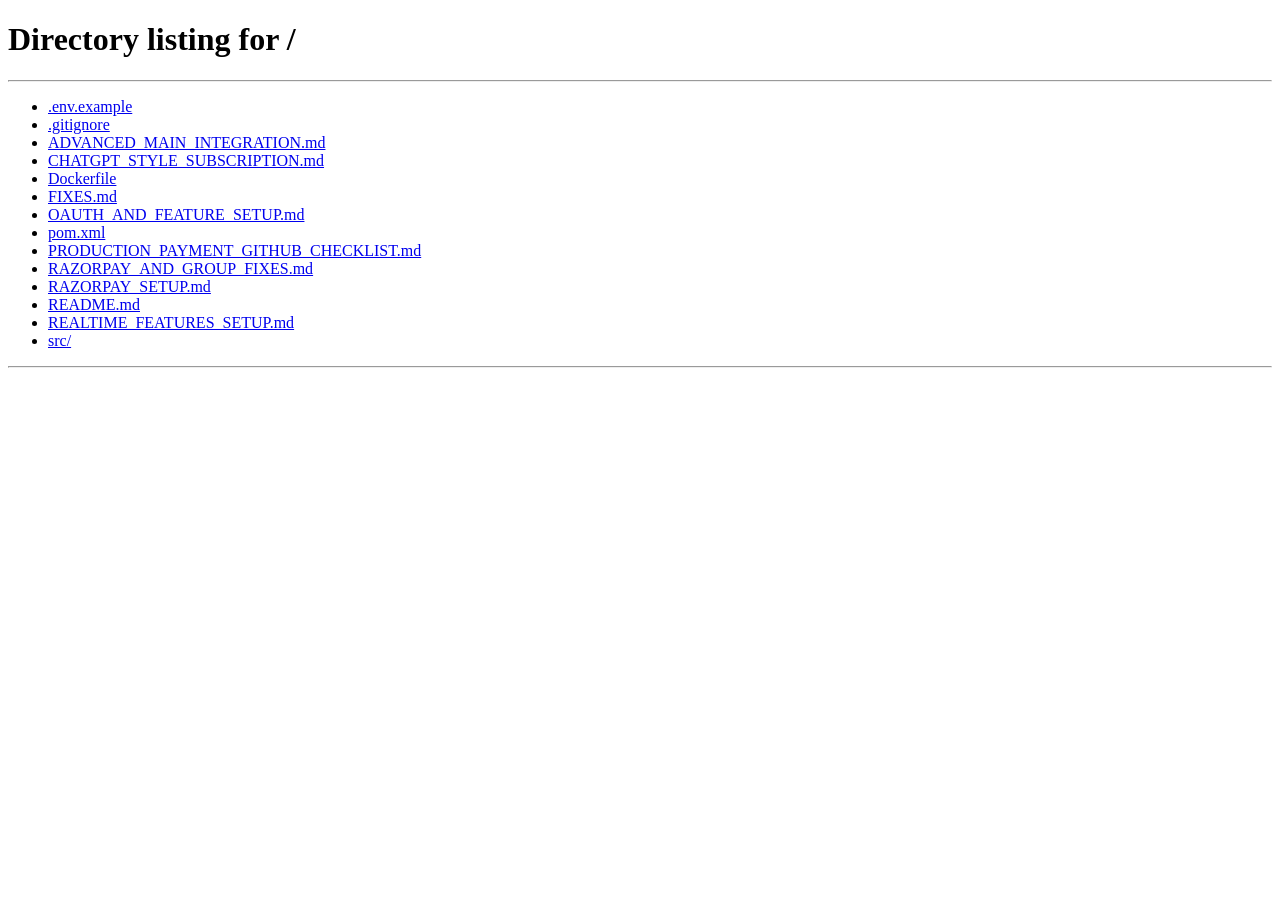
<file: src/main/resources/static/pages/AdvancedPractice.html>
<!DOCTYPE html>
<html lang="en">
<head>
    <meta charset="UTF-8">
    <meta name="viewport" content="width=device-width, initial-scale=1.0">

    <title>StudyBuddy AI - Advanced Practice</title>

    <link rel="stylesheet" href="../css/advanced-practice.css">
</head>

<body>

<header class="navbar">

    <div class="logo">
        🤖 StudyBuddy AI
    </div>

    <nav aria-label="Main Navigation">
        <a href="/">Dashboard</a>
        <a href="/#/start">New Interview</a>
        <a href="/#/voice">Live Interview</a>
        <a href="/#/chat">Chatbot</a>
        <a class="active" href="/pages/AdvancedPractice.html">Advanced</a>
        <a href="/#/history">History</a>
        <a href="/#/progress">Progress</a>
        <a href="/#/badges">Badges</a>
        <a href="/#/profile">Profile</a>
        <a href="/#/subscription">Subscription</a>
        <a href="/" id="advancedLogout">Logout</a>
    </nav>

</header>


<main class="container">

    <section class="hero">

        <span class="badge">
            ⚡ AI POWERED
        </span>

        <h1>
            Advanced Practice Center
        </h1>

        <p>
            Practice interviews, group discussions, coding, resume analysis,
            AI career prediction and live job preparation in one place.
        </p>

    </section>


    <!-- STANDARD INTERVIEW -->

    <section class="standard-card">

        <div>

            <h2>
                🎯 Start Standard Interview
            </h2>

            <p>
                Begin a complete AI-powered interview session.
            </p>

        </div>

        <button
            id="standardInterviewButton"
            class="primary-button"
            type="button">

            Start Standard Interview

        </button>

    </section>


    <!-- PRACTICE OPTIONS -->

    <section class="practice-grid">

        <button
            class="practice-button"
            data-feature="Voice">

            <span class="icon">🎤</span>

            <strong>Voice</strong>

            <small>
                Real-time voice interview
            </small>

        </button>


        <button
            class="practice-button"
            data-feature="Video">

            <span class="icon">🎥</span>

            <strong>Video</strong>

            <small>
                Camera interview simulation
            </small>

        </button>


        <button
            class="practice-button"
            data-feature="Company">

            <span class="icon">🏢</span>

            <strong>Company</strong>

            <small>
                Company-focused questions
            </small>

        </button>


        <button
            class="practice-button"
            data-feature="Coding">

            <span class="icon">💻</span>

            <strong>Coding</strong>

            <small>
                Real coding interview
            </small>

        </button>


        <button
            class="practice-button"
            data-feature="Group">

            <span class="icon">👥</span>

            <strong>Group</strong>

            <small>
                AI group discussion
            </small>

        </button>


        <button
            class="practice-button"
            data-feature="Resume">

            <span class="icon">📄</span>

            <strong>Resume</strong>

            <small>
                AI resume analysis
            </small>

        </button>


        <button
            class="practice-button"
            data-feature="Prediction">

            <span class="icon">🤖</span>

            <strong>AI Prediction</strong>

            <small>
                Career & job prediction
            </small>

        </button>


        <button
            class="practice-button"
            data-feature="Jobs">

            <span class="icon">💼</span>

            <strong>Jobs</strong>

            <small>
                Job matching & preparation
            </small>

        </button>

    </section>


    <!-- CODING PREPARATION -->

    <section class="coding-card">

        <div class="section-heading">

            <span class="badge">
                💻 CODING
            </span>

            <h2>
                Coding Interview Preparation
            </h2>

            <p>
                Practice algorithmic reasoning, code clarity,
                edge cases and interview-style problem solving.
            </p>

        </div>


        <div class="tips-grid">

            <div class="tips">

                <h3>💡 Tips</h3>

                <ul>

                    <li>
                        Write clean and readable code.
                    </li>

                    <li>
                        Explain your thought process.
                    </li>

                    <li>
                        Select the correct data structure.
                    </li>

                    <li>
                        Check edge cases.
                    </li>

                    <li>
                        Analyze time and space complexity.
                    </li>

                </ul>

            </div>


            <div class="tips">

                <h3>🚀 Suggestions</h3>

                <ul>

                    <li>
                        Practice common Java coding problems.
                    </li>

                    <li>
                        Talk through your approach before coding.
                    </li>

                    <li>
                        Keep your implementation simple.
                    </li>

                    <li>
                        Test boundary conditions.
                    </li>

                </ul>

            </div>

        </div>


        <div class="coding-controls">

            <div class="field">

                <label>
                    Language
                </label>

                <select id="language">

                    <option value="Java">
                        Java
                    </option>

                    <option value="Python">
                        Python
                    </option>

                    <option value="C++">
                        C++
                    </option>

                </select>

            </div>


            <div class="field">

                <label>
                    Problem Type
                </label>

                <select id="problemType">

                    <option value="Arrays">
                        Arrays
                    </option>

                    <option value="Strings">
                        Strings
                    </option>

                    <option value="Linked List">
                        Linked List
                    </option>

                    <option value="Stack and Queue">
                        Stack & Queue
                    </option>

                    <option value="Trees">
                        Trees
                    </option>

                    <option value="Graphs">
                        Graphs
                    </option>

                    <option value="Dynamic Programming">
                        Dynamic Programming
                    </option>

                </select>

            </div>


            <div class="field">

                <label>
                    Experience Level
                </label>

                <select id="experienceLevel">

                    <option value="Entry">
                        Entry
                    </option>

                    <option value="Mid">
                        Mid
                    </option>

                    <option value="Senior">
                        Senior
                    </option>

                </select>

            </div>

        </div>


        <button
            id="getCodingPrep"
            class="primary-button">

            🤖 Get Coding Prep

        </button>


        <div
            id="codingOutput"
            class="output-box">

        </div>

    </section>

</main>


<script src="../js/api.js"></script>
<script src="../js/advanced-practice.js"></script>

</body>
</html>
</file>
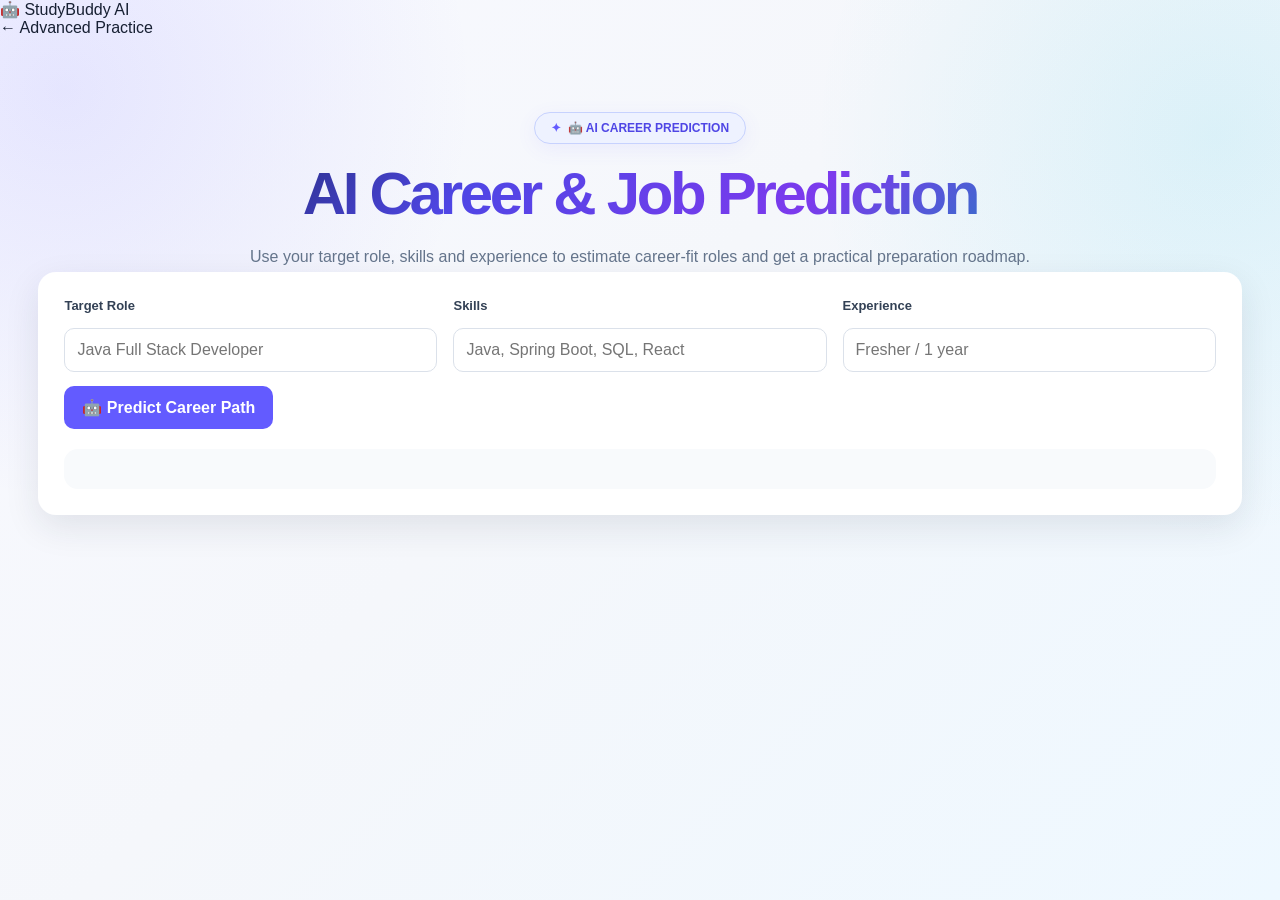
<file: src/main/resources/static/pages/CareerPrediction.html>
<!DOCTYPE html>
<html lang="en"><head><meta charset="UTF-8"><meta name="viewport" content="width=device-width,initial-scale=1.0">
<title>AI Career Prediction</title><link rel="stylesheet" href="../css/advanced-practice.css">
<style>.cardx{background:#fff;border-radius:18px;padding:26px;box-shadow:0 12px 35px rgba(30,41,59,.1);margin-bottom:22px}.grid{display:grid;grid-template-columns:repeat(auto-fit,minmax(220px,1fr));gap:16px}.field label{display:block;font-weight:700;margin-bottom:7px}.field input{width:100%;box-sizing:border-box;padding:12px;border:1px solid #dbe1ea;border-radius:10px}.btnx{border:0;border-radius:10px;padding:12px 18px;background:#635bff;color:#fff;font-weight:700;cursor:pointer;margin-top:14px}.result{margin-top:20px;padding:20px;border-radius:14px;background:#f8fafc;line-height:1.6}.prediction-grid{display:grid;grid-template-columns:repeat(auto-fit,minmax(180px,1fr));gap:12px}.metric{background:#fff;border:1px solid #e2e8f0;border-radius:12px;padding:15px}.metric b{display:block;font-size:24px}</style>
</head><body><header class="navbar"><div class="logo">🤖 StudyBuddy AI</div><nav><a href="AdvancedPractice.html">← Advanced Practice</a></nav></header>
<main class="container"><section class="hero"><span class="badge">🤖 AI CAREER PREDICTION</span><h1>AI Career & Job Prediction</h1><p>Use your target role, skills and experience to estimate career-fit roles and get a practical preparation roadmap.</p></section>
<section class="cardx"><div class="grid"><div class="field"><label>Target Role</label><input id="targetRole" placeholder="Java Full Stack Developer"></div><div class="field"><label>Skills</label><input id="skills" placeholder="Java, Spring Boot, SQL, React"></div><div class="field"><label>Experience</label><input id="experience" placeholder="Fresher / 1 year"></div></div><button id="predict" class="btnx">🤖 Predict Career Path</button><div id="result" class="result"></div></section></main>
<script src="../js/api.js"></script><script src="../js/career-prediction.js"></script></body></html>
</file>
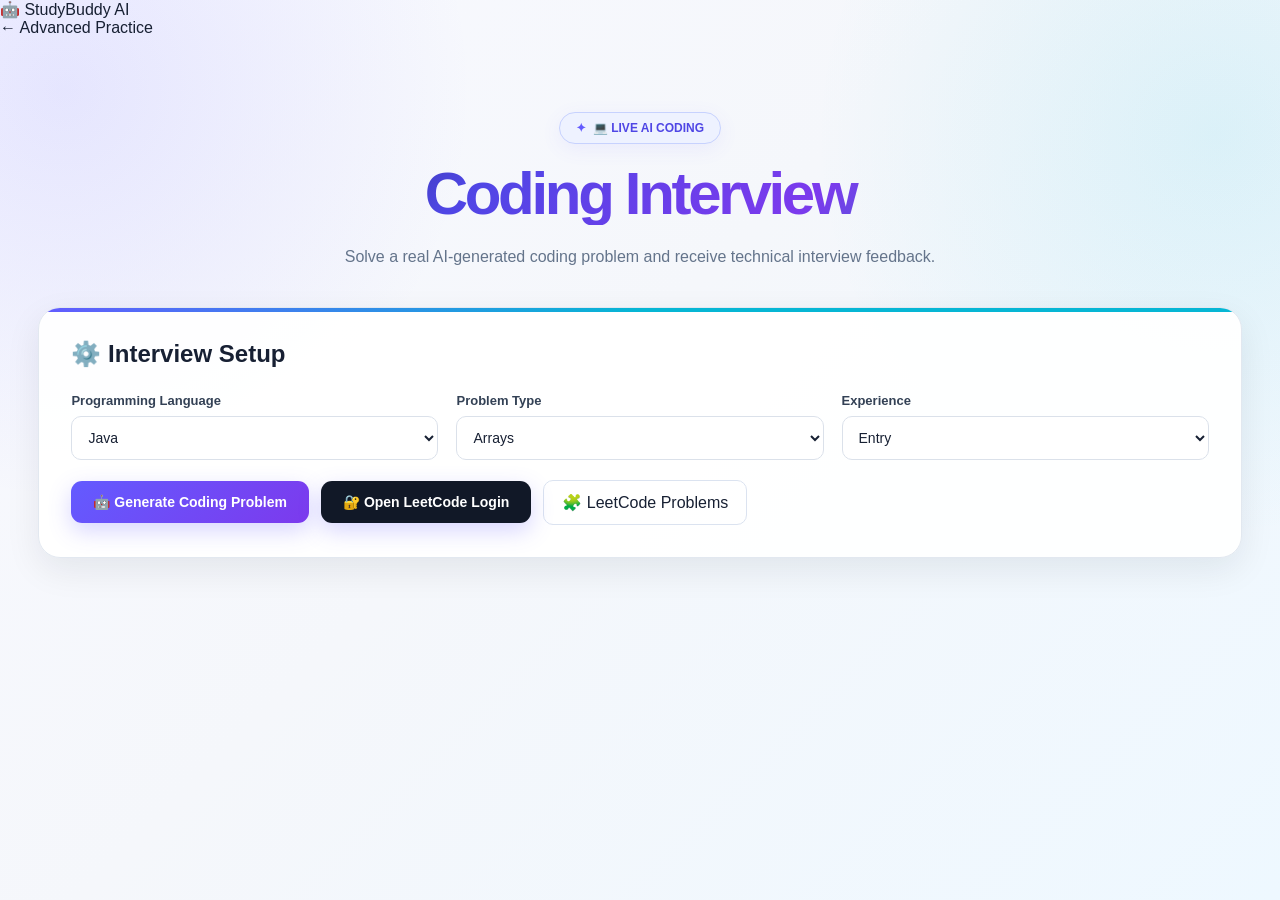
<file: src/main/resources/static/pages/CodingInterview.html>
<!DOCTYPE html>
<html lang="en">

<head>

    <meta charset="UTF-8">

    <meta
        name="viewport"
        content="width=device-width, initial-scale=1.0">

    <title>AI Coding Interview</title>

    <link
        rel="stylesheet"
        href="../css/advanced-practice.css">

</head>


<body>

<header class="navbar">

    <div class="logo">
        🤖 StudyBuddy AI
    </div>

    <nav>

        <a href="AdvancedPractice.html">
            ← Advanced Practice
        </a>

    </nav>

</header>


<main class="container">

    <section class="hero">

        <span class="badge">
            💻 LIVE AI CODING
        </span>

        <h1>
            Coding Interview
        </h1>

        <p>
            Solve a real AI-generated coding problem
            and receive technical interview feedback.
        </p>

    </section>


    <section class="coding-card">

        <h2>
            ⚙️ Interview Setup
        </h2>


        <div class="coding-controls">

            <div class="field">

                <label>
                    Programming Language
                </label>

                <select id="language">

                    <option value="Java">
                        Java
                    </option>

                    <option value="Python">
                        Python
                    </option>

                    <option value="C++">
                        C++
                    </option>

                </select>

            </div>


            <div class="field">

                <label>
                    Problem Type
                </label>

                <select id="problemType">

                    <option value="Arrays">
                        Arrays
                    </option>

                    <option value="Strings">
                        Strings
                    </option>

                    <option value="Linked List">
                        Linked List
                    </option>

                    <option value="Trees">
                        Trees
                    </option>

                    <option value="Graphs">
                        Graphs
                    </option>

                    <option value="Dynamic Programming">
                        Dynamic Programming
                    </option>

                </select>

            </div>


            <div class="field">

                <label>
                    Experience
                </label>

                <select id="experienceLevel">

                    <option value="Entry">
                        Entry
                    </option>

                    <option value="Mid">
                        Mid
                    </option>

                    <option value="Senior">
                        Senior
                    </option>

                </select>

            </div>

        </div>


        <div style="display:flex;gap:12px;flex-wrap:wrap;margin-top:20px;align-items:center;">
        <button
            id="generateProblem"
            class="primary-button">

            🤖 Generate Coding Problem

        </button>
        <a href="https://leetcode.com/accounts/login/" target="_blank" rel="noopener noreferrer" class="primary-button" style="text-decoration:none;background:#111827;">🔐 Open LeetCode Login</a>
        <a href="https://leetcode.com/problemset/" target="_blank" rel="noopener noreferrer" style="padding:12px 18px;border-radius:10px;border:1px solid #dbe3f0;text-decoration:none;">🧩 LeetCode Problems</a>
        </div>


        <div
            id="problemOutput"
            class="output-box">

        </div>

    </section>

</main>


<script src="../js/api.js"></script>
<script src="../js/coding.js"></script>
<script src="../js/future-features.js"></script>

</body>

</html>
</file>
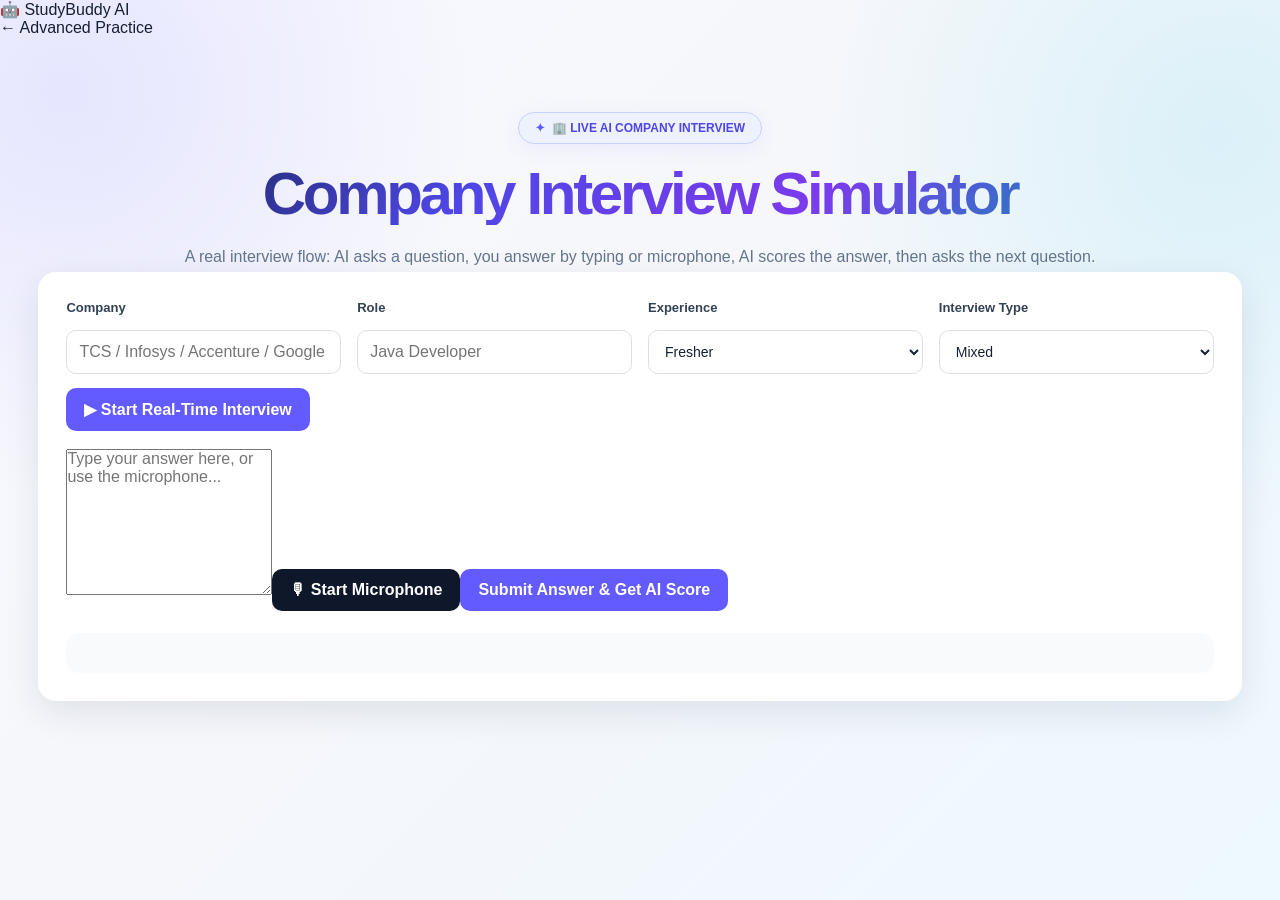
<file: src/main/resources/static/pages/CompanyInterview.html>
<!DOCTYPE html><html lang="en"><head><meta charset="UTF-8"><meta name="viewport" content="width=device-width,initial-scale=1"><title>Live Company AI Interview</title><link rel="stylesheet" href="../css/advanced-practice.css"><style>body{font-family:Arial,sans-serif}.live-card{background:#fff;border-radius:18px;padding:28px;box-shadow:0 12px 35px rgba(30,41,59,.10);margin-bottom:24px}.grid{display:grid;grid-template-columns:repeat(auto-fit,minmax(220px,1fr));gap:16px}.field label{display:block;font-weight:700;margin-bottom:7px}.field input,.field textarea,.field select{width:100%;box-sizing:border-box;padding:12px;border:1px solid #dbe1ea;border-radius:10px}.btnx{border:0;border-radius:10px;padding:12px 18px;background:#635bff;color:white;font-weight:700;cursor:pointer;margin-top:14px}.btnx.secondary{background:#0f172a}.btnx.linkedin{background:#0a66c2}.result{margin-top:22px;padding:20px;border-radius:14px;background:#f8fafc;line-height:1.55}.score-grid{display:grid;grid-template-columns:repeat(auto-fit,minmax(140px,1fr));gap:12px;margin-top:15px}.score{background:#fff;border:1px solid #e2e8f0;border-radius:12px;padding:14px;text-align:center}.score b{display:block;font-size:25px}.pill{display:inline-block;padding:5px 10px;border-radius:99px;background:#e0e7ff;margin:4px}.job{border:1px solid #e2e8f0;border-radius:12px;padding:16px;margin:10px 0;background:white}.job a{font-weight:700;color:#4f46e5}.resource{display:inline-block;padding:10px 13px;border:1px solid #dbe1ea;border-radius:10px;margin:6px 6px 0 0;background:white;text-decoration:none}.question{font-size:20px;font-weight:700;background:#eef2ff;padding:18px;border-radius:12px}.timer{font-size:26px;font-weight:800}.mic-on{background:#dc2626!important}.bar{height:9px;background:#e2e8f0;border-radius:99px;overflow:hidden}.bar i{display:block;height:100%;background:#635bff}</style></head><body><header class="navbar"><div class="logo">🤖 StudyBuddy AI</div><nav><a href="AdvancedPractice.html">← Advanced Practice</a></nav></header><main class="container"><section class="hero"><span class="badge">🏢 LIVE AI COMPANY INTERVIEW</span><h1>Company Interview Simulator</h1><p>A real interview flow: AI asks a question, you answer by typing or microphone, AI scores the answer, then asks the next question.</p></section><section class="live-card"><div class="grid"><div class="field"><label>Company</label><input id="company" placeholder="TCS / Infosys / Accenture / Google"></div><div class="field"><label>Role</label><input id="role" placeholder="Java Developer"></div><div class="field"><label>Experience</label><select id="experience"><option>Fresher</option><option>1-2 Years</option><option>3-5 Years</option><option>5+ Years</option></select></div><div class="field"><label>Interview Type</label><select id="interviewType"><option>Mixed</option><option>Technical</option><option>HR</option><option>Behavioral</option></select></div></div><button id="startCompany" class="btnx">▶ Start Real-Time Interview</button><div id="timer" class="timer" style="margin-top:15px"></div><div id="questionBox" style="margin-top:18px"></div><textarea id="answer" rows="8" placeholder="Type your answer here, or use the microphone..."></textarea><button id="mic" class="btnx secondary">🎙 Start Microphone</button><button id="submitAnswer" class="btnx" disabled>Submit Answer & Get AI Score</button><div id="companyResult" class="result"></div></section></main><script src="../js/api.js"></script><script src="../js/company.js"></script></body></html>
</file>
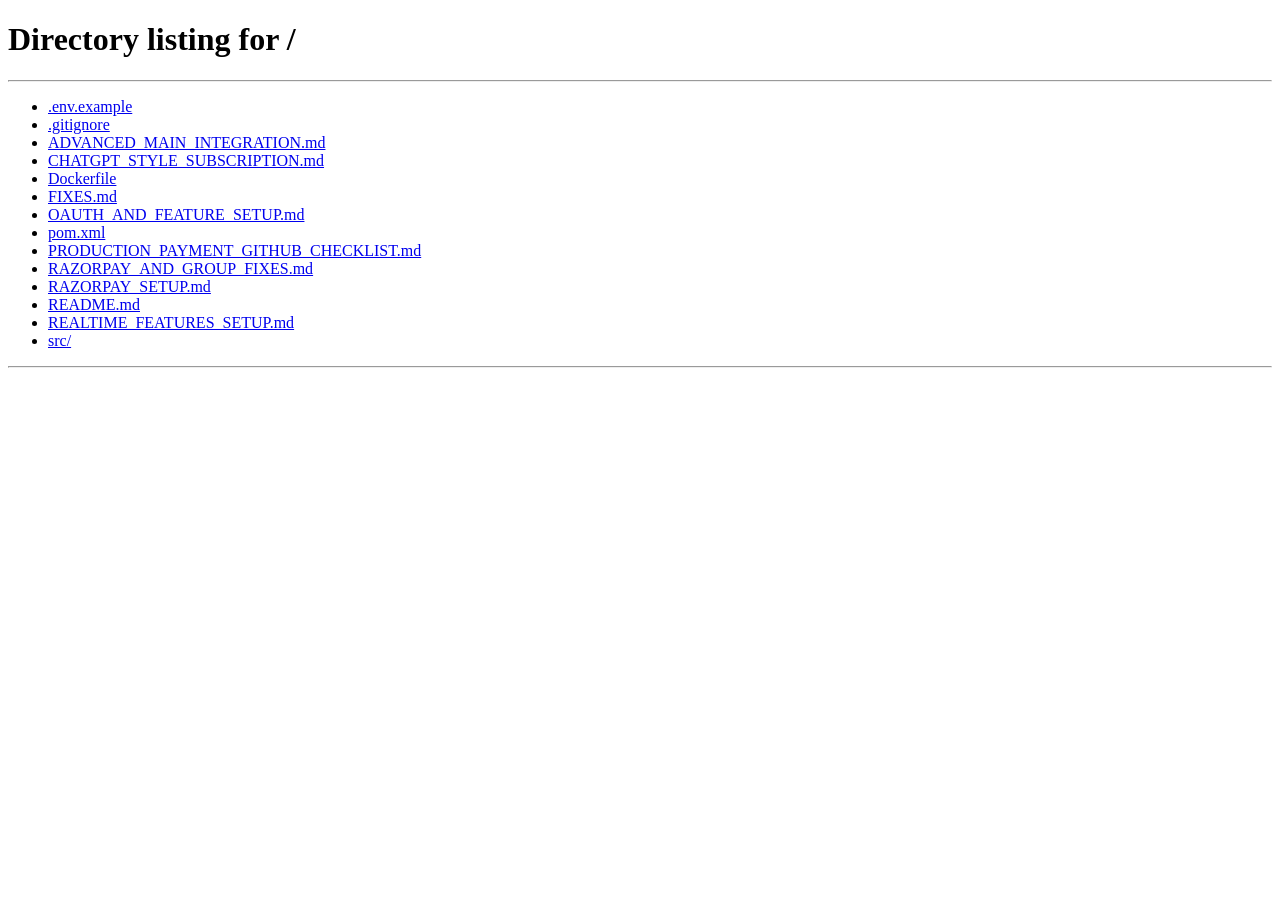
<file: src/main/resources/static/pages/GroupInterview.html>
<!DOCTYPE html>
<html lang="en">
<head>
<meta charset="UTF-8"><meta name="viewport" content="width=device-width,initial-scale=1.0">
<title>StudyBuddy AI — Group Discussion</title>
<link rel="stylesheet" href="../css/advanced-practice.css">
<link rel="stylesheet" href="../css/app.css">
</head>
<body class="gd-page">
<header class="gd-nav">
  <div class="gd-brand">✦ <b>StudyBuddy AI</b></div>
  <nav><a href="../index.html#/dashboard">Dashboard</a><a href="AdvancedPractice.html">Practice</a><a class="active" href="GroupInterview.html">Group Discussion</a></nav>
</header>
<main class="gd-container">
  <section class="gd-hero">
    <div>
      <span class="gd-eyebrow">AI GROUP DISCUSSION LAB</span>
      <h1>Practice group discussions<br><span>with a live AI panel.</span></h1>
      <p>Choose a topic, enter the room, speak naturally, and get feedback on communication, leadership, clarity, teamwork and reasoning.</p>
    </div>
    <div class="gd-hero-stat"><strong>3</strong><span>AI participants</span><small>real-time turns</small></div>
  </section>

  <section class="gd-layout">
    <div class="gd-main-card">
      <div class="gd-section-head"><div><h2>Start a practice session</h2><p>Build your own topic or let StudyBuddy create one.</p></div><span class="gd-live-pill">● LIVE AI</span></div>
      <div class="gd-form-grid">
        <label>Discussion topic<input id="groupTopic" placeholder="e.g. Is AI replacing software developers?"></label>
        <label>Target role<input id="groupRole" value="Java Developer" placeholder="Java Developer / Any Role"></label>
      </div>
      <div class="gd-actions">
        <button id="generateGroupTopic" class="gd-btn gd-secondary">✨ Generate topic</button>
        <button id="generateTenTopics" class="gd-btn gd-secondary">▦ Explore 10 topics</button>
        <button id="startGroup" class="gd-btn gd-primary">▶ Enter discussion room</button>
      </div>
      <div id="topicList" class="gd-topic-list output-box"></div>
      <div class="gd-skills">
        <span>🎯 Clarity</span><span>🤝 Collaboration</span><span>🧠 Reasoning</span><span>👑 Leadership</span><span>⏱️ Time control</span>
      </div>
      <div id="groupChat" class="gd-room"></div>
    </div>

    <aside class="gd-side">
      <div class="gd-side-card">
        <h3>Learning paths</h3>
        <p>Practice the skills that matter in placement and interview GD rounds.</p>
        <div class="gd-path"><b>🎓 Placement GD</b><small>Opening · examples · conclusion</small></div>
        <div class="gd-path"><b>💻 Software & Data</b><small>Technology · business · ethics</small></div>
        <div class="gd-path"><b>👑 Leadership</b><small>Synthesizer · bridge · consensus</small></div>
      </div>
      <div class="gd-side-card">
        <h3>How the room works</h3>
        <ol><li>AI panelists open the discussion.</li><li>You speak or type your response.</li><li>Different AI personas challenge and build on your ideas.</li><li>End the session for an AI scorecard.</li></ol>
      </div>
    </aside>
  </section>
</main>
<script src="../js/api.js"></script><script src="../js/group.js"></script>
</body></html>
</file>
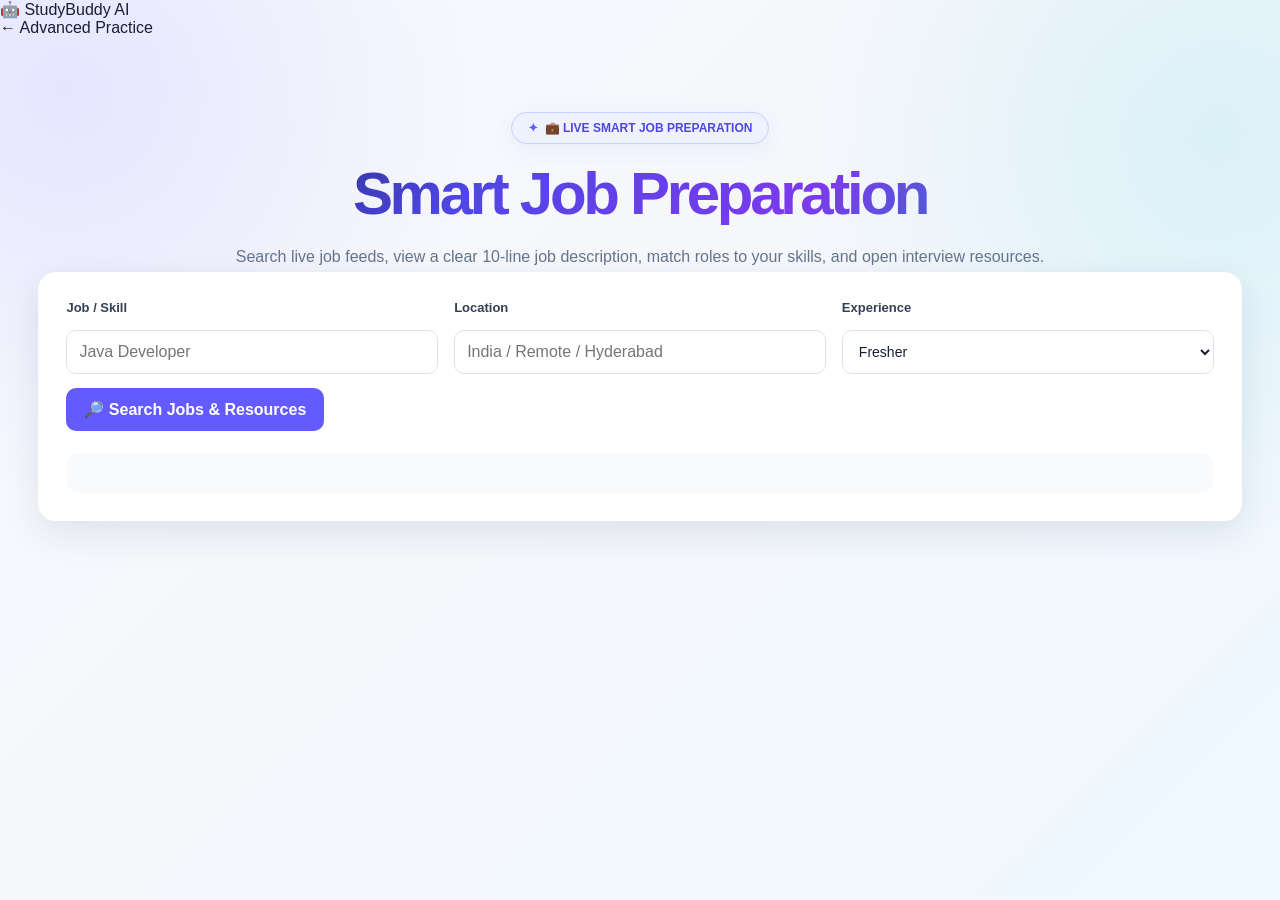
<file: src/main/resources/static/pages/Jobs.html>
<!DOCTYPE html><html lang="en"><head><meta charset="UTF-8"><meta name="viewport" content="width=device-width,initial-scale=1"><title>Smart Job Preparation</title><link rel="stylesheet" href="../css/advanced-practice.css"><style>body{font-family:Arial,sans-serif}.live-card{background:#fff;border-radius:18px;padding:28px;box-shadow:0 12px 35px rgba(30,41,59,.10);margin-bottom:24px}.grid{display:grid;grid-template-columns:repeat(auto-fit,minmax(220px,1fr));gap:16px}.field label{display:block;font-weight:700;margin-bottom:7px}.field input,.field textarea,.field select{width:100%;box-sizing:border-box;padding:12px;border:1px solid #dbe1ea;border-radius:10px}.btnx{border:0;border-radius:10px;padding:12px 18px;background:#635bff;color:white;font-weight:700;cursor:pointer;margin-top:14px}.btnx.secondary{background:#0f172a}.btnx.linkedin{background:#0a66c2}.result{margin-top:22px;padding:20px;border-radius:14px;background:#f8fafc;line-height:1.55}.score-grid{display:grid;grid-template-columns:repeat(auto-fit,minmax(140px,1fr));gap:12px;margin-top:15px}.score{background:#fff;border:1px solid #e2e8f0;border-radius:12px;padding:14px;text-align:center}.score b{display:block;font-size:25px}.pill{display:inline-block;padding:5px 10px;border-radius:99px;background:#e0e7ff;margin:4px}.job{border:1px solid #e2e8f0;border-radius:12px;padding:16px;margin:10px 0;background:white}.job a{font-weight:700;color:#4f46e5}.resource{display:inline-block;padding:10px 13px;border:1px solid #dbe1ea;border-radius:10px;margin:6px 6px 0 0;background:white;text-decoration:none}.question{font-size:20px;font-weight:700;background:#eef2ff;padding:18px;border-radius:12px}.timer{font-size:26px;font-weight:800}.mic-on{background:#dc2626!important}.bar{height:9px;background:#e2e8f0;border-radius:99px;overflow:hidden}.bar i{display:block;height:100%;background:#635bff}</style></head><body><header class="navbar"><div class="logo">🤖 StudyBuddy AI</div><nav><a href="AdvancedPractice.html">← Advanced Practice</a></nav></header><main class="container"><section class="hero"><span class="badge">💼 LIVE SMART JOB PREPARATION</span><h1>Smart Job Preparation</h1><p>Search live job feeds, view a clear 10-line job description, match roles to your skills, and open interview resources.</p></section><section class="live-card"><div class="grid"><div class="field"><label>Job / Skill</label><input id="jobRole" placeholder="Java Developer"></div><div class="field"><label>Location</label><input id="jobLocation" placeholder="India / Remote / Hyderabad"></div><div class="field"><label>Experience</label><select id="jobExperience"><option>Fresher</option><option>1-2 Years</option><option>3-5 Years</option><option>5+ Years</option></select></div></div><button id="searchJobs" class="btnx">🔎 Search Jobs & Resources</button><div id="jobsResult" class="result"></div></section></main><script src="../js/api.js"></script><script src="../js/jobs.js"></script></body></html>
</file>
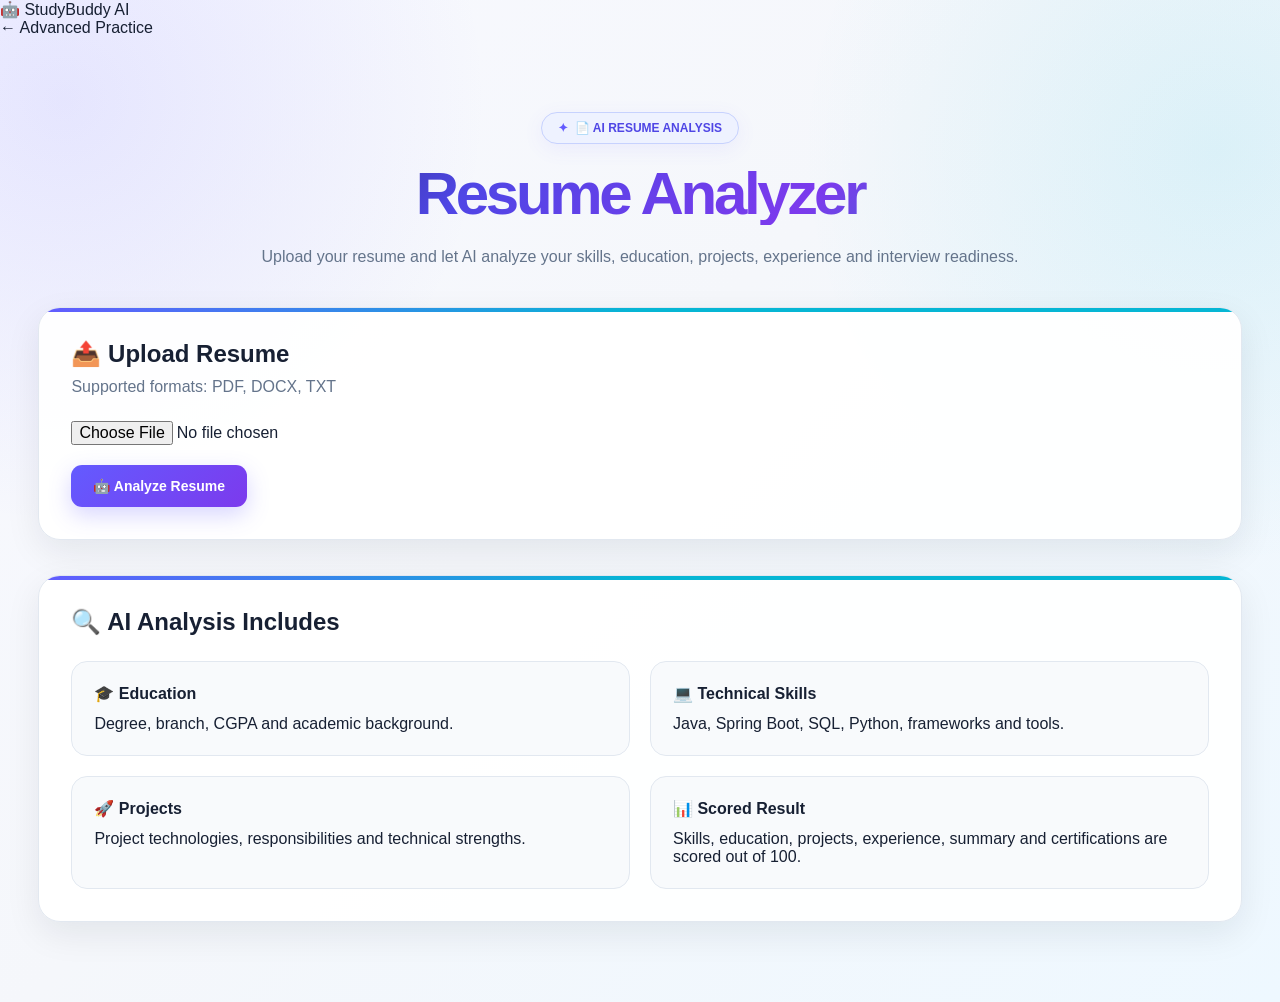
<file: src/main/resources/static/pages/ResumeAnalysis.html>
<!DOCTYPE html>
<html lang="en">
<head>
    <meta charset="UTF-8">
    <meta name="viewport" content="width=device-width, initial-scale=1.0">

    <title>AI Resume Analysis</title>

    <link rel="stylesheet" href="../css/advanced-practice.css">
</head>

<body>

<header class="navbar">

    <div class="logo">
        🤖 StudyBuddy AI
    </div>

    <nav>
        <a href="AdvancedPractice.html">← Advanced Practice</a>
    </nav>

</header>


<main class="container">

    <section class="hero">

        <span class="badge">📄 AI RESUME ANALYSIS</span>

        <h1>Resume Analyzer</h1>

        <p>
            Upload your resume and let AI analyze your
            skills, education, projects, experience and
            interview readiness.
        </p>

    </section>


    <section class="coding-card">

        <h2>📤 Upload Resume</h2>

        <p style="margin-top:10px;color:#64748b;">
            Supported formats: PDF, DOCX, TXT
        </p>


        <div style="margin-top:25px;">

            <input
                type="file"
                id="resumeFile"
                accept=".pdf,.docx,.txt">

        </div>


        <button
            id="analyzeResume"
            class="primary-button"
            style="margin-top:20px;">

            🤖 Analyze Resume

        </button>


        <div
            id="resumeResult"
            class="output-box">

        </div>

    </section>


    <section class="coding-card">

        <h2>🔍 AI Analysis Includes</h2>

        <div class="tips-grid">

            <div class="tips">
                <h3>🎓 Education</h3>
                <p>
                    Degree, branch, CGPA and academic background.
                </p>
            </div>

            <div class="tips">
                <h3>💻 Technical Skills</h3>
                <p>
                    Java, Spring Boot, SQL, Python,
                    frameworks and tools.
                </p>
            </div>

            <div class="tips">
                <h3>🚀 Projects</h3>
                <p>
                    Project technologies, responsibilities
                    and technical strengths.
                </p>
            </div>

            <div class="tips">
                <h3>📊 Scored Result</h3>
                <p>
                    Skills, education, projects, experience, summary and certifications are scored out of 100.
                </p>
            </div>

        </div>

    </section>

</main>


<script src="../js/api.js"></script>
<script src="../js/resume.js"></script>
<script src="../js/future-features.js"></script>

</body>
</html>
</file>
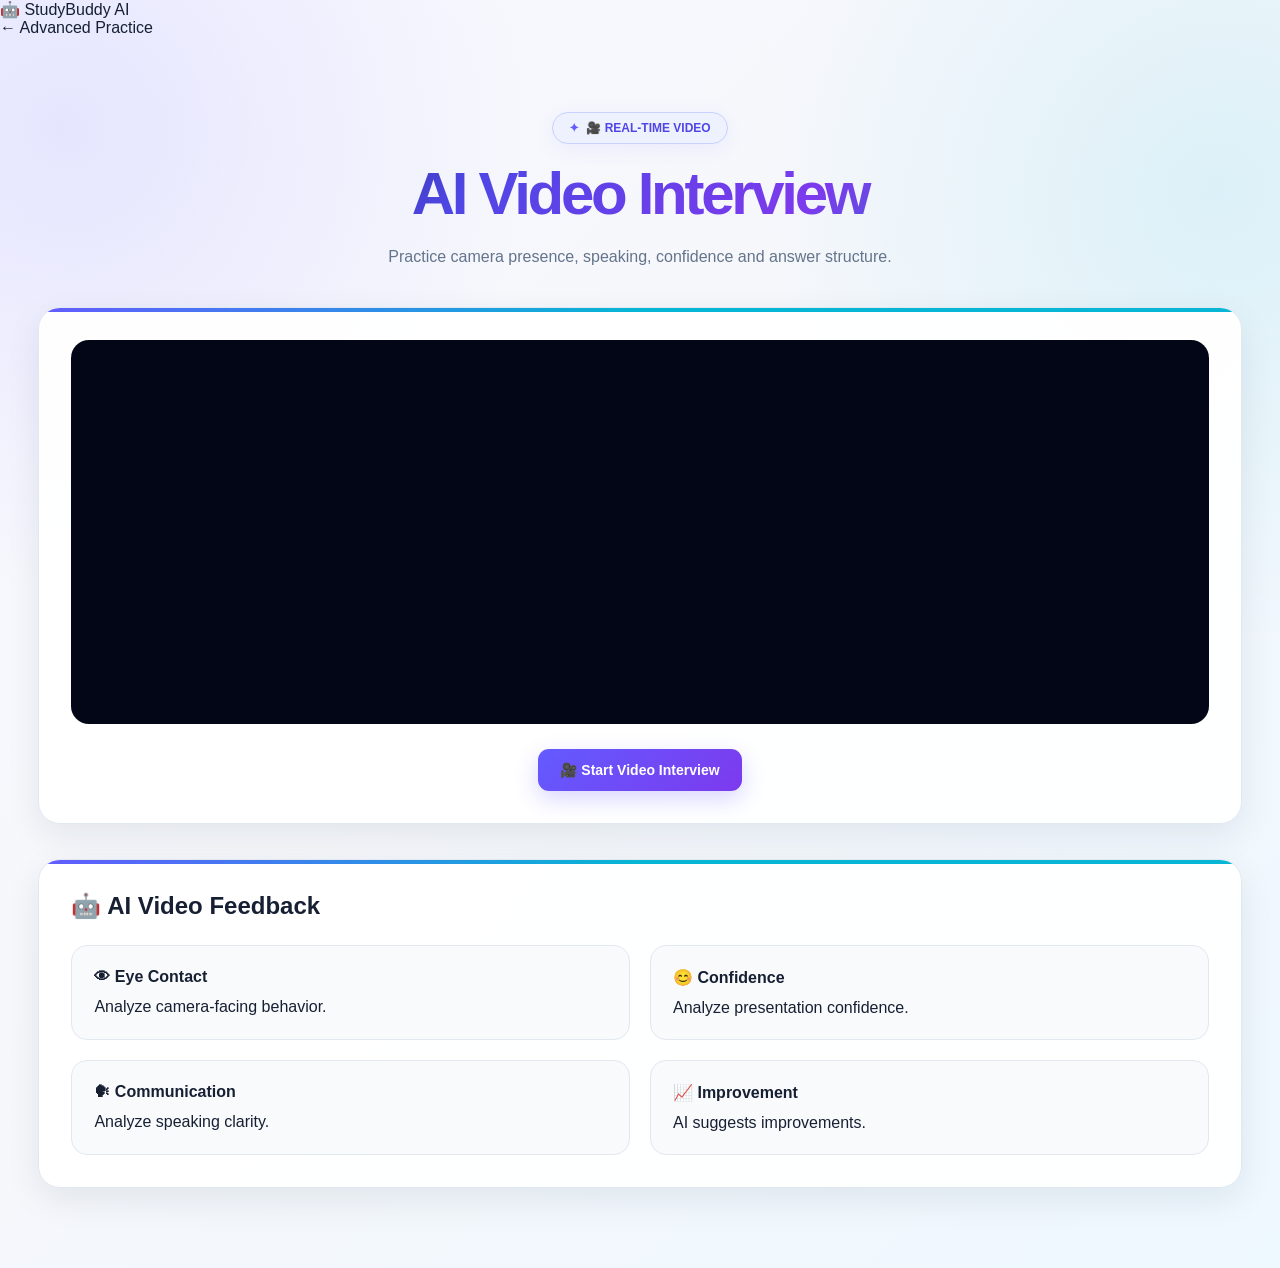
<file: src/main/resources/static/pages/VideoInterview.html>
<!DOCTYPE html>
<html lang="en">

<head>

    <meta charset="UTF-8">

    <meta
        name="viewport"
        content="width=device-width, initial-scale=1.0">

    <title>AI Video Interview</title>

    <link
        rel="stylesheet"
        href="../css/advanced-practice.css">

</head>


<body>

<header class="navbar">

    <div class="logo">
        🤖 StudyBuddy AI
    </div>

    <nav>

        <a href="AdvancedPractice.html">
            ← Advanced Practice
        </a>

    </nav>

</header>


<main class="container">

    <section class="hero">

        <span class="badge">
            🎥 REAL-TIME VIDEO
        </span>

        <h1>
            AI Video Interview
        </h1>

        <p>
            Practice camera presence, speaking,
            confidence and answer structure.
        </p>

    </section>


    <section class="coding-card">

        <div
            style="
            background:#020617;
            border-radius:18px;
            padding:15px;
            text-align:center;
            "
        >

            <video
                id="cameraPreview"
                autoplay
                muted
                playsinline
                style="
                width:100%;
                max-width:700px;
                border-radius:12px;
                "
            ></video>

        </div>


        <div style="text-align:center;margin-top:25px;">

            <button
                id="startVideo"
                class="primary-button">

                🎥 Start Video Interview

            </button>


            <button
                id="stopVideo"
                class="primary-button"
                style="display:none;">

                ⏹ Stop Interview

            </button>

        </div>


        <div
            id="videoFeedback"
            class="output-box">

        </div>

    </section>


    <section class="coding-card">

        <h2>
            🤖 AI Video Feedback
        </h2>

        <div class="tips-grid">

            <div class="tips">
                <h3>👁 Eye Contact</h3>
                <p>
                    Analyze camera-facing behavior.
                </p>
            </div>

            <div class="tips">
                <h3>😊 Confidence</h3>
                <p>
                    Analyze presentation confidence.
                </p>
            </div>

            <div class="tips">
                <h3>🗣 Communication</h3>
                <p>
                    Analyze speaking clarity.
                </p>
            </div>

            <div class="tips">
                <h3>📈 Improvement</h3>
                <p>
                    AI suggests improvements.
                </p>
            </div>

        </div>

    </section>

</main>


<script src="../js/api.js"></script>
<script src="../js/video.js"></script>
<script src="../js/future-features.js"></script>

</body>
</html>
</file>
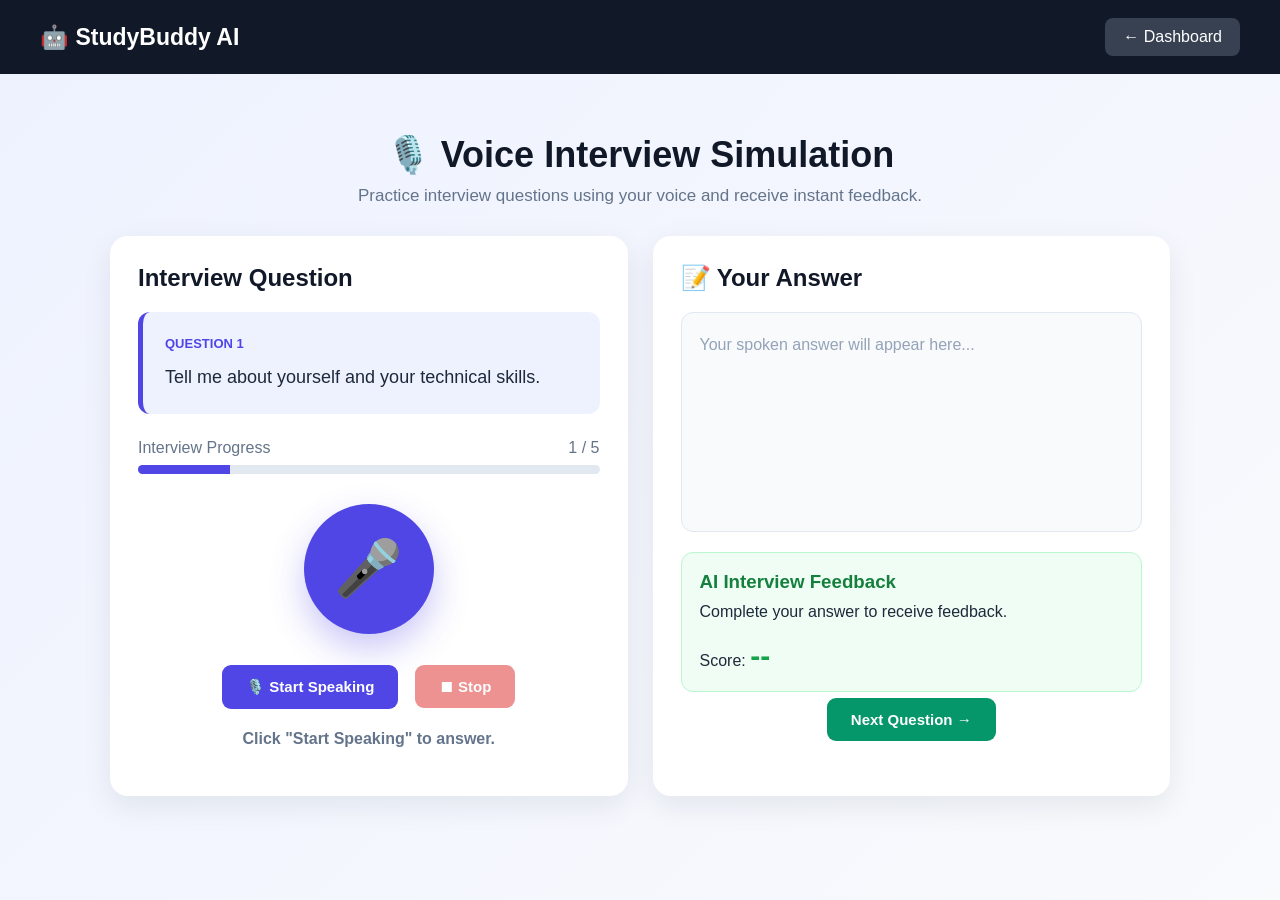
<file: src/main/resources/static/pages/VoiceInterview.html>
<!DOCTYPE html>
<html lang="en">
<head>
    <meta charset="UTF-8">
    <meta name="viewport" content="width=device-width, initial-scale=1.0">

    <title>AI Voice Interview | StudyBuddy AI</title>

    <style>
        * {
            margin: 0;
            padding: 0;
            box-sizing: border-box;
        }

        body {
            font-family: Arial, Helvetica, sans-serif;
            min-height: 100vh;
            background: linear-gradient(135deg, #eef2ff, #f8fafc);
            color: #1e293b;
        }

        /* HEADER */
        .header {
            background: #111827;
            color: white;
            padding: 18px 40px;
            display: flex;
            justify-content: space-between;
            align-items: center;
        }

        .logo {
            font-size: 23px;
            font-weight: bold;
        }

        .back-btn {
            color: white;
            text-decoration: none;
            background: #374151;
            padding: 10px 18px;
            border-radius: 8px;
        }

        .back-btn:hover {
            background: #4b5563;
        }

        /* MAIN */
        .container {
            max-width: 1100px;
            margin: 40px auto;
            padding: 20px;
        }

        .title-section {
            text-align: center;
            margin-bottom: 30px;
        }

        .title-section h1 {
            font-size: 36px;
            margin-bottom: 10px;
            color: #111827;
        }

        .title-section p {
            color: #64748b;
            font-size: 17px;
        }

        /* GRID */
        .interview-grid {
            display: grid;
            grid-template-columns: 1fr 1fr;
            gap: 25px;
        }

        .card {
            background: white;
            border-radius: 18px;
            padding: 28px;
            box-shadow: 0 10px 30px rgba(15, 23, 42, 0.08);
        }

        .card h2 {
            margin-bottom: 20px;
            color: #111827;
        }

        /* QUESTION */
        .question-box {
            background: #eef2ff;
            border-left: 5px solid #4f46e5;
            padding: 22px;
            border-radius: 12px;
            margin-bottom: 25px;
            line-height: 1.6;
            font-size: 18px;
        }

        .question-label {
            font-size: 13px;
            font-weight: bold;
            color: #4f46e5;
            margin-bottom: 8px;
            text-transform: uppercase;
        }

        /* MICROPHONE */
        .mic-area {
            text-align: center;
            padding: 20px;
        }

        .mic {
            width: 130px;
            height: 130px;
            border-radius: 50%;
            margin: 10px auto 25px;
            background: #4f46e5;
            display: flex;
            align-items: center;
            justify-content: center;
            font-size: 55px;
            box-shadow: 0 15px 35px rgba(79, 70, 229, 0.3);
        }

        .mic.recording {
            animation: pulse 1.2s infinite;
            background: #dc2626;
        }

        @keyframes pulse {
            0% {
                transform: scale(1);
                box-shadow: 0 0 0 0 rgba(220, 38, 38, 0.5);
            }

            70% {
                transform: scale(1.08);
                box-shadow: 0 0 0 25px rgba(220, 38, 38, 0);
            }

            100% {
                transform: scale(1);
                box-shadow: 0 0 0 0 rgba(220, 38, 38, 0);
            }
        }

        /* BUTTONS */
        .buttons {
            text-align: center;
        }

        button {
            border: none;
            padding: 13px 24px;
            margin: 6px;
            border-radius: 9px;
            font-size: 15px;
            font-weight: bold;
            cursor: pointer;
        }

        .start-btn {
            background: #4f46e5;
            color: white;
        }

        .start-btn:hover {
            background: #4338ca;
        }

        .stop-btn {
            background: #dc2626;
            color: white;
        }

        .stop-btn:hover {
            background: #b91c1c;
        }

        .next-btn {
            background: #059669;
            color: white;
        }

        .next-btn:hover {
            background: #047857;
        }

        button:disabled {
            opacity: 0.5;
            cursor: not-allowed;
        }

        /* STATUS */
        .status {
            text-align: center;
            margin-top: 15px;
            color: #64748b;
            font-weight: bold;
        }

        /* ANSWER */
        .answer-box {
            min-height: 220px;
            background: #f8fafc;
            border: 1px solid #e2e8f0;
            border-radius: 12px;
            padding: 18px;
            line-height: 1.7;
            color: #334155;
        }

        .placeholder {
            color: #94a3b8;
        }

        /* FEEDBACK */
        .feedback {
            margin-top: 20px;
            padding: 18px;
            border-radius: 12px;
            background: #f0fdf4;
            border: 1px solid #bbf7d0;
        }

        .feedback h3 {
            color: #15803d;
            margin-bottom: 10px;
        }

        .score {
            font-size: 30px;
            font-weight: bold;
            color: #16a34a;
        }

        /* PROGRESS */
        .progress-area {
            margin-top: 25px;
        }

        .progress-info {
            display: flex;
            justify-content: space-between;
            margin-bottom: 8px;
            color: #64748b;
        }

        .progress {
            height: 9px;
            background: #e2e8f0;
            border-radius: 10px;
            overflow: hidden;
        }

        .progress-bar {
            height: 100%;
            width: 20%;
            background: #4f46e5;
            transition: width 0.4s;
        }

        /* RESPONSIVE */
        @media (max-width: 800px) {
            .interview-grid {
                grid-template-columns: 1fr;
            }

            .header {
                padding: 15px 20px;
            }

            .title-section h1 {
                font-size: 28px;
            }
        }
    </style>
</head>

<body>

<header class="header">

    <div class="logo">
        🤖 StudyBuddy AI
    </div>

    <a href="../index.html" class="back-btn">
        ← Dashboard
    </a>

</header>


<main class="container">

    <section class="title-section">

        <h1>🎙️ Voice Interview Simulation</h1>

        <p>
            Practice interview questions using your voice and receive instant feedback.
        </p>

    </section>


    <div class="interview-grid">

        <!-- QUESTION CARD -->

        <div class="card">

            <h2>Interview Question</h2>

            <div class="question-box">

                <div class="question-label">
                    Question 1
                </div>

                <div id="question">
                    Tell me about yourself and your technical skills.
                </div>

            </div>


            <div class="progress-area">

                <div class="progress-info">

                    <span>Interview Progress</span>

                    <span id="progressText">
                        1 / 5
                    </span>

                </div>

                <div class="progress">

                    <div
                        class="progress-bar"
                        id="progressBar">
                    </div>

                </div>

            </div>


            <div class="mic-area">

                <div
                    class="mic"
                    id="mic">
                    🎤
                </div>

                <div class="buttons">

                    <button
                        class="start-btn"
                        id="startBtn"
                        onclick="startInterview()">

                        🎙️ Start Speaking

                    </button>

                    <button
                        class="stop-btn"
                        id="stopBtn"
                        onclick="stopInterview()"
                        disabled>

                        ⏹ Stop

                    </button>

                </div>

                <div
                    class="status"
                    id="status">

                    Click "Start Speaking" to answer.

                </div>

            </div>

        </div>


        <!-- ANSWER CARD -->

        <div class="card">

            <h2>📝 Your Answer</h2>

            <div
                class="answer-box"
                id="answer">

                <span class="placeholder">
                    Your spoken answer will appear here...
                </span>

            </div>


            <div class="feedback">

                <h3>AI Interview Feedback</h3>

                <p id="feedbackText">
                    Complete your answer to receive feedback.
                </p>

                <br>

                <span>
                    Score:
                </span>

                <span
                    class="score"
                    id="score">

                    --

                </span>

            </div>


            <div class="buttons">

                <button
                    class="next-btn"
                    onclick="nextQuestion()">

                    Next Question →

                </button>

            </div>

        </div>

    </div>

</main>


<script>

let recognition = null;

let isRecording = false;

let questionIndex = 0;

let questions = [

    "Tell me about yourself and your technical skills.",

    "What is your strongest programming language and why?",

    "Explain one project that you have developed.",

    "What is the difference between OOP and procedural programming?",

    "Why should we hire you for this position?"

];


function startInterview() {

    const SpeechRecognition =
        window.SpeechRecognition ||
        window.webkitSpeechRecognition;

    if (!SpeechRecognition) {

        document.getElementById("status").innerText =
            "Speech recognition is not supported. Please use Google Chrome.";

        return;
    }


    recognition = new SpeechRecognition();

    recognition.lang = "en-US";

    recognition.continuous = true;

    recognition.interimResults = true;


    recognition.onstart = function () {

        isRecording = true;

        document.getElementById("mic")
            .classList.add("recording");

        document.getElementById("status").innerText =
            "🎙️ Listening... Speak your answer.";

        document.getElementById("startBtn").disabled = true;

        document.getElementById("stopBtn").disabled = false;

    };


    recognition.onresult = function(event) {

        let transcript = "";

        for (
            let i = event.resultIndex;
            i < event.results.length;
            i++
        ) {

            transcript +=
                event.results[i][0].transcript;

        }


        document.getElementById("answer").innerText =
            transcript;

    };


    recognition.onerror = function(event) {

        document.getElementById("status").innerText =
            "Speech recognition error: " +
            event.error;

    };


    recognition.onend = function() {

        isRecording = false;

        document.getElementById("mic")
            .classList.remove("recording");

        document.getElementById("startBtn").disabled = false;

        document.getElementById("stopBtn").disabled = true;

        document.getElementById("status").innerText =
            "Recording completed.";

        generateFeedback();

    };


    recognition.start();

}


function stopInterview() {

    if (recognition && isRecording) {

        recognition.stop();

    }

}


function generateFeedback() {

    const answer =
        document.getElementById("answer")
        .innerText.trim();


    if (
        answer === "" ||
        answer === "Your spoken answer will appear here..."
    ) {

        return;

    }


    let score = 70;


    if (answer.length > 100) {

        score += 10;

    }

    if (answer.length > 250) {

        score += 10;

    }


    if (
        answer.toLowerCase().includes("java") ||
        answer.toLowerCase().includes("spring") ||
        answer.toLowerCase().includes("python") ||
        answer.toLowerCase().includes("sql")
    ) {

        score += 5;

    }


    if (score > 100) {

        score = 100;

    }


    document.getElementById("score")
        .innerText = score + "/100";


    if (score >= 85) {

        document.getElementById("feedbackText").innerText =
            "Excellent answer. Your response is detailed and technically relevant.";

    }
    else if (score >= 70) {

        document.getElementById("feedbackText").innerText =
            "Good answer. Try adding more specific technical examples and project experience.";

    }
    else {

        document.getElementById("feedbackText").innerText =
            "Try giving a more structured answer with your skills, projects and achievements.";

    }

}


function nextQuestion() {

    questionIndex++;


    if (questionIndex >= questions.length) {

        questionIndex = 0;

    }


    document.getElementById("question")
        .innerText =
        questions[questionIndex];


    document.getElementById("progressText")
        .innerText =
        (questionIndex + 1) + " / " + questions.length;


    const percentage =
        ((questionIndex + 1) / questions.length) * 100;


    document.getElementById("progressBar")
        .style.width =
        percentage + "%";


    document.getElementById("answer").innerHTML =
        '<span class="placeholder">' +
        'Your spoken answer will appear here...' +
        '</span>';


    document.getElementById("feedbackText").innerText =
        "Complete your answer to receive feedback.";


    document.getElementById("score").innerText =
        "--";


    document.getElementById("status").innerText =
        'Click "Start Speaking" to answer.';

}

</script>

<script src="../js/api.js"></script>
<script src="../js/future-features.js"></script>

</body>
</html>
</file>
<file: src/main/resources/static/css/advanced-practice.css>
/* =========================================================
   AI INTERVIEW COACH — ADVANCED PROFESSIONAL UI
   Modern AI Dashboard / Glassmorphism / Responsive
========================================================= */

:root {
    --primary: #635bff;
    --primary-dark: #4f46e5;
    --primary-light: #818cf8;
    --secondary: #8b5cf6;
    --accent: #06b6d4;
    --pink: #ec4899;

    --success: #22c55e;
    --warning: #f59e0b;
    --danger: #ef4444;

    --bg: #f5f7ff;
    --surface: #ffffff;
    --surface-soft: #f8faff;

    --text: #172033;
    --text-secondary: #64748b;
    --muted: #94a3b8;

    --border: #e5e7eb;
    --border-light: rgba(255,255,255,.55);

    --radius: 18px;
    --radius-sm: 12px;

    --shadow-sm:
        0 6px 20px rgba(15, 23, 42, .05);

    --shadow:
        0 15px 45px rgba(15, 23, 42, .08);

    --shadow-lg:
        0 25px 70px rgba(15, 23, 42, .12);

    --glow:
        0 0 35px rgba(99, 91, 255, .18);

    --transition:
        all .25s cubic-bezier(.4,0,.2,1);
}


/* =========================================================
   GLOBAL RESET
========================================================= */

* {
    box-sizing: border-box;
    margin: 0;
    padding: 0;
}

html {
    scroll-behavior: smooth;
}

body {
    min-height: 100vh;

    font-family:
        Inter,
        "Segoe UI",
        Arial,
        Helvetica,
        sans-serif;

    color: var(--text);

    background:
        radial-gradient(
            circle at 0% 0%,
            rgba(99,91,255,.12),
            transparent 28%
        ),
        radial-gradient(
            circle at 100% 10%,
            rgba(6,182,212,.10),
            transparent 30%
        ),
        linear-gradient(
            135deg,
            #f8faff,
            #f4f6fb
        );

    overflow-x: hidden;
}

button,
input,
select,
textarea {
    font-family: inherit;
}

button {
    cursor: pointer;
}

a {
    color: inherit;
}


/* =========================================================
   THEME CONTAINER
========================================================= */

.theme-container {
    min-height: 100vh;
    position: relative;
    overflow-x: hidden;
}


/* =========================================================
   AI BACKGROUND
========================================================= */

.theme-bg,
.theme-gradients,
.theme-grid,
.theme-lines,
.theme-nodes {
    position: fixed;
    inset: 0;
    pointer-events: none;
    z-index: -1;
}

.theme-bg {
    background:
        radial-gradient(
            circle at 10% 10%,
            rgba(99,91,255,.08),
            transparent 30%
        ),
        radial-gradient(
            circle at 90% 20%,
            rgba(14,165,233,.07),
            transparent 30%
        );
}

.theme-gradients::before,
.theme-gradients::after {
    content: "";

    position: absolute;

    width: 420px;
    height: 420px;

    border-radius: 50%;

    filter: blur(100px);

    opacity: .12;
}

.theme-gradients::before {
    top: -220px;
    left: -150px;

    background:
        linear-gradient(
            135deg,
            #635bff,
            #8b5cf6
        );

    animation: floatOne 14s ease-in-out infinite alternate;
}

.theme-gradients::after {
    right: -180px;
    bottom: -200px;

    background:
        linear-gradient(
            135deg,
            #06b6d4,
            #ec4899
        );

    animation: floatTwo 16s ease-in-out infinite alternate;
}

@keyframes floatOne {
    from {
        transform: translate(0,0) scale(1);
    }

    to {
        transform: translate(100px,80px) scale(1.2);
    }
}

@keyframes floatTwo {
    from {
        transform: translate(0,0) scale(1);
    }

    to {
        transform: translate(-100px,-70px) scale(1.2);
    }
}


/* =========================================================
   HEADER
========================================================= */

.app-header {
    min-height: 72px;

    padding: 12px 35px;

    display: flex;
    align-items: center;
    justify-content: space-between;

    gap: 25px;

    position: sticky;
    top: 0;
    z-index: 1000;

    background:
        rgba(255,255,255,.88);

    border-bottom:
        1px solid rgba(226,232,240,.85);

    backdrop-filter: blur(20px);
    -webkit-backdrop-filter: blur(20px);

    box-shadow:
        0 8px 30px rgba(15,23,42,.05);
}

.header-left {
    display: flex;
    align-items: center;
    gap: 12px;
}

.header-left h1 {
    font-size: 21px;
    font-weight: 850;

    letter-spacing: -.04em;

    background:
        linear-gradient(
            135deg,
            #4f46e5,
            #8b5cf6,
            #0891b2
        );

    -webkit-background-clip: text;
    background-clip: text;

    color: transparent;

    white-space: nowrap;
}


/* =========================================================
   NAVIGATION
========================================================= */

.nav {
    display: flex;

    align-items: center;
    justify-content: flex-end;

    flex-wrap: wrap;

    gap: 6px;
}

.nav-link,
.logout-btn {
    border: 1px solid transparent;

    padding: 9px 12px;

    border-radius: 10px;

    background: transparent;

    color: #64748b;

    font-size: 13px;
    font-weight: 650;

    transition: var(--transition);
}

.nav-link:hover {
    color: var(--primary);

    background:
        rgba(99,91,255,.08);

    border-color:
        rgba(99,91,255,.12);

    transform: translateY(-1px);
}

.nav-link.active {
    color: white;

    background:
        linear-gradient(
            135deg,
            var(--primary),
            var(--secondary)
        );

    box-shadow:
        0 7px 22px rgba(99,91,255,.25);
}

.logout-btn {
    margin-left: 5px;

    color: white;

    background:
        linear-gradient(
            135deg,
            #ef4444,
            #dc2626
        );

    box-shadow:
        0 6px 18px rgba(239,68,68,.18);
}

.logout-btn:hover {
    transform: translateY(-2px);

    box-shadow:
        0 10px 25px rgba(239,68,68,.28);
}


/* =========================================================
   PAGE NAVIGATION
========================================================= */

.page-navigation {
    width: min(1200px,94%);

    margin: 25px auto 0;

    padding: 10px;

    display: flex;
    justify-content: center;
    align-items: center;

    flex-wrap: wrap;

    gap: 7px;

    background:
        rgba(255,255,255,.78);

    border:
        1px solid rgba(226,232,240,.9);

    border-radius: 16px;

    box-shadow: var(--shadow-sm);

    backdrop-filter: blur(15px);
}

.page-navigation a {
    text-decoration: none;

    padding: 9px 13px;

    border-radius: 9px;

    color: #475569;

    background:
        rgba(248,250,252,.8);

    border:
        1px solid #e2e8f0;

    font-size: 13px;
    font-weight: 650;

    transition: var(--transition);
}

.page-navigation a:hover {
    color: var(--primary);

    background:
        rgba(238,242,255,.9);

    border-color:
        #c7d2fe;

    transform: translateY(-2px);
}


/* =========================================================
   MAIN CONTAINER
========================================================= */

.container {
    width: min(1400px,94%);

    margin: auto;

    padding:
        45px 0 80px;
}


/* =========================================================
   HERO
========================================================= */

.hero {
    max-width: 900px;

    margin: 25px auto 0;

    text-align: center;
}

.badge {
    display: inline-flex;

    align-items: center;
    gap: 7px;

    padding: 8px 15px;

    margin-bottom: 17px;

    color: #4f46e5;

    background:
        linear-gradient(
            135deg,
            rgba(99,91,255,.10),
            rgba(139,92,246,.08)
        );

    border:
        1px solid rgba(99,91,255,.15);

    border-radius: 999px;

    font-size: 12px;
    font-weight: 800;

    box-shadow:
        0 5px 20px rgba(99,91,255,.08);
}

.badge::before {
    content: "✦";

    color: var(--primary);
}

.hero h1 {
    font-size:
        clamp(34px,5vw,52px);

    line-height: 1.08;

    letter-spacing: -.055em;

    margin-bottom: 18px;

    background:
        linear-gradient(
            135deg,
            #172033 20%,
            #4f46e5 55%,
            #8b5cf6 80%
        );

    -webkit-background-clip: text;
    background-clip: text;

    color: transparent;
}

.hero p {
    max-width: 760px;

    margin: auto;

    color: #64748b;

    font-size: 16px;

    line-height: 1.8;
}


/* =========================================================
   QUICK ACCESS
========================================================= */

.quick-access {
    margin-top: 65px;
}

.quick-access h2 {
    text-align: center;

    font-size: 29px;

    letter-spacing: -.035em;

    margin-bottom: 8px;
}

.quick-access > p {
    text-align: center;

    color: #64748b;

    margin-bottom: 30px;
}


/* =========================================================
   STANDARD CARD
========================================================= */

.standard-card {
    margin-top: 40px;

    padding: 28px;

    display: flex;

    align-items: center;

    justify-content: space-between;

    gap: 25px;

    background:
        rgba(255,255,255,.88);

    border:
        1px solid rgba(226,232,240,.9);

    border-radius: 20px;

    box-shadow: var(--shadow);

    backdrop-filter: blur(18px);

    transition: var(--transition);
}

.standard-card:hover {
    transform: translateY(-4px);

    box-shadow: var(--shadow-lg);

    border-color:
        rgba(99,91,255,.2);
}

.standard-card h2 {
    letter-spacing: -.025em;
}

.standard-card p {
    margin-top: 7px;

    color: #64748b;

    line-height: 1.6;
}


/* =========================================================
   PRIMARY BUTTON
========================================================= */

.primary-button {
    position: relative;

    border: none;

    padding: 13px 23px;

    border-radius: 11px;

    color: white;

    background:
        linear-gradient(
            135deg,
            var(--primary),
            var(--secondary)
        );

    font-size: 14px;

    font-weight: 750;

    box-shadow:
        0 9px 25px rgba(99,91,255,.24);

    overflow: hidden;

    transition: var(--transition);
}

.primary-button::before {
    content: "";

    position: absolute;

    inset: 0;

    background:
        linear-gradient(
            90deg,
            transparent,
            rgba(255,255,255,.25),
            transparent
        );

    transform: translateX(-100%);

    transition: .5s;
}

.primary-button:hover::before {
    transform: translateX(100%);
}

.primary-button:hover {
    transform: translateY(-3px);

    box-shadow:
        0 15px 35px rgba(99,91,255,.34);
}

.primary-button:active {
    transform: translateY(0);
}


/* =========================================================
   PRACTICE GRID
========================================================= */

.practice-grid {
    margin-top: 28px;

    display: grid;

    grid-template-columns:
        repeat(4,minmax(0,1fr));

    gap: 18px;
}


/* =========================================================
   PRACTICE CARD
========================================================= */

.practice-button {
    position: relative;

    min-height: 180px;

    padding: 24px;

    display: flex;

    flex-direction: column;

    gap: 9px;

    text-align: left;

    text-decoration: none;

    color: var(--text);

    background:
        rgba(255,255,255,.9);

    border:
        1px solid #e2e8f0;

    border-radius: 18px;

    box-shadow: var(--shadow-sm);

    overflow: hidden;

    transition: var(--transition);
}

.practice-button::before {
    content: "";

    position: absolute;

    left: 0;
    right: 0;
    top: 0;

    height: 3px;

    background:
        linear-gradient(
            90deg,
            var(--primary),
            var(--secondary),
            var(--accent)
        );

    transform: scaleX(0);

    transform-origin: left;

    transition: .3s;
}

.practice-button:hover::before {
    transform: scaleX(1);
}

.practice-button:hover {
    transform:
        translateY(-7px);

    border-color:
        rgba(99,91,255,.25);

    box-shadow:
        0 20px 45px rgba(15,23,42,.10);
}

.practice-button .icon {
    width: 52px;
    height: 52px;

    display: flex;

    align-items: center;
    justify-content: center;

    margin-bottom: 5px;

    border-radius: 14px;

    background:
        linear-gradient(
            135deg,
            rgba(99,91,255,.12),
            rgba(139,92,246,.08)
        );

    font-size: 27px;

    transition: var(--transition);
}

.practice-button:hover .icon {
    transform:
        rotate(-5deg)
        scale(1.08);

    box-shadow:
        0 8px 25px rgba(99,91,255,.12);
}

.practice-button strong {
    font-size: 17px;

    letter-spacing: -.015em;
}

.practice-button small {
    color: #64748b;

    line-height: 1.55;
}


/* =========================================================
   CODING CARD
========================================================= */

.coding-card {
    margin-top: 40px;

    padding: 32px;

    background:
        rgba(255,255,255,.92);

    border:
        1px solid rgba(226,232,240,.95);

    border-radius: 22px;

    box-shadow: var(--shadow-lg);

    position: relative;

    overflow: hidden;
}

.coding-card::before {
    content: "";

    position: absolute;

    top: 0;
    left: 0;
    right: 0;

    height: 4px;

    background:
        linear-gradient(
            90deg,
            var(--primary),
            var(--secondary),
            var(--accent)
        );
}


/* =========================================================
   SECTION HEADING
========================================================= */

.section-heading h2 {
    margin: 5px 0 8px;

    font-size: 24px;

    letter-spacing: -.035em;
}

.section-heading p {
    color: #64748b;

    line-height: 1.65;
}


/* =========================================================
   TIPS
========================================================= */

.tips-grid {
    margin-top: 26px;

    display: grid;

    grid-template-columns:
        repeat(2,minmax(0,1fr));

    gap: 18px;
}

.tips {
    padding: 23px;

    border-radius: 16px;

    background:
        linear-gradient(
            145deg,
            #f8faff,
            #f4f6fb
        );

    border:
        1px solid #e8edf5;

    transition: var(--transition);
}

.tips:hover {
    transform: translateY(-3px);

    box-shadow:
        0 12px 30px rgba(15,23,42,.06);
}

.tips h3 {
    margin-bottom: 13px;

    font-size: 16px;
}

.tips ul {
    padding-left: 20px;
}

.tips li {
    margin-bottom: 9px;

    color: #475569;

    line-height: 1.55;
}


/* =========================================================
   CODING CONTROLS
========================================================= */

.coding-controls {
    margin-top: 27px;

    display: grid;

    grid-template-columns:
        repeat(3,minmax(0,1fr));

    gap: 18px;
}

.field {
    display: flex;

    flex-direction: column;

    gap: 8px;
}

.field label {
    color: #334155;

    font-size: 13px;

    font-weight: 750;
}

.field select {
    width: 100%;

    padding: 13px 14px;

    border:
        1px solid #dbe1ea;

    border-radius: 10px;

    background: white;

    color: #172033;

    outline: none;

    font-size: 14px;

    cursor: pointer;

    transition: var(--transition);
}

.field select:hover {
    border-color:
        #c7d2fe;
}

.field select:focus {
    border-color:
        var(--primary);

    box-shadow:
        0 0 0 4px rgba(99,91,255,.10);
}


/* =========================================================
   CODING PREP
========================================================= */

#getCodingPrep {
    margin-top: 26px;
}


/* =========================================================
   OUTPUT BOX
========================================================= */

.output-box {
    margin-top: 26px;

    display: none;

    padding: 23px;

    color: #e2e8f0;

    background:
        linear-gradient(
            145deg,
            #0f172a,
            #111827
        );

    border:
        1px solid #1e293b;

    border-radius: 16px;

    line-height: 1.65;

    white-space: pre-wrap;

    box-shadow:
        0 20px 50px rgba(15,23,42,.15);
}

.output-box textarea {
    width: 100%;

    min-height: 300px;

    margin-top: 20px;

    padding: 15px;

    border:
        1px solid #334155;

    border-radius: 10px;

    background:
        #020617;

    color: white;

    font-family:
        Consolas,
        Monaco,
        monospace;

    line-height: 1.6;

    resize: vertical;

    outline: none;
}

.output-box textarea:focus {
    border-color:
        var(--primary-light);

    box-shadow:
        0 0 0 3px rgba(99,91,255,.15);
}

.output-box button {
    margin-top: 15px;

    border: none;

    padding: 12px 21px;

    border-radius: 9px;

    background:
        linear-gradient(
            135deg,
            #22c55e,
            #16a34a
        );

    color: white;

    font-weight: 750;

    cursor: pointer;

    transition: var(--transition);
}

.output-box button:hover {
    transform: translateY(-2px);

    box-shadow:
        0 10px 25px rgba(34,197,94,.25);
}


/* =========================================================
   STATUS / BADGES
========================================================= */

.status-badge {
    display: inline-flex;

    align-items: center;

    gap: 7px;

    padding: 6px 11px;

    border-radius: 999px;

    color: #4f46e5;

    background:
        rgba(99,91,255,.08);

    border:
        1px solid rgba(99,91,255,.15);

    font-size: 12px;

    font-weight: 750;
}

.status-badge::before {
    content: "";

    width: 7px;
    height: 7px;

    border-radius: 50%;

    background: #22c55e;

    box-shadow:
        0 0 10px rgba(34,197,94,.6);
}


/* =========================================================
   LOADING
========================================================= */

.loading {
    display: inline-flex;

    align-items: center;

    gap: 7px;
}

.loading span {
    width: 6px;
    height: 6px;

    border-radius: 50%;

    background: var(--primary);

    animation:
        loadingDot 1.2s infinite ease-in-out;
}

.loading span:nth-child(2) {
    animation-delay: .15s;
}

.loading span:nth-child(3) {
    animation-delay: .3s;
}

@keyframes loadingDot {
    0%,60%,100% {
        transform: translateY(0);
        opacity: .35;
    }

    30% {
        transform: translateY(-5px);
        opacity: 1;
    }
}


/* =========================================================
   HIDDEN
========================================================= */

.hidden {
    display: none !important;
}


/* =========================================================
   FOCUS ACCESSIBILITY
========================================================= */

button:focus-visible,
a:focus-visible,
select:focus-visible,
input:focus-visible,
textarea:focus-visible {
    outline: 3px solid rgba(99,91,255,.28);

    outline-offset: 3px;
}


/* =========================================================
   SCROLLBAR
========================================================= */

::-webkit-scrollbar {
    width: 8px;
    height: 8px;
}

::-webkit-scrollbar-track {
    background: #f1f5f9;
}

::-webkit-scrollbar-thumb {
    background:
        linear-gradient(
            180deg,
            #a5b4fc,
            #818cf8
        );

    border-radius: 999px;
}

::-webkit-scrollbar-thumb:hover {
    background:
        linear-gradient(
            180deg,
            #818cf8,
            #6366f1
        );
}


/* =========================================================
   SELECTION
========================================================= */

::selection {
    color: white;

    background:
        rgba(99,91,255,.7);
}


/* =========================================================
   TABLET — 1100px
========================================================= */

@media (max-width:1100px) {

    .app-header {
        flex-direction: column;

        align-items: flex-start;

        padding: 17px 25px;
    }

    .nav {
        width: 100%;

        justify-content: flex-start;
    }

    .practice-grid {
        grid-template-columns:
            repeat(3,minmax(0,1fr));
    }

    .container {
        width: min(94%,1100px);
    }
}


/* =========================================================
   TABLET — 900px
========================================================= */

@media (max-width:900px) {

    .page-navigation {
        justify-content: flex-start;

        overflow-x: auto;

        flex-wrap: nowrap;
    }

    .practice-grid {
        grid-template-columns:
            repeat(2,minmax(0,1fr));
    }

    .coding-controls {
        grid-template-columns: 1fr;
    }

    .tips-grid {
        grid-template-columns: 1fr;
    }

    .hero h1 {
        font-size: 38px;
    }

    .standard-card {
        align-items: flex-start;
    }
}


/* =========================================================
   MOBILE — 600px
========================================================= */

@media (max-width:600px) {

    .app-header {
        padding: 14px 15px;

        gap: 12px;
    }

    .header-left h1 {
        font-size: 18px;
    }

    .nav {
        width: 100%;

        gap: 4px;

        overflow-x: auto;

        flex-wrap: nowrap;

        padding-bottom: 3px;
    }

    .nav-link,
    .logout-btn {
        flex-shrink: 0;

        font-size: 11px;

        padding: 8px 9px;
    }

    .page-navigation {
        width: 94%;

        margin-top: 15px;

        padding: 9px;

        justify-content: flex-start;
    }

    .page-navigation a {
        flex-shrink: 0;

        font-size: 11px;

        padding: 8px 10px;
    }

    .container {
        width: 92%;

        padding:
            32px 0 60px;
    }

    .hero {
        margin-top: 15px;
    }

    .hero h1 {
        font-size: 30px;

        letter-spacing: -.045em;
    }

    .hero p {
        font-size: 14px;
    }

    .quick-access {
        margin-top: 45px;
    }

    .quick-access h2 {
        font-size: 24px;
    }

    .standard-card {
        flex-direction: column;

        align-items: flex-start;

        padding: 22px;

        gap: 18px;
    }

    .primary-button {
        width: 100%;
    }

    .practice-grid {
        grid-template-columns: 1fr;

        gap: 14px;
    }

    .practice-button {
        min-height: 150px;

        padding: 20px;
    }

    .coding-card {
        padding: 22px;

        border-radius: 18px;
    }

    .section-heading h2 {
        font-size: 21px;
    }

    .tips-grid {
        grid-template-columns: 1fr;
    }

    .tips {
        padding: 19px;
    }

    .output-box {
        padding: 18px;
    }

    .output-box textarea {
        min-height: 240px;
    }
}


/* =========================================================
   LARGE DESKTOP
========================================================= */

@media (min-width:1500px) {

    .container {
        width: min(1500px,94%);
    }

    .practice-grid {
        gap: 22px;
    }

    .practice-button {
        min-height: 195px;

        padding: 27px;
    }

    .hero h1 {
        font-size: 56px;
    }
}


/* =========================================================
   REDUCE MOTION
========================================================= */

@media (prefers-reduced-motion:reduce) {

    *,
    *::before,
    *::after {
        animation-duration: .01ms !important;

        animation-iteration-count: 1 !important;

        scroll-behavior: auto !important;

        transition-duration: .01ms !important;
    }
}
/* =========================================================
   AI INTERVIEW COACH
   ADVANCED GLOBAL PROFESSIONAL UI
========================================================= */

:root {
    --primary: #635bff;
    --primary-dark: #4f46e5;
    --primary-light: #a5b4fc;
    --secondary: #06b6d4;

    --success: #22c55e;
    --warning: #f59e0b;
    --danger: #ef4444;

    --text: #172033;
    --text-light: #64748b;
    --text-muted: #94a3b8;

    --bg: #f5f7fb;
    --card: rgba(255, 255, 255, 0.94);
    --border: #e2e8f0;

    --dark: #0f172a;
    --dark-card: #111827;

    --shadow-sm: 0 5px 18px rgba(15, 23, 42, 0.05);
    --shadow-md: 0 12px 35px rgba(15, 23, 42, 0.08);
    --shadow-lg: 0 25px 70px rgba(15, 23, 42, 0.12);

    --radius-sm: 10px;
    --radius-md: 16px;
    --radius-lg: 22px;
    --radius-xl: 28px;
}

/* =========================================================
   RESET
========================================================= */

* {
    box-sizing: border-box;
    margin: 0;
    padding: 0;
}

html {
    scroll-behavior: smooth;
}

body {
    min-height: 100vh;
    font-family:
        Inter,
        Arial,
        Helvetica,
        sans-serif;

    color: var(--text);

    background:
        radial-gradient(
            circle at 5% 10%,
            rgba(99, 91, 255, 0.12),
            transparent 28%
        ),
        radial-gradient(
            circle at 95% 15%,
            rgba(6, 182, 212, 0.10),
            transparent 28%
        ),
        linear-gradient(
            135deg,
            #f8f9ff 0%,
            #f5f7fb 45%,
            #eef8ff 100%
        );

    overflow-x: hidden;
}

button,
input,
textarea,
select {
    font: inherit;
}

button {
    cursor: pointer;
}

a {
    color: inherit;
    text-decoration: none;
}

img {
    max-width: 100%;
    display: block;
}

/* =========================================================
   APP CONTAINER
========================================================= */

.theme-container {
    min-height: 100vh;
    position: relative;
    overflow-x: hidden;
}

.theme-bg {
    position: fixed;
    inset: 0;
    z-index: -10;
    pointer-events: none;

    background:
        radial-gradient(
            circle at 15% 20%,
            rgba(99, 91, 255, 0.10),
            transparent 30%
        ),
        radial-gradient(
            circle at 85% 25%,
            rgba(14, 165, 233, 0.09),
            transparent 30%
        );
}

.theme-grid {
    position: fixed;
    inset: 0;
    z-index: -9;
    pointer-events: none;
    opacity: 0.25;

    background-image:
        linear-gradient(
            rgba(99, 102, 241, 0.035) 1px,
            transparent 1px
        ),
        linear-gradient(
            90deg,
            rgba(99, 102, 241, 0.035) 1px,
            transparent 1px
        );

    background-size: 45px 45px;
}

/* =========================================================
   HEADER
========================================================= */

.app-header {
    position: sticky;
    top: 0;
    z-index: 1000;

    min-height: 72px;
    padding: 12px 30px;

    display: flex;
    align-items: center;
    justify-content: space-between;
    gap: 25px;

    background: rgba(255, 255, 255, 0.88);

    border-bottom: 1px solid rgba(226, 232, 240, 0.85);

    backdrop-filter: blur(22px);
    -webkit-backdrop-filter: blur(22px);

    box-shadow:
        0 5px 25px rgba(15, 23, 42, 0.06);
}

/* =========================================================
   LOGO
========================================================= */

.header-left {
    display: flex;
    align-items: center;
}

.header-left h1 {
    margin: 0;

    font-size: 21px;
    font-weight: 850;
    letter-spacing: -0.03em;

    background:
        linear-gradient(
            135deg,
            #4f46e5,
            #7c3aed,
            #0891b2
        );

    -webkit-background-clip: text;
    background-clip: text;
    color: transparent;
}

/* =========================================================
   MAIN NAV
========================================================= */

.nav {
    display: flex;
    align-items: center;
    justify-content: flex-end;
    flex-wrap: wrap;
    gap: 5px;
}

.nav-link,
.logout-btn {
    border: none;
    padding: 9px 12px;

    border-radius: 9px;

    font-size: 13px;
    font-weight: 700;

    transition:
        transform 0.2s ease,
        background 0.2s ease,
        color 0.2s ease,
        box-shadow 0.2s ease;
}

.nav-link {
    background: transparent;
    color: #64748b;
}

.nav-link:hover {
    color: var(--primary-dark);
    background: #eef2ff;
    transform: translateY(-1px);
}

.nav-link.active {
    color: white;

    background:
        linear-gradient(
            135deg,
            var(--primary),
            var(--primary-dark)
        );

    box-shadow:
        0 7px 18px rgba(99, 91, 255, 0.25);
}

.logout-btn {
    margin-left: 8px;

    color: white;
    background:
        linear-gradient(
            135deg,
            #ef4444,
            #dc2626
        );

    box-shadow:
        0 7px 18px rgba(239, 68, 68, 0.20);
}

.logout-btn:hover {
    transform: translateY(-2px);
    box-shadow:
        0 10px 25px rgba(239, 68, 68, 0.30);
}

/* =========================================================
   PAGE NAVIGATION
========================================================= */

.page-navigation {
    width: min(1430px, 94%);
    margin: 30px auto 0;

    padding: 13px;

    display: flex;
    align-items: center;
    justify-content: center;
    flex-wrap: wrap;

    gap: 8px;

    background: rgba(255, 255, 255, 0.80);

    border: 1px solid rgba(226, 232, 240, 0.9);
    border-radius: 18px;

    box-shadow:
        0 12px 35px rgba(15, 23, 42, 0.07);

    backdrop-filter: blur(20px);
}

.page-navigation a {
    padding: 10px 15px;

    color: #475569;

    background: rgba(248, 250, 252, 0.85);

    border: 1px solid #e2e8f0;
    border-radius: 10px;

    font-size: 13px;
    font-weight: 700;

    transition: 0.2s ease;
}

.page-navigation a:hover {
    color: var(--primary-dark);

    background: #eef2ff;

    border-color: #c7d2fe;

    transform: translateY(-2px);

    box-shadow:
        0 5px 15px rgba(99, 91, 255, 0.10);
}

/* =========================================================
   MAIN CONTAINER
========================================================= */

.container {
    width: min(1430px, 94%);
    margin: 0 auto;

    padding: 50px 0 80px;
}

/* =========================================================
   HERO
========================================================= */

.hero {
    max-width: 1000px;
    margin: 25px auto 0;

    text-align: center;
}

.badge {
    display: inline-flex;
    align-items: center;

    padding: 8px 16px;
    margin-bottom: 18px;

    color: var(--primary-dark);

    background: #eef2ff;

    border: 1px solid #c7d2fe;
    border-radius: 50px;

    font-size: 12px;
    font-weight: 800;
}

.hero h1 {
    margin-bottom: 18px;

    font-size: clamp(34px, 5vw, 60px);
    line-height: 1.05;
    font-weight: 900;
    letter-spacing: -0.055em;

    background:
        linear-gradient(
            135deg,
            #172554,
            #4f46e5,
            #7c3aed,
            #0891b2
        );

    -webkit-background-clip: text;
    background-clip: text;
    color: transparent;
}

.hero p {
    max-width: 950px;
    margin: auto;

    color: #64748b;

    font-size: 16px;
    line-height: 1.8;
}

/* =========================================================
   DASHBOARD
========================================================= */

.dashboard {
    width: 100%;
}

.dashboard-header {
    margin-bottom: 30px;
}

.dashboard-header h1 {
    font-size: 34px;
    font-weight: 850;
    letter-spacing: -0.04em;
}

.dashboard-header p {
    margin-top: 8px;
    color: var(--text-light);
}

/* =========================================================
   WELCOME
========================================================= */

.welcome-section {
    margin-top: 30px;
    margin-bottom: 30px;
}

.welcome-section h1,
.welcome-title {
    font-size: clamp(26px, 3vw, 36px);
    font-weight: 850;
    letter-spacing: -0.04em;
}

.welcome-section p {
    color: var(--text-light);
}

/* =========================================================
   STAT CARDS
========================================================= */

.stats-grid,
.dashboard-stats {
    display: grid;

    grid-template-columns:
        repeat(4, minmax(0, 1fr));

    gap: 18px;

    margin: 25px 0 35px;
}

.stat-card {
    position: relative;

    padding: 25px;

    min-height: 145px;

    overflow: hidden;

    background:
        linear-gradient(
            145deg,
            rgba(255,255,255,0.98),
            rgba(248,250,252,0.92)
        );

    border: 1px solid rgba(226,232,240,0.95);

    border-radius: 20px;

    box-shadow: var(--shadow-sm);

    transition: 0.3s ease;
}

.stat-card::after {
    content: "";

    position: absolute;

    width: 100px;
    height: 100px;

    right: -30px;
    top: -30px;

    background:
        radial-gradient(
            circle,
            rgba(99,91,255,0.13),
            transparent 70%
        );

    border-radius: 50%;
}

.stat-card:hover {
    transform: translateY(-5px);

    box-shadow:
        0 18px 45px rgba(15,23,42,0.10);

    border-color: #c7d2fe;
}

.stat-card .icon {
    font-size: 27px;
    margin-bottom: 10px;
}

.stat-card strong,
.stat-value {
    display: block;

    font-size: 30px;
    font-weight: 850;

    color: #111827;
}

.stat-card span,
.stat-label {
    display: block;

    margin-top: 5px;

    color: #64748b;

    font-size: 13px;
    font-weight: 650;
}

/* =========================================================
   RECOMMENDED PRACTICE
========================================================= */

.recommended-section {
    margin-top: 35px;
}

.recommended-section h2,
.section-heading h2 {
    font-size: 24px;
    font-weight: 850;
}

.recommended-section > p,
.section-heading p {
    margin-top: 7px;
    color: var(--text-light);
}

.recommendation-card {
    margin-top: 18px;

    padding: 25px;

    background: rgba(255,255,255,0.94);

    border: 1px solid var(--border);
    border-radius: 20px;

    box-shadow: var(--shadow-sm);
}

.recommendation-card ul {
    padding-left: 20px;
}

.recommendation-card li {
    margin: 9px 0;

    color: #475569;

    line-height: 1.6;
}

/* =========================================================
   DASHBOARD FEATURE CARDS
========================================================= */

.dashboard-grid,
.feature-grid,
.quick-grid {
    display: grid;

    grid-template-columns:
        repeat(3, minmax(0, 1fr));

    gap: 20px;

    margin-top: 25px;
}

.dashboard-card,
.feature-card,
.quick-card {
    padding: 26px;

    background:
        rgba(255,255,255,0.94);

    border: 1px solid var(--border);

    border-radius: 20px;

    box-shadow: var(--shadow-sm);

    transition: 0.3s ease;
}

.dashboard-card:hover,
.feature-card:hover,
.quick-card:hover {
    transform: translateY(-5px);

    border-color: #c7d2fe;

    box-shadow: var(--shadow-md);
}

.dashboard-card .icon,
.feature-card .icon,
.quick-card .icon {
    font-size: 30px;
    margin-bottom: 14px;
}

.dashboard-card h3,
.feature-card h3,
.quick-card h3 {
    margin-bottom: 8px;

    font-size: 18px;
    font-weight: 800;
}

.dashboard-card p,
.feature-card p,
.quick-card p {
    color: var(--text-light);

    font-size: 14px;
    line-height: 1.65;
}

/* =========================================================
   QUICK ACCESS
========================================================= */

.quick-access {
    margin-top: 55px;
}

.quick-access h2 {
    text-align: center;

    font-size: 28px;
    font-weight: 850;
}

.quick-access > p {
    margin-top: 7px;
    margin-bottom: 25px;

    text-align: center;

    color: var(--text-light);
}

.practice-grid {
    display: grid;

    grid-template-columns:
        repeat(4, minmax(0, 1fr));

    gap: 18px;

    margin-top: 25px;
}

.practice-button {
    min-height: 175px;

    display: flex;
    flex-direction: column;

    gap: 8px;

    padding: 23px;

    text-align: left;

    color: var(--text);

    background:
        rgba(255,255,255,0.96);

    border: 1px solid var(--border);

    border-radius: 18px;

    box-shadow: var(--shadow-sm);

    transition: 0.3s ease;
}

.practice-button:hover {
    transform: translateY(-6px);

    border-color: #818cf8;

    box-shadow:
        0 18px 40px rgba(99,91,255,0.12);
}

.practice-button .icon {
    margin-bottom: 5px;
    font-size: 31px;
}

.practice-button strong {
    font-size: 17px;
    font-weight: 800;
}

.practice-button small {
    color: var(--text-light);
    line-height: 1.55;
}

/* =========================================================
   PRIMARY BUTTON
========================================================= */

.primary-button {
    border: none;

    padding: 13px 22px;

    color: white;

    background:
        linear-gradient(
            135deg,
            var(--primary),
            #7c3aed
        );

    border-radius: 11px;

    font-size: 14px;
    font-weight: 750;

    box-shadow:
        0 8px 22px rgba(99,91,255,0.25);

    transition: 0.25s ease;
}

.primary-button:hover {
    transform: translateY(-2px);

    box-shadow:
        0 12px 30px rgba(99,91,255,0.35);
}

/* =========================================================
   STANDARD CARD
========================================================= */

.standard-card {
    margin-top: 35px;

    padding: 26px;

    display: flex;
    align-items: center;
    justify-content: space-between;

    gap: 20px;

    background: rgba(255,255,255,0.96);

    border: 1px solid var(--border);

    border-radius: 20px;

    box-shadow: var(--shadow-sm);
}

.standard-card h2 {
    font-size: 22px;
    font-weight: 800;
}

.standard-card p {
    margin-top: 7px;
    color: var(--text-light);
}

/* =========================================================
   CODING CARD
========================================================= */

.coding-card {
    margin-top: 35px;

    padding: 32px;

    background:
        rgba(255,255,255,0.96);

    border: 1px solid var(--border);

    border-radius: 22px;

    box-shadow: var(--shadow-md);
}

.tips-grid {
    display: grid;

    grid-template-columns:
        repeat(2, minmax(0, 1fr));

    gap: 20px;

    margin-top: 25px;
}

.tips {
    padding: 22px;

    background: #f8fafc;

    border: 1px solid #e2e8f0;

    border-radius: 16px;
}

.tips h3 {
    margin-bottom: 12px;
}

.tips ul {
    padding-left: 20px;
}

.tips li {
    margin-bottom: 8px;

    color: #475569;

    line-height: 1.5;
}

.coding-controls {
    display: grid;

    grid-template-columns:
        repeat(3, minmax(0, 1fr));

    gap: 18px;

    margin-top: 25px;
}

.field {
    display: flex;
    flex-direction: column;
    gap: 8px;
}

.field label {
    font-size: 13px;
    font-weight: 750;
}

.field select {
    width: 100%;

    padding: 12px;

    color: var(--text);

    background: white;

    border: 1px solid #dbe1ea;

    border-radius: 10px;

    outline: none;
}

.field select:focus {
    border-color: var(--primary);

    box-shadow:
        0 0 0 4px rgba(99,91,255,0.10);
}

#getCodingPrep {
    margin-top: 25px;
}

/* =========================================================
   OUTPUT BOX
========================================================= */

.output-box {
    display: none;

    margin-top: 25px;
    padding: 22px;

    color: #e2e8f0;

    background: #0f172a;

    border: 1px solid #1e293b;

    border-radius: 16px;

    line-height: 1.7;

    white-space: pre-wrap;
}

.output-box textarea {
    width: 100%;
    min-height: 300px;

    margin-top: 20px;
    padding: 15px;

    color: white;

    background: #020617;

    border: 1px solid #334155;

    border-radius: 10px;

    font-family: Consolas, monospace;

    resize: vertical;
}

/* =========================================================
   RESUME ANALYZER
========================================================= */

.resume-page {
    width: 100%;
}

.resume-hero {
    text-align: center;

    max-width: 1050px;

    margin: 20px auto 45px;
}

.resume-hero h1 {
    font-size: clamp(38px, 5vw, 65px);

    font-weight: 900;

    letter-spacing: -0.055em;

    background:
        linear-gradient(
            135deg,
            #172554,
            #4f46e5,
            #7c3aed,
            #06b6d4
        );

    -webkit-background-clip: text;
    background-clip: text;
    color: transparent;
}

.resume-hero p {
    margin-top: 18px;

    color: #64748b;

    font-size: 16px;
    line-height: 1.7;
}

.resume-card {
    position: relative;

    width: 100%;

    padding: 34px;

    background:
        rgba(255,255,255,0.97);

    border: 1px solid #e2e8f0;

    border-radius: 26px;

    box-shadow:
        0 25px 70px rgba(15,23,42,0.09);

    overflow: hidden;
}

.resume-card::before {
    content: "";

    position: absolute;

    top: 0;
    left: 0;
    right: 0;

    height: 5px;

    background:
        linear-gradient(
            90deg,
            #635bff,
            #7c3aed,
            #06b6d4
        );
}

.resume-upload {
    padding: 10px 0 25px;
}

.resume-upload h2 {
    font-size: 25px;
    font-weight: 850;
}

.resume-upload p {
    margin-top: 10px;

    color: #64748b;
}

/* =========================================================
   FILE UPLOAD
========================================================= */

.file-upload-area {
    margin-top: 25px;

    padding: 35px;

    text-align: center;

    background:
        linear-gradient(
            145deg,
            #f8faff,
            #f8fafc
        );

    border: 2px dashed #c7d2fe;

    border-radius: 18px;

    transition: 0.25s ease;
}

.file-upload-area:hover {
    border-color: var(--primary);

    background: #f5f3ff;
}

.file-upload-area input[type="file"] {
    width: 100%;

    padding: 15px;

    border: 1px solid #dbe1ea;

    border-radius: 12px;

    background: white;
}

.file-upload-area small {
    display: block;

    margin-top: 10px;

    color: #64748b;
}

/* =========================================================
   ANALYZE BUTTON
========================================================= */

.analyze-button {
    margin-top: 22px;

    padding: 14px 28px;

    border: none;

    border-radius: 12px;

    color: white;

    background:
        linear-gradient(
            135deg,
            #635bff,
            #7c3aed
        );

    font-weight: 800;

    box-shadow:
        0 10px 25px rgba(99,91,255,0.25);

    transition: 0.25s ease;
}

.analyze-button:hover {
    transform: translateY(-3px);

    box-shadow:
        0 15px 35px rgba(99,91,255,0.35);
}

/* =========================================================
   RESUME ANALYSIS RESULT
========================================================= */

.analysis-result {
    margin-top: 30px;

    padding: 28px;

    color: #e2e8f0;

    background:
        linear-gradient(
            145deg,
            #0f172a,
            #111827
        );

    border: 1px solid #1e293b;

    border-radius: 20px;

    box-shadow:
        0 20px 50px rgba(15,23,42,0.22);
}

.analysis-result h2 {
    margin-bottom: 20px;

    color: white;

    font-size: 22px;
}

.analysis-result h3 {
    margin-top: 22px;
    margin-bottom: 10px;

    color: #a5b4fc;
}

.analysis-result p,
.analysis-result li {
    color: #cbd5e1;

    line-height: 1.7;
}

.analysis-result ul {
    padding-left: 20px;
}

/* =========================================================
   ANALYSIS FAILED
========================================================= */

.analysis-failed {
    display: flex;
    align-items: center;

    gap: 12px;

    min-height: 120px;

    padding: 25px;

    color: #fecdd3;

    background:
        linear-gradient(
            145deg,
            rgba(127,29,29,0.22),
            rgba(15,23,42,0.95)
        );

    border: 1px solid rgba(244,63,94,0.25);

    border-radius: 16px;
}

.analysis-failed .icon {
    font-size: 28px;
}

/* =========================================================
   RESUME SCORE GRID
========================================================= */

.resume-score-grid {
    display: grid;

    grid-template-columns:
        repeat(4, minmax(0, 1fr));

    gap: 16px;

    margin-top: 25px;
}

.resume-score {
    padding: 20px;

    text-align: center;

    background: #f8fafc;

    border: 1px solid #e2e8f0;

    border-radius: 16px;
}

.resume-score strong {
    display: block;

    font-size: 28px;
    font-weight: 850;

    color: var(--primary-dark);
}

.resume-score span {
    display: block;

    margin-top: 5px;

    color: #64748b;

    font-size: 12px;
    font-weight: 700;
}

/* =========================================================
   AI CHATBOT
========================================================= */

.chat-card {
    width: 100%;

    min-height: calc(100vh - 160px);

    padding: 32px;

    display: flex;
    flex-direction: column;

    gap: 20px;

    background:
        linear-gradient(
            145deg,
            rgba(15,23,42,0.97),
            rgba(17,24,39,0.96)
        );

    border: 1px solid rgba(129,140,248,0.22);

    border-radius: 26px;

    box-shadow:
        0 30px 90px rgba(0,0,0,0.28);

    backdrop-filter: blur(24px);
}

.chat-card > h2 {
    color: #f8fafc;

    font-size: 29px;
    font-weight: 850;

    letter-spacing: -0.03em;
}

.chat-card > p {
    max-width: 950px;

    margin: -8px 0 2px;

    color: #94a3b8;

    font-size: 14px;

    line-height: 1.7;
}

/* =========================================================
   CHAT WINDOW
========================================================= */

.chat-window {
    width: 100%;

    height: calc(100vh - 340px);

    min-height: 500px;

    flex: 1;

    display: flex;
    flex-direction: column;

    gap: 16px;

    padding: 26px;

    overflow-y: auto;

    background:
        linear-gradient(
            180deg,
            rgba(2,6,23,0.88),
            rgba(15,23,42,0.80)
        );

    border: 1px solid rgba(129,140,248,0.18);

    border-radius: 22px;

    box-shadow:
        0 25px 80px rgba(0,0,0,0.30),
        inset 0 1px 0 rgba(255,255,255,0.04);

    scroll-behavior: smooth;
}

.chat-window:empty::before {
    content:
        "🤖  Your StudyBuddy AI is ready...";

    min-height: 100%;

    display: flex;

    align-items: center;
    justify-content: center;

    color: #64748b;

    font-size: 17px;

    text-align: center;
}

/* =========================================================
   CHAT MESSAGE
========================================================= */

.chat-message {
    max-width: 78%;

    padding: 16px 20px;

    color: #e2e8f0;

    border-radius: 18px;

    font-size: 14px;

    line-height: 1.7;

    box-shadow:
        0 7px 25px rgba(0,0,0,0.16);

    animation:
        chatMessageIn 0.3s ease;
}

.chat-user {
    align-self: flex-end;

    color: white;

    background:
        linear-gradient(
            135deg,
            var(--primary),
            #7c3aed
        );

    border-bottom-right-radius: 5px;

    box-shadow:
        0 10px 30px rgba(99,102,241,0.22);
}

.chat-bot {
    align-self: flex-start;

    max-width: 82%;

    background:
        linear-gradient(
            145deg,
            rgba(30,41,59,0.95),
            rgba(15,23,42,0.95)
        );

    border: 1px solid rgba(148,163,184,0.16);

    border-bottom-left-radius: 5px;
}

.chat-role {
    margin-bottom: 7px;

    color: #a5b4fc;

    font-size: 11px;

    font-weight: 850;

    text-transform: uppercase;

    letter-spacing: 0.08em;
}

@keyframes chatMessageIn {
    from {
        opacity: 0;
        transform: translateY(8px);
    }

    to {
        opacity: 1;
        transform: translateY(0);
    }
}

/* =========================================================
   CHAT FORM
========================================================= */

.chat-form {
    width: 100%;

    display: flex;
    flex-direction: column;

    align-items: center;

    gap: 12px;

    padding: 14px;

    background:
        rgba(15,23,42,0.96);

    border: 1px solid rgba(129,140,248,0.20);

    border-radius: 18px;

    box-shadow:
        0 15px 40px rgba(0,0,0,0.25);
}

.chat-form input,
.chat-form textarea {
    width: 100%;

    min-height: 55px;

    padding: 15px 18px;

    color: white;

    background:
        rgba(30,41,59,0.90);

    border: 1px solid rgba(148,163,184,0.15);

    border-radius: 12px;

    outline: none;

    resize: none;

    transition: 0.2s ease;
}

.chat-form input::placeholder,
.chat-form textarea::placeholder {
    color: #64748b;
}

.chat-form input:focus,
.chat-form textarea:focus {
    border-color: rgba(129,140,248,0.65);

    box-shadow:
        0 0 0 4px rgba(99,102,241,0.12);
}

.chat-form button {
    min-width: 150px;
    min-height: 48px;

    padding: 12px 30px;

    border: none;

    border-radius: 12px;

    color: white;

    background:
        linear-gradient(
            135deg,
            var(--primary),
            #7c3aed
        );

    font-size: 14px;
    font-weight: 800;

    box-shadow:
        0 8px 25px rgba(99,102,241,0.30);

    transition: 0.25s ease;
}

.chat-form button:hover {
    transform:
        translateY(-2px)
        scale(1.03);

    box-shadow:
        0 12px 35px rgba(99,102,241,0.45);
}

.chat-form button:disabled {
    opacity: 0.45;
    cursor: not-allowed;
    transform: none;
}

/* =========================================================
   TYPING INDICATOR
========================================================= */

.typing-indicator {
    display: flex;
    align-items: center;

    gap: 5px;

    width: fit-content;

    padding: 12px 16px;

    background:
        rgba(30,41,59,0.8);

    border: 1px solid var(--border);

    border-radius: 16px;
}

.typing-indicator span {
    width: 7px;
    height: 7px;

    border-radius: 50%;

    background: var(--primary-light);

    animation:
        typingDot 1.2s infinite ease-in-out;
}

.typing-indicator span:nth-child(2) {
    animation-delay: 0.15s;
}

.typing-indicator span:nth-child(3) {
    animation-delay: 0.3s;
}

@keyframes typingDot {
    0%,
    60%,
    100% {
        transform: translateY(0);
        opacity: 0.45;
    }

    30% {
        transform: translateY(-5px);
        opacity: 1;
    }
}

/* =========================================================
   HISTORY
========================================================= */

.history-grid {
    display: grid;

    grid-template-columns:
        repeat(3, minmax(0, 1fr));

    gap: 18px;

    margin-top: 25px;
}

.history-card {
    padding: 23px;

    background: rgba(255,255,255,0.96);

    border: 1px solid var(--border);

    border-radius: 18px;

    box-shadow: var(--shadow-sm);

    transition: 0.25s ease;
}

.history-card:hover {
    transform: translateY(-4px);

    box-shadow: var(--shadow-md);
}

.history-card h3 {
    font-size: 17px;
    font-weight: 800;
}

.history-card p {
    margin-top: 7px;

    color: #64748b;

    font-size: 13px;
}

/* =========================================================
   PROGRESS
========================================================= */

.progress-section {
    margin-top: 35px;
}

.progress-card {
    margin-top: 18px;

    padding: 25px;

    background: white;

    border: 1px solid var(--border);

    border-radius: 20px;

    box-shadow: var(--shadow-sm);
}

.progress-bar {
    width: 100%;
    height: 11px;

    margin-top: 14px;

    overflow: hidden;

    background: #e2e8f0;

    border-radius: 50px;
}

.progress-bar span {
    display: block;

    height: 100%;

    border-radius: inherit;

    background:
        linear-gradient(
            90deg,
            #635bff,
            #7c3aed,
            #06b6d4
        );

    transition: width 0.6s ease;
}

/* =========================================================
   BADGES
========================================================= */

.badges-grid {
    display: grid;

    grid-template-columns:
        repeat(4, minmax(0, 1fr));

    gap: 18px;

    margin-top: 25px;
}

.badge-card {
    padding: 25px;

    text-align: center;

    background: white;

    border: 1px solid var(--border);

    border-radius: 18px;

    box-shadow: var(--shadow-sm);

    transition: 0.3s ease;
}

.badge-card:hover {
    transform: translateY(-5px);

    box-shadow: var(--shadow-md);
}

.badge-card .badge-icon {
    font-size: 40px;

    margin-bottom: 12px;
}

.badge-card h3 {
    font-size: 16px;
}

.badge-card p {
    margin-top: 6px;

    color: var(--text-light);

    font-size: 12px;
}

/* =========================================================
   PROFILE
========================================================= */

.profile-card {
    max-width: 850px;

    margin: 30px auto;

    padding: 32px;

    background: white;

    border: 1px solid var(--border);

    border-radius: 22px;

    box-shadow: var(--shadow-md);
}

.profile-row {
    display: grid;

    grid-template-columns: 180px 1fr;

    gap: 20px;

    padding: 17px 0;

    border-bottom: 1px solid #eef2f7;
}

.profile-row:last-child {
    border-bottom: none;
}

.profile-row strong {
    color: #475569;
}

.profile-row span {
    color: #172033;
}

/* =========================================================
   HIDDEN
========================================================= */

.hidden {
    display: none !important;
}

/* =========================================================
   LOADING
========================================================= */

.loading {
    display: flex;

    align-items: center;
    justify-content: center;

    gap: 10px;

    padding: 30px;

    color: var(--primary);

    font-weight: 750;
}

.spinner {
    width: 22px;
    height: 22px;

    border: 3px solid #e0e7ff;

    border-top-color: var(--primary);

    border-radius: 50%;

    animation:
        spin 0.8s linear infinite;
}

@keyframes spin {
    to {
        transform: rotate(360deg);
    }
}

/* =========================================================
   SCROLLBAR
========================================================= */

::-webkit-scrollbar {
    width: 8px;
    height: 8px;
}

::-webkit-scrollbar-track {
    background: #eef2f7;
}

::-webkit-scrollbar-thumb {
    background: #cbd5e1;
    border-radius: 50px;
}

::-webkit-scrollbar-thumb:hover {
    background: #94a3b8;
}

/* =========================================================
   LARGE DESKTOP
========================================================= */

@media (min-width: 1400px) {

    .container {
        width: min(1500px, 94%);
    }

    .page-navigation {
        width: min(1500px, 94%);
    }

    .chat-card {
        padding: 38px 50px;
    }

    .chat-window {
        min-height: 600px;
    }
}

/* =========================================================
   TABLET
========================================================= */

@media (max-width: 1100px) {

    .app-header {
        padding: 16px 22px;
    }

    .practice-grid {
        grid-template-columns:
            repeat(3, minmax(0, 1fr));
    }

    .stats-grid,
    .dashboard-stats {
        grid-template-columns:
            repeat(2, minmax(0, 1fr));
    }

    .dashboard-grid,
    .feature-grid,
    .quick-grid {
        grid-template-columns:
            repeat(2, minmax(0, 1fr));
    }

    .badges-grid {
        grid-template-columns:
            repeat(2, minmax(0, 1fr));
    }

    .resume-score-grid {
        grid-template-columns:
            repeat(2, minmax(0, 1fr));
    }
}

/* =========================================================
   TABLET / MOBILE
========================================================= */

@media (max-width: 900px) {

    .app-header {
        position: relative;

        flex-direction: column;

        align-items: flex-start;

        gap: 14px;
    }

    .nav {
        width: 100%;

        justify-content: flex-start;
    }

    .page-navigation {
        justify-content: flex-start;
    }

    .practice-grid {
        grid-template-columns:
            repeat(2, minmax(0, 1fr));
    }

    .coding-controls {
        grid-template-columns: 1fr;
    }

    .tips-grid {
        grid-template-columns: 1fr;
    }

    .history-grid {
        grid-template-columns:
            repeat(2, minmax(0, 1fr));
    }

    .chat-card {
        min-height: auto;

        padding: 24px;
    }

    .chat-window {
        height: 60vh;

        min-height: 450px;
    }

    .chat-message {
        max-width: 88%;
    }

    .chat-bot {
        max-width: 90%;
    }

    .resume-card {
        padding: 28px;
    }
}

/* =========================================================
   MOBILE
========================================================= */

@media (max-width: 600px) {

    .app-header {
        padding: 14px;
    }

    .header-left h1 {
        font-size: 18px;
    }

    .nav {
        gap: 3px;
    }

    .nav-link,
    .logout-btn {
        font-size: 11px;

        padding: 7px 8px;
    }

    .logout-btn {
        margin-left: 3px;
    }

    .page-navigation {
        width: 94%;

        margin-top: 15px;

        padding: 9px;
    }

    .page-navigation a {
        font-size: 11px;
        padding: 8px 9px;
    }

    .container {
        width: 92%;

        padding-top: 30px;
        padding-bottom: 50px;
    }

    .hero h1 {
        font-size: 34px;
    }

    .hero p {
        font-size: 14px;
    }

    .stats-grid,
    .dashboard-stats,
    .dashboard-grid,
    .feature-grid,
    .quick-grid,
    .practice-grid,
    .tips-grid,
    .history-grid,
    .badges-grid,
    .resume-score-grid {
        grid-template-columns: 1fr;
    }

    .standard-card {
        flex-direction: column;

        align-items: flex-start;
    }

    .coding-card {
        padding: 22px;
    }

    /* Resume */

    .resume-card {
        padding: 22px 17px;

        border-radius: 20px;
    }

    .resume-hero {
        margin-bottom: 30px;
    }

    .resume-hero h1 {
        font-size: 38px;
    }

    .resume-hero p {
        font-size: 14px;
    }

    .file-upload-area {
        padding: 22px 15px;
    }

    /* Chat */

    .chat-card {
        padding: 18px 14px;

        gap: 16px;

        border-radius: 20px;
    }

    .chat-card > h2 {
        font-size: 22px;
    }

    .chat-card > p {
        font-size: 13px;
    }

    .chat-window {
        height: 55vh;

        min-height: 380px;

        padding: 16px;

        border-radius: 16px;
    }

    .chat-message,
    .chat-bot {
        max-width: 94%;

        padding: 13px 15px;

        font-size: 14px;
    }

    .chat-form {
        padding: 8px;

        border-radius: 14px;
    }

    .chat-form input,
    .chat-form textarea {
        min-height: 46px;

        font-size: 14px;
    }

    .chat-form button {
        min-width: 120px;

        min-height: 45px;

        padding: 10px 20px;
    }

    .profile-card {
        padding: 22px 18px;
    }

    .profile-row {
        grid-template-columns: 1fr;

        gap: 5px;
    }
}

/* =========================================================
   ACCESSIBILITY
========================================================= */

button:focus-visible,
a:focus-visible,
input:focus-visible,
textarea:focus-visible,
select:focus-visible {
    outline: 3px solid rgba(99,91,255,0.35);

    outline-offset: 3px;
}

/* =========================================================
   REDUCED MOTION
========================================================= */

@media (prefers-reduced-motion: reduce) {

    *,
    *::before,
    *::after {
        scroll-behavior: auto !important;

        animation-duration: 0.01ms !important;
        animation-iteration-count: 1 !important;

        transition-duration: 0.01ms !important;
    }
}
/* Real-time resume analysis result */
.resume-analysis-result { margin-top: 20px; }
.resume-analysis-result .resume-section { margin-top: 18px; padding: 18px; border: 1px solid #e5e7eb; border-radius: 14px; background: rgba(255,255,255,.88); }
.resume-analysis-result .resume-section h3 { margin: 0 0 10px; }
.resume-analysis-result .resume-section ul { margin: 8px 0 0 20px; }
.resume-analysis-result .resume-section li { margin: 5px 0; }
.resume-analysis-result code { background:#111827;color:#fff;padding:2px 6px;border-radius:5px; }
</file>
<file: src/main/resources/static/css/app.css>
/* =========================================================
   AI INTERVIEW COACH — ADVANCED UI THEME
   Modern AI / Glassmorphism / Animated Background
   ========================================================= */

:root {
  /* ---------- Core Colors ---------- */
  --primary: #6366f1;
  --primary-dark: #4f46e5;
  --primary-light: #818cf8;

  --secondary: #8b5cf6;
  --accent: #06b6d4;
  --pink: #ec4899;

  --success: #22c55e;
  --warn: #f59e0b;
  --danger: #ef4444;

  /* ---------- Background ---------- */
  --bg: #070b1a;
  --bg-secondary: #0d1328;
  --bg-tertiary: #111936;

  --card: rgba(15, 23, 42, 0.72);
  --card-solid: #111827;

  /* ---------- Text ---------- */
  --text: #f8fafc;
  --text-secondary: #cbd5e1;
  --muted: #94a3b8;

  /* ---------- Borders ---------- */
  --border: rgba(148, 163, 184, 0.18);
  --border-light: rgba(255, 255, 255, 0.10);

  /* ---------- Effects ---------- */
  --radius: 18px;
  --radius-sm: 12px;

  --shadow:
    0 20px 60px rgba(0, 0, 0, 0.35);

  --glow:
    0 0 30px rgba(99, 102, 241, 0.25);

  --transition:
    all 0.25s cubic-bezier(0.4, 0, 0.2, 1);
}


/* =========================================================
   RESET
   ========================================================= */

* {
  box-sizing: border-box;
}

html {
  scroll-behavior: smooth;
}

body {
  margin: 0;

  font-family:
    Inter,
    "Segoe UI",
    system-ui,
    -apple-system,
    BlinkMacSystemFont,
    sans-serif;

  color: var(--text);

  background:
    radial-gradient(
      circle at 10% 10%,
      rgba(99, 102, 241, 0.20),
      transparent 28%
    ),
    radial-gradient(
      circle at 90% 20%,
      rgba(139, 92, 246, 0.18),
      transparent 30%
    ),
    radial-gradient(
      circle at 50% 90%,
      rgba(6, 182, 212, 0.12),
      transparent 30%
    ),
    linear-gradient(
      135deg,
      #050816 0%,
      #090d1f 45%,
      #0b1025 100%
    );

  background-attachment: fixed;

  min-height: 100vh;

  overflow-x: hidden;
}


/* =========================================================
   ANIMATED AI BACKGROUND
   ========================================================= */

body::before,
body::after {
  content: "";
  position: fixed;

  width: 420px;
  height: 420px;

  border-radius: 50%;

  pointer-events: none;

  filter: blur(90px);

  z-index: -1;

  opacity: 0.22;
}

body::before {
  top: -180px;
  left: -120px;

  background:
    linear-gradient(
      135deg,
      #6366f1,
      #8b5cf6
    );

  animation:
    aiFloatOne 12s ease-in-out infinite alternate;
}

body::after {
  right: -150px;
  bottom: -180px;

  background:
    linear-gradient(
      135deg,
      #06b6d4,
      #ec4899
    );

  animation:
    aiFloatTwo 15s ease-in-out infinite alternate;
}

@keyframes aiFloatOne {
  from {
    transform: translate(0, 0) scale(1);
  }

  to {
    transform: translate(100px, 80px) scale(1.25);
  }
}

@keyframes aiFloatTwo {
  from {
    transform: translate(0, 0) scale(1);
  }

  to {
    transform: translate(-100px, -70px) scale(1.2);
  }
}


/* =========================================================
   HEADER
   ========================================================= */

.app-header {
  position: sticky;
  top: 0;
  z-index: 1000;

  background:
    linear-gradient(
      135deg,
      rgba(79, 70, 229, 0.92),
      rgba(124, 58, 237, 0.90),
      rgba(6, 182, 212, 0.75)
    );

  backdrop-filter: blur(20px);
  -webkit-backdrop-filter: blur(20px);

  border-bottom:
    1px solid rgba(255, 255, 255, 0.14);

  color: white;

  padding: 16px 24px;

  display: flex;
  align-items: center;
  justify-content: space-between;

  box-shadow:
    0 10px 40px rgba(0, 0, 0, 0.25);
}

.app-header h1 {
  font-size: 19px;
  margin: 0;

  font-weight: 800;

  letter-spacing: -0.02em;
}

.app-header .nav {
  display: flex;
  gap: 8px;
  align-items: center;
}

.app-header button,
.nav-link {
  background: rgba(255, 255, 255, 0.12);

  border:
    1px solid rgba(255, 255, 255, 0.16);

  color: white;

  padding: 8px 14px;

  border-radius: 10px;

  cursor: pointer;

  font-size: 13px;

  transition: var(--transition);

  backdrop-filter: blur(10px);
}

.app-header button:hover,
.nav-link:hover {
  background: rgba(255, 255, 255, 0.25);

  transform: translateY(-2px);

  box-shadow:
    0 8px 25px rgba(0, 0, 0, 0.18);
}


/* =========================================================
   CONTAINER
   ========================================================= */

.container {
  max-width: 1180px;

  margin: 0 auto;

  padding: 32px 24px;
}


/* =========================================================
   GLASS CARDS
   ========================================================= */

.card {
  background:
    linear-gradient(
      145deg,
      rgba(30, 41, 59, 0.72),
      rgba(15, 23, 42, 0.65)
    );

  border:
    1px solid var(--border);

  border-radius: var(--radius);

  padding: 24px;

  margin-bottom: 20px;

  box-shadow: var(--shadow);

  backdrop-filter: blur(22px);
  -webkit-backdrop-filter: blur(22px);

  transition: var(--transition);

  position: relative;

  overflow: hidden;
}

.card::before {
  content: "";

  position: absolute;

  top: 0;
  left: 0;
  right: 0;

  height: 1px;

  background:
    linear-gradient(
      90deg,
      transparent,
      rgba(129, 140, 248, 0.8),
      transparent
    );
}

.card:hover {
  transform: translateY(-3px);

  border-color:
    rgba(129, 140, 248, 0.35);

  box-shadow:
    0 25px 70px rgba(0, 0, 0, 0.40),
    0 0 35px rgba(99, 102, 241, 0.08);
}

.card h2 {
  margin-top: 0;

  font-size: 20px;

  color: #f8fafc;

  letter-spacing: -0.02em;
}

.card h3 {
  font-size: 13px;

  color: var(--primary-light);

  text-transform: uppercase;

  letter-spacing: 0.08em;
}


/* =========================================================
   GRID
   ========================================================= */

.grid {
  display: grid;

  gap: 18px;
}

.grid-2 {
  grid-template-columns:
    repeat(2, 1fr);
}

.grid-3 {
  grid-template-columns:
    repeat(3, 1fr);
}

.grid-4 {
  grid-template-columns:
    repeat(4, 1fr);
}


/* =========================================================
   FORM ELEMENTS
   ========================================================= */

label {
  display: block;

  font-size: 13px;

  margin-bottom: 7px;

  color: var(--text-secondary);

  font-weight: 600;
}

input,
select,
textarea {
  width: 100%;

  padding: 12px 14px;

  border:
    1px solid var(--border);

  border-radius: 12px;

  font-size: 14px;

  margin-bottom: 14px;

  font-family: inherit;

  color: var(--text);

  background:
    rgba(15, 23, 42, 0.80);

  outline: none;

  transition: var(--transition);
}

input::placeholder,
textarea::placeholder {
  color: #64748b;
}

input:focus,
select:focus,
textarea:focus {
  border-color:
    var(--primary-light);

  box-shadow:
    0 0 0 4px rgba(99, 102, 241, 0.12),
    0 0 25px rgba(99, 102, 241, 0.10);

  background:
    rgba(15, 23, 42, 0.95);
}

textarea {
  min-height: 120px;

  resize: vertical;
}


/* =========================================================
   BUTTONS
   ========================================================= */

.btn {
  position: relative;

  background:
    linear-gradient(
      135deg,
      var(--primary),
      var(--secondary)
    );

  color: white;

  border: none;

  padding: 11px 20px;

  border-radius: 12px;

  font-size: 14px;

  cursor: pointer;

  font-weight: 700;

  transition: var(--transition);

  box-shadow:
    0 8px 25px rgba(99, 102, 241, 0.22);

  overflow: hidden;
}

.btn::before {
  content: "";

  position: absolute;

  inset: 0;

  background:
    linear-gradient(
      90deg,
      transparent,
      rgba(255,255,255,0.25),
      transparent
    );

  transform: translateX(-100%);

  transition: 0.5s;
}

.btn:hover::before {
  transform: translateX(100%);
}

.btn:hover {
  transform: translateY(-2px);

  box-shadow:
    0 12px 35px rgba(99, 102, 241, 0.35);
}

.btn:active {
  transform: translateY(0);
}

.btn.secondary {
  background:
    rgba(51, 65, 85, 0.75);

  color: var(--text);

  border:
    1px solid var(--border);
}

.btn.secondary:hover {
  background:
    rgba(71, 85, 105, 0.85);
}

.btn:disabled {
  opacity: 0.45;

  cursor: not-allowed;

  transform: none;

  box-shadow: none;
}


/* =========================================================
   STATS
   ========================================================= */

.stat {
  text-align: center;

  padding: 18px;

  border-radius: 14px;

  background:
    linear-gradient(
      145deg,
      rgba(30, 41, 59, 0.70),
      rgba(15, 23, 42, 0.70)
    );

  border:
    1px solid var(--border);

  transition: var(--transition);
}

.stat:hover {
  transform: translateY(-4px);

  border-color:
    rgba(99, 102, 241, 0.35);

  box-shadow: var(--glow);
}

.stat .value {
  font-size: 30px;

  font-weight: 800;

  color: var(--primary-light);

  text-shadow:
    0 0 20px rgba(129, 140, 248, 0.30);
}

.stat .label {
  font-size: 12px;

  color: var(--muted);

  margin-top: 5px;
}


/* =========================================================
   BADGES
   ========================================================= */

.badge-pill {
  display: inline-block;

  background:
    rgba(99, 102, 241, 0.15);

  color:
    #a5b4fc;

  border:
    1px solid rgba(129, 140, 248, 0.25);

  padding: 4px 11px;

  border-radius: 999px;

  font-size: 12px;

  font-weight: 700;
}


/* =========================================================
   INTERVIEW TYPE OPTIONS
   ========================================================= */

.type-option {
  border:
    1px solid var(--border);

  border-radius: 16px;

  padding: 20px;

  cursor: pointer;

  text-align: center;

  transition: var(--transition);

  background:
    rgba(15, 23, 42, 0.55);

  position: relative;

  overflow: hidden;
}

.type-option:hover {
  border-color:
    var(--primary-light);

  transform: translateY(-4px);

  box-shadow:
    0 15px 40px rgba(99, 102, 241, 0.15);
}

.type-option.selected {
  border-color:
    var(--primary-light);

  background:
    linear-gradient(
      145deg,
      rgba(99, 102, 241, 0.20),
      rgba(139, 92, 246, 0.12)
    );

  box-shadow:
    0 0 30px rgba(99, 102, 241, 0.16);
}


/* =========================================================
   FEATURE TABS
   ========================================================= */

.feature-tabs {
  display: flex;

  flex-wrap: wrap;

  gap: 10px;

  margin-bottom: 20px;
}

.feature-tab {
  padding: 10px 17px;

  border:
    1px solid var(--border);

  border-radius: 999px;

  background:
    rgba(15, 23, 42, 0.65);

  color: var(--text-secondary);

  cursor: pointer;

  transition: var(--transition);

  font-size: 13px;
}

.feature-tab:hover {
  border-color:
    var(--primary-light);

  color: white;

  transform: translateY(-2px);
}

.feature-tab.selected {
  background:
    linear-gradient(
      135deg,
      var(--primary),
      var(--secondary)
    );

  color: white;

  border-color:
    transparent;

  box-shadow:
    0 8px 25px rgba(99, 102, 241, 0.25);
}


/* =========================================================
   FEATURE PANEL
   ========================================================= */

.feature-panel {
  border:
    1px solid var(--border);

  border-radius: var(--radius);

  padding: 22px;

  background:
    rgba(15, 23, 42, 0.62);

  backdrop-filter: blur(18px);
}

.feature-action {
  display: flex;

  gap: 16px;

  flex-wrap: wrap;

  margin-top: 16px;
}

.feature-card {
  flex: 1 1 260px;

  border:
    1px solid var(--border);

  border-radius: var(--radius);

  padding: 20px;

  background:
    rgba(30, 41, 59, 0.55);

  cursor: pointer;

  transition: var(--transition);
}

.feature-card:hover {
  border-color:
    var(--primary-light);

  background:
    rgba(99, 102, 241, 0.10);

  transform: translateY(-5px);

  box-shadow:
    var(--glow);
}

.feature-card h3 {
  margin: 0 0 8px;
}


/* =========================================================
   FEATURE RESULT
   ========================================================= */

.feature-result {
  background:
    linear-gradient(
      145deg,
      rgba(99, 102, 241, 0.10),
      rgba(139, 92, 246, 0.06)
    );

  border-left:
    4px solid var(--primary-light);

  padding: 18px;

  border-radius: 12px;

  margin-top: 20px;
}

.feature-result h4 {
  margin-top: 0;
}


/* =========================================================
   QUESTION BOX
   ========================================================= */

.question-box {
  background:
    linear-gradient(
      135deg,
      rgba(99, 102, 241, 0.12),
      rgba(139, 92, 246, 0.06)
    );

  border-left:
    4px solid var(--primary-light);

  padding: 16px 18px;

  border-radius: 12px;

  margin-bottom: 16px;

  box-shadow:
    0 8px 25px rgba(0, 0, 0, 0.12);
}


/* =========================================================
   TIMER
   ========================================================= */

.timer {
  font-weight: 800;

  color: #fbbf24;

  text-shadow:
    0 0 15px rgba(245, 158, 11, 0.35);
}


/* =========================================================
   FEEDBACK
   ========================================================= */

.feedback-box {
  background:
    rgba(34, 197, 94, 0.08);

  border-left:
    4px solid var(--success);

  padding: 14px 16px;

  border-radius: 12px;

  margin-top: 12px;

  font-size: 14px;

  color: #bbf7d0;
}


/* =========================================================
   SCORE BADGES
   ========================================================= */

.score-badge {
  display: inline-block;

  padding: 5px 13px;

  border-radius: 999px;

  font-weight: 800;

  font-size: 13px;
}

.score-high {
  background:
    rgba(34, 197, 94, 0.15);

  color:
    #86efac;

  border:
    1px solid rgba(34, 197, 94, 0.25);
}

.score-mid {
  background:
    rgba(245, 158, 11, 0.15);

  color:
    #fcd34d;

  border:
    1px solid rgba(245, 158, 11, 0.25);
}

.score-low {
  background:
    rgba(239, 68, 68, 0.15);

  color:
    #fca5a5;

  border:
    1px solid rgba(239, 68, 68, 0.25);
}


/* =========================================================
   PROGRESS
   ========================================================= */

.progress-bar {
  height: 9px;

  background:
    rgba(51, 65, 85, 0.70);

  border-radius: 999px;

  overflow: hidden;

  margin-top: 7px;
}

.progress-bar-fill {
  height: 100%;

  background:
    linear-gradient(
      90deg,
      var(--primary),
      var(--secondary),
      var(--accent)
    );

  box-shadow:
    0 0 15px rgba(99, 102, 241, 0.40);

  transition:
    width 0.7s cubic-bezier(0.4, 0, 0.2, 1);
}


/* =========================================================
   HISTORY
   ========================================================= */

.history-row {
  display: flex;

  justify-content: space-between;

  align-items: center;

  padding: 14px 0;

  border-bottom:
    1px solid var(--border);

  transition: var(--transition);
}

.history-row:hover {
  padding-left: 8px;

  background:
    rgba(99, 102, 241, 0.04);
}

.history-row:last-child {
  border-bottom: none;
}


/* =========================================================
   MESSAGES
   ========================================================= */

.msg {
  padding: 12px 16px;

  border-radius: 10px;

  margin-bottom: 16px;

  font-size: 14px;

  border: 1px solid transparent;
}

.msg.error {
  background:
    rgba(239, 68, 68, 0.10);

  color:
    #fca5a5;

  border-color:
    rgba(239, 68, 68, 0.20);
}

.msg.success {
  background:
    rgba(34, 197, 94, 0.10);

  color:
    #86efac;

  border-color:
    rgba(34, 197, 94, 0.20);
}


/* =========================================================
   AUTH
   ========================================================= */

.auth-wrap {
  max-width: 430px;

  margin: 80px auto;
}

.auth-toggle {
  text-align: center;

  margin-top: 14px;

  font-size: 13px;

  color: var(--muted);
}

.auth-toggle a {
  color:
    var(--primary-light);

  cursor: pointer;

  font-weight: 700;
}


/* =========================================================
   CHAT
   ========================================================= */

.chat-card {
  display: flex;

  flex-direction: column;

  gap: 14px;
}

.chat-window {
  min-height: 360px;

  max-height: 620px;

  overflow-y: auto;

  background:
    rgba(15, 23, 42, 0.65);

  border:
    1px solid var(--border);

  border-radius: var(--radius);

  padding: 20px;

  display: grid;

  gap: 14px;

  backdrop-filter: blur(15px);
}

.chat-message {
  padding: 14px 17px;

  border-radius: 17px;

  max-width: 85%;

  line-height: 1.6;

  box-shadow:
    0 5px 18px rgba(0, 0, 0, 0.15);
}

.chat-user {
  align-self: flex-end;

  background:
    linear-gradient(
      135deg,
      var(--primary),
      var(--secondary)
    );

  color: white;

  border-bottom-right-radius: 5px;
}

.chat-bot {
  align-self: flex-start;

  background:
    rgba(30, 41, 59, 0.85);

  border:
    1px solid var(--border);
}

.chat-role {
  font-size: 12px;

  color: var(--muted);

  margin-bottom: 8px;

  font-weight: 700;
}

.chat-form {
  display: flex;

  gap: 10px;
}

.chat-form input {
  flex: 1;
}

.chat-form button {
  flex: none;
}


/* =========================================================
   VOICE INTERVIEW
   ========================================================= */

.voice-page {
  display: flex;

  flex-direction: column;

  gap: 22px;
}

.voice-grid {
  display: grid;

  grid-template-columns:
    1.6fr 1fr;

  gap: 22px;
}

.voice-panel {
  background:
    linear-gradient(
      145deg,
      rgba(30, 41, 59, 0.72),
      rgba(15, 23, 42, 0.68)
    );

  border:
    1px solid var(--border);

  border-radius: var(--radius);

  padding: 22px;

  backdrop-filter: blur(20px);

  box-shadow: var(--shadow);
}

.panel-header {
  display: flex;

  justify-content: space-between;

  align-items: center;

  gap: 16px;

  margin-bottom: 18px;
}

.panel-header h2 {
  margin: 0;

  font-size: 19px;
}

.panel-header .muted {
  color: var(--muted);

  font-size: 13px;

  margin: 0;
}


/* =========================================================
   STATUS
   ========================================================= */

.status-pill {
  padding: 7px 13px;

  border-radius: 999px;

  background:
    rgba(99, 102, 241, 0.14);

  color:
    #a5b4fc;

  border:
    1px solid rgba(129, 140, 248, 0.25);

  font-size: 12px;

  font-weight: 800;
}


/* =========================================================
   AI AVATAR
   ========================================================= */

.avatar-card {
  display: flex;

  align-items: center;

  justify-content: center;

  background:
    radial-gradient(
      circle at center,
      rgba(99, 102, 241, 0.25),
      rgba(15, 23, 42, 0.85) 65%
    );

  border:
    1px solid var(--border);

  border-radius: var(--radius);

  min-height: 280px;

  position: relative;

  overflow: hidden;
}

.avatar-card::before {
  content: "";

  position: absolute;

  width: 240px;
  height: 240px;

  border-radius: 50%;

  border:
    1px solid rgba(129, 140, 248, 0.25);

  animation:
    avatarPulse 3s ease-in-out infinite;
}

.avatar-face {
  width: 145px;

  height: 145px;

  border-radius: 50%;

  background:
    radial-gradient(
      circle at 35% 30%,
      #c4b5fd,
      #6366f1 55%,
      #4338ca
    );

  box-shadow:
    0 0 35px rgba(99, 102, 241, 0.55),
    inset 0 0 40px rgba(255,255,255,0.12);

  animation:
    avatarGlow 2.5s ease-in-out infinite alternate;

  z-index: 2;
}

@keyframes avatarPulse {
  0%,
  100% {
    transform: scale(0.9);

    opacity: 0.35;
  }

  50% {
    transform: scale(1.15);

    opacity: 0.75;
  }
}

@keyframes avatarGlow {
  from {
    box-shadow:
      0 0 25px rgba(99, 102, 241, 0.35);
  }

  to {
    box-shadow:
      0 0 60px rgba(99, 102, 241, 0.75);
  }
}

.avatar-badge {
  position: absolute;

  bottom: 14px;

  right: 14px;

  background:
    linear-gradient(
      135deg,
      var(--primary),
      var(--secondary)
    );

  color: white;

  border-radius: 999px;

  padding: 8px 14px;

  font-size: 12px;

  letter-spacing: 0.02em;

  box-shadow:
    0 8px 25px rgba(99, 102, 241, 0.25);
}


/* =========================================================
   VOICE SUMMARY
   ========================================================= */

.voice-summary {
  display: grid;

  gap: 14px;
}

.voice-summary .summary-row {
  display: flex;

  justify-content: space-between;

  align-items: center;

  font-size: 13px;

  color: var(--muted);
}

.voice-summary .question-text {
  margin: 0;

  line-height: 1.7;

  font-size: 17px;

  color: #f8fafc;
}


/* =========================================================
   TRANSCRIPT
   ========================================================= */

.transcript-feed {
  margin-top: 20px;

  border:
    1px solid var(--border);

  border-radius: var(--radius);

  background:
    rgba(15, 23, 42, 0.65);

  overflow: hidden;
}

.transcript-header {
  padding: 15px 18px;

  border-bottom:
    1px solid var(--border);

  background:
    linear-gradient(
      90deg,
      rgba(99, 102, 241, 0.14),
      rgba(139, 92, 246, 0.06)
    );

  font-weight: 800;
}

.transcript-list {
  max-height: 320px;

  overflow-y: auto;

  padding: 15px 18px;

  display: grid;

  gap: 12px;
}

.transcript-item {
  padding: 13px 15px;

  border-radius: 12px;

  background:
    rgba(30, 41, 59, 0.75);

  border:
    1px solid var(--border);

  box-shadow:
    0 3px 12px rgba(0, 0, 0, 0.10);
}

.ai-speaker {
  border-left:
    4px solid var(--primary-light);
}

.candidate-speaker {
  border-left:
    4px solid #fb923c;
}

.transcript-meta {
  display: flex;

  justify-content: space-between;

  font-size: 12px;

  color: var(--muted);

  margin-bottom: 6px;
}

.transcript-text {
  line-height: 1.6;

  color: var(--text-secondary);
}


/* =========================================================
   CAMERA
   ========================================================= */

.camera-card {
  width: 100%;

  min-height: 300px;

  background:
    #020617;

  border:
    1px solid var(--border);

  border-radius: var(--radius);

  position: relative;

  overflow: hidden;

  box-shadow:
    0 20px 50px rgba(0, 0, 0, 0.35);
}

.camera-card video {
  width: 100%;

  height: 100%;

  object-fit: cover;

  display: block;

  transform: scaleX(-1);
}

.camera-overlay {
  position: absolute;

  inset: 0;

  display: flex;

  align-items: center;

  justify-content: center;

  background:
    linear-gradient(
      135deg,
      rgba(15, 23, 42, 0.88),
      rgba(30, 27, 75, 0.88)
    );

  color: white;

  font-weight: 700;

  font-size: 18px;
}


/* =========================================================
   VOICE CONTROLS
   ========================================================= */

.voice-controls {
  display: flex;

  gap: 10px;

  flex-wrap: wrap;

  margin-top: 18px;
}

.voice-status-box {
  padding: 17px;

  background:
    rgba(30, 41, 59, 0.60);

  border:
    1px solid var(--border);

  border-radius: var(--radius);

  margin-top: 18px;
}

.voice-action {
  margin-top: 20px;
}

.voice-note {
  font-size: 13px;

  color: var(--muted);
}

.manual-transcript-box {
  margin-top: 16px;

  padding: 16px;

  border:
    1px solid var(--border);

  border-radius: var(--radius);

  background:
    rgba(15, 23, 42, 0.65);
}

.manual-transcript-box textarea {
  min-height: 130px;
}


/* =========================================================
   SCROLLBAR
   ========================================================= */

::-webkit-scrollbar {
  width: 8px;

  height: 8px;
}

::-webkit-scrollbar-track {
  background:
    rgba(15, 23, 42, 0.60);
}

::-webkit-scrollbar-thumb {
  background:
    linear-gradient(
      180deg,
      var(--primary),
      var(--secondary)
    );

  border-radius: 999px;
}

::-webkit-scrollbar-thumb:hover {
  background:
    var(--primary-light);
}


/* =========================================================
   SELECTION
   ========================================================= */

::selection {
  background:
    rgba(99, 102, 241, 0.35);

  color: white;
}


/* =========================================================
   HIDDEN
   ========================================================= */

.hidden {
  display: none !important;
}

canvas {
  max-width: 100%;
}


/* =========================================================
   RESPONSIVE
   ========================================================= */

@media (max-width: 900px) {

  .voice-grid {
    grid-template-columns: 1fr;
  }

  .grid-3,
  .grid-4 {
    grid-template-columns: repeat(2, 1fr);
  }
}


@media (max-width: 700px) {

  .container {
    padding: 20px 14px;
  }

  .app-header {
    padding: 13px 15px;
  }

  .app-header h1 {
    font-size: 16px;
  }

  .app-header .nav {
    gap: 4px;
  }

  .app-header button,
  .nav-link {
    padding: 7px 9px;

    font-size: 11px;
  }

  .grid-2,
  .grid-3,
  .grid-4 {
    grid-template-columns: 1fr;
  }

  .chat-window {
    min-height: 280px;
  }

  .chat-message {
    max-width: 92%;
  }

  .voice-grid {
    grid-template-columns: 1fr;
  }

  .avatar-card {
    min-height: 230px;
  }

  .camera-card {
    min-height: 240px;
  }
}


/* =========================================================
   REDUCE MOTION ACCESSIBILITY
   ========================================================= */

@media (prefers-reduced-motion: reduce) {

  *,
  *::before,
  *::after {
    animation-duration: 0.01ms !important;

    animation-iteration-count: 1 !important;

    scroll-behavior: auto !important;

    transition-duration: 0.01ms !important;
  }
}/* =========================================
   FULL-SCREEN APP LAYOUT
   ========================================= */

html,
body {
  width: 100%;
  min-height: 100%;
  margin: 0;
  padding: 0;
}

body {
  min-height: 100vh;
  overflow-x: hidden;
}

/* Full width main container */
.container {
  width: 100%;
  max-width: none;
  min-height: calc(100vh - 70px);
  margin: 0;
  padding: 28px 40px;
}

/* Main application wrapper */
.app {
  width: 100%;
  min-height: 100vh;
}

/* =========================================
   FULL-WIDTH HEADER
   ========================================= */

.app-header {
  width: 100%;
  min-height: 70px;
  padding: 14px 32px;
  display: flex;
  align-items: center;
  justify-content: space-between;
  gap: 20px;
  position: sticky;
  top: 0;
  z-index: 1000;

  background:
    radial-gradient(circle at 10% 20%, rgba(255,255,255,.20), transparent 25%),
    linear-gradient(135deg, #4f46e5 0%, #7c3aed 45%, #9333ea 100%);

  box-shadow: 0 8px 30px rgba(79, 70, 229, .20);
}

/* =========================================
   NAVIGATION
   ========================================= */

.app-header .nav {
  display: flex;
  align-items: center;
  justify-content: flex-end;
  flex-wrap: wrap;
  gap: 7px;
  flex: 1;
}

.app-header button,
.nav-link {
  white-space: nowrap;
  transition: all .25s ease;
}

.app-header button:hover,
.nav-link:hover {
  transform: translateY(-2px);
}

/* =========================================
   FULL-WIDTH CARDS
   ========================================= */

.card,
.feature-panel,
.voice-panel {
  width: 100%;
}

/* =========================================
   DASHBOARD GRID
   ========================================= */

.grid {
  width: 100%;
}

.grid-2,
.grid-3,
.grid-4 {
  width: 100%;
}

/* =========================================
   FULL SCREEN DASHBOARD
   ========================================= */

.dashboard {
  width: 100%;
  min-height: calc(100vh - 70px);
}

/* =========================================
   INTERVIEW SCREEN
   ========================================= */

.voice-page {
  width: 100%;
  min-height: calc(100vh - 70px);
}

.voice-grid {
  width: 100%;
  grid-template-columns: minmax(0, 2fr) minmax(320px, 1fr);
}

.voice-panel {
  min-width: 0;
}

/* =========================================
   VIDEO / CAMERA
   ========================================= */

.camera-card {
  width: 100%;
  min-height: 400px;
}

.camera-card video {
  width: 100%;
  height: 100%;
  min-height: 400px;
  object-fit: cover;
}

/* =========================================
   CHATBOT FULL WIDTH
   ========================================= */

.chat-card {
  width: 100%;
}

.chat-window {
  width: 100%;
  min-height: 500px;
  max-height: 70vh;
}

/* =========================================
   CONTENT WIDTH
   ========================================= */

main,
section,
.page,
.page-content {
  width: 100%;
  max-width: none;
}

/* =========================================
   RESPONSIVE
   ========================================= */

@media (max-width: 1200px) {
  .container {
    padding: 24px;
  }

  .app-header {
    padding: 14px 20px;
  }

  .app-header .nav {
    gap: 5px;
  }
}

@media (max-width: 900px) {
  .app-header {
    flex-direction: column;
    align-items: stretch;
  }

  .app-header .nav {
    justify-content: flex-start;
    overflow-x: auto;
    flex-wrap: nowrap;
    padding-bottom: 4px;
  }

  .voice-grid {
    grid-template-columns: 1fr;
  }

  .camera-card,
  .camera-card video {
    min-height: 350px;
  }
}

@media (max-width: 700px) {
  .container {
    padding: 16px;
  }

  .grid-2,
  .grid-3,
  .grid-4 {
    grid-template-columns: 1fr;
  }

  .app-header {
    padding: 12px 16px;
  }

  .app-header .nav {
    width: 100%;
  }

  .chat-window {
    min-height: 350px;
  }
}

/* =========================================================
   FINAL UI OVERRIDES — DASHBOARD FIX
   ========================================================= */

html, body {
  background:
    radial-gradient(circle at 8% 12%, rgba(99,102,241,.18), transparent 28%),
    radial-gradient(circle at 92% 18%, rgba(6,182,212,.16), transparent 30%),
    radial-gradient(circle at 50% 92%, rgba(139,92,246,.14), transparent 34%),
    linear-gradient(135deg, #070b1a 0%, #0b1024 46%, #071b2b 100%) !important;
  color: #f8fafc !important;
}

.theme-container {
  min-height: 100vh;
  position: relative;
  isolation: isolate;
  overflow-x: hidden;
}

.theme-bg, .theme-gradients, .theme-grid, .theme-lines, .theme-nodes {
  pointer-events: none;
  position: fixed;
  inset: 0;
  z-index: -1;
}

.theme-bg {
  background:
    radial-gradient(circle at 15% 25%, rgba(99,102,241,.20), transparent 22%),
    radial-gradient(circle at 85% 65%, rgba(6,182,212,.15), transparent 22%);
  filter: blur(30px);
  animation: thBgDrift 16s ease-in-out infinite alternate;
}

.theme-grid {
  inset: auto -10% -22vh;
  height: 60vh;
  opacity: .22;
  background-image:
    linear-gradient(rgba(129,140,248,.22) 1px, transparent 1px),
    linear-gradient(90deg, rgba(129,140,248,.22) 1px, transparent 1px);
  background-size: 52px 52px;
  transform: perspective(520px) rotateX(62deg);
  transform-origin: bottom;
  mask-image: linear-gradient(to top, #000, transparent);
  animation: thGridMove 11s linear infinite;
}

.theme-lines {
  opacity: .15;
  background:
    linear-gradient(115deg, transparent 0 48%, rgba(255,255,255,.18) 49%, transparent 50%),
    linear-gradient(25deg, transparent 0 48%, rgba(99,102,241,.16) 49%, transparent 50%);
  background-size: 420px 420px;
  animation: thLinesMove 22s linear infinite;
}

.app-header {
  min-height: 82px !important;
  padding: 12px 24px !important;
  background: rgba(7,11,26,.82) !important;
  border-bottom: 1px solid rgba(255,255,255,.10) !important;
  box-shadow: 0 12px 38px rgba(0,0,0,.28) !important;
  backdrop-filter: blur(22px) !important;
  -webkit-backdrop-filter: blur(22px) !important;
}

.app-header h1 {
  color: #ffffff !important;
  white-space: nowrap;
  font-size: 22px !important;
}

.app-header .nav {
  flex-wrap: nowrap !important;
  overflow-x: auto;
  overflow-y: hidden;
  justify-content: flex-end;
  scrollbar-width: thin;
}

.app-header button,
.app-header .nav-link {
  flex: 0 0 auto;
  color: #dbe4ff !important;
  background: rgba(255,255,255,.045) !important;
  border: 1px solid rgba(255,255,255,.08) !important;
  border-radius: 12px !important;
}

.app-header button:hover,
.app-header .nav-link:hover {
  color: #ffffff !important;
  background: rgba(99,102,241,.20) !important;
  border-color: rgba(129,140,248,.35) !important;
}

.app-header .nav-link.active {
  color: #ffffff !important;
  background: linear-gradient(135deg, #5b4cf0, #7c3aed) !important;
  border-color: transparent !important;
  box-shadow: 0 8px 24px rgba(99,102,241,.30) !important;
}

#logoutBtn {
  color: #ffffff !important;
  background: linear-gradient(135deg, #ef4444, #dc2626) !important;
  border-color: transparent !important;
}

.container {
  width: 100% !important;
  max-width: none !important;
  min-height: calc(100vh - 82px);
  padding: 36px 40px !important;
}

.dashboard-clean {
  min-height: calc(100vh - 154px);
  display: grid;
  place-items: center;
}

.dashboard-shell {
  width: min(760px, 100%);
  padding: 56px 40px;
  text-align: center;
  border-radius: 28px;
  background: linear-gradient(145deg, rgba(30,41,59,.72), rgba(15,23,42,.58));
  border: 1px solid rgba(148,163,184,.18);
  box-shadow: 0 28px 80px rgba(0,0,0,.30), inset 0 1px 0 rgba(255,255,255,.08);
  backdrop-filter: blur(22px);
  -webkit-backdrop-filter: blur(22px);
}

.dashboard-icon {
  width: 72px;
  height: 72px;
  display: grid;
  place-items: center;
  margin: 0 auto 18px;
  border-radius: 22px;
  background: linear-gradient(135deg, #6366f1, #8b5cf6);
  box-shadow: 0 18px 42px rgba(99,102,241,.32);
  font-size: 34px;
}

.dashboard-shell h2 {
  margin: 0 0 10px;
  color: #ffffff !important;
  font-size: clamp(30px, 4vw, 48px);
  letter-spacing: -.04em;
}

.dashboard-shell p {
  margin: 0;
  color: #aebbd5 !important;
  font-size: 15px;
}

@keyframes thBgDrift {
  from { transform: translate3d(-2%, -1%, 0) scale(1); }
  to { transform: translate3d(2%, 2%, 0) scale(1.08); }
}

@keyframes thGridMove {
  from { background-position: 0 0, 0 0; }
  to { background-position: 0 52px, 52px 0; }
}

@keyframes thLinesMove {
  from { background-position: 0 0, 0 0; }
  to { background-position: 420px 420px, -420px 420px; }
}

@media (max-width: 1100px) {
  .app-header .nav { justify-content: flex-start; }
}

@media (max-width: 700px) {
  .app-header {
    min-height: 96px !important;
    padding: 10px 14px !important;
    flex-direction: column;
    align-items: stretch;
  }
  .app-header h1 {
    text-align: center;
    font-size: 19px !important;
  }
  .app-header .nav { justify-content: flex-start; }
  .container { padding: 22px 14px !important; }
  .dashboard-shell { padding: 40px 22px; }
}

@media (prefers-reduced-motion: reduce) {
  .theme-bg, .theme-grid, .theme-lines { animation: none !important; }
}


/* =========================================================
   AUTHENTICATION — LOGIN / REGISTER
   Google + GitHub + Email
   ========================================================= */

.auth-page {
  min-height: calc(100vh - 20px);
  display: grid;
  place-items: center;
  padding: 48px 20px 70px;
  position: relative;
}

.auth-page::before {
  content: "";
  position: absolute;
  width: 520px;
  height: 520px;
  border-radius: 50%;
  background: radial-gradient(circle, rgba(99,102,241,.20), transparent 65%);
  filter: blur(18px);
  pointer-events: none;
  animation: authPulse 8s ease-in-out infinite alternate;
}

@keyframes authPulse {
  from { transform: translate(-100px, -30px) scale(.9); }
  to { transform: translate(100px, 40px) scale(1.1); }
}

.auth-card {
  width: min(460px, 100%);
  padding: 34px;
  position: relative;
  z-index: 2;
  border: 1px solid rgba(148,163,184,.20);
  border-radius: 28px;
  background:
    linear-gradient(145deg, rgba(15,23,42,.92), rgba(30,41,59,.76));
  box-shadow:
    0 30px 90px rgba(0,0,0,.42),
    0 0 55px rgba(99,102,241,.12);
  backdrop-filter: blur(28px);
  -webkit-backdrop-filter: blur(28px);
}

.auth-brand {
  display: flex;
  align-items: center;
  gap: 13px;
  margin-bottom: 30px;
}

.auth-logo {
  width: 48px;
  height: 48px;
  display: grid;
  place-items: center;
  border-radius: 15px;
  font-size: 25px;
  background: linear-gradient(135deg, #6366f1, #8b5cf6);
  box-shadow: 0 12px 30px rgba(99,102,241,.32);
}

.auth-brand-title {
  font-size: 20px;
  font-weight: 850;
  letter-spacing: -.03em;
}

.auth-brand-subtitle {
  margin-top: 3px;
  color: #94a3b8;
  font-size: 11px;
}

.auth-heading {
  margin-bottom: 22px;
}

.auth-heading h2 {
  margin: 0 0 7px;
  font-size: 28px;
  color: #f8fafc;
  letter-spacing: -.04em;
}

.auth-heading p {
  margin: 0;
  color: #94a3b8;
  font-size: 14px;
}

.social-login {
  display: grid;
  grid-template-columns: 1fr 1fr;
  gap: 12px;
}

.social-btn {
  height: 48px;
  border-radius: 13px;
  border: 1px solid rgba(148,163,184,.22);
  background: rgba(15,23,42,.70);
  color: #f8fafc;
  display: flex;
  align-items: center;
  justify-content: center;
  gap: 9px;
  font-weight: 700;
  font-size: 13px;
  cursor: pointer;
  transition: .25s ease;
}

.social-btn:hover {
  transform: translateY(-2px);
  border-color: rgba(129,140,248,.55);
  background: rgba(30,41,59,.95);
  box-shadow: 0 12px 30px rgba(0,0,0,.20);
}

.social-icon {
  width: 24px;
  height: 24px;
  display: grid;
  place-items: center;
  border-radius: 7px;
  font-weight: 900;
  font-size: 14px;
}

.google-icon {
  background: #fff;
  color: #4285f4;
  font-family: Arial, sans-serif;
}

.github-icon {
  background: #fff;
  color: #111827;
  font-size: 12px;
}

.auth-divider {
  display: flex;
  align-items: center;
  gap: 12px;
  margin: 24px 0;
  color: #64748b;
  font-size: 11px;
  text-transform: uppercase;
  letter-spacing: .09em;
}

.auth-divider::before,
.auth-divider::after {
  content: "";
  height: 1px;
  flex: 1;
  background: rgba(148,163,184,.18);
}

.auth-form {
  display: grid;
  gap: 7px;
}

.auth-form label {
  margin: 3px 0 0;
}

.auth-input {
  position: relative;
  margin-bottom: 8px;
}

.auth-input input {
  margin: 0;
  height: 49px;
  padding-left: 43px;
  padding-right: 45px;
  background: rgba(2,6,23,.62);
}

.input-icon {
  position: absolute;
  left: 14px;
  top: 50%;
  transform: translateY(-50%);
  color: #818cf8;
  font-size: 15px;
  pointer-events: none;
}

.password-toggle {
  position: absolute;
  right: 10px;
  top: 50%;
  transform: translateY(-50%);
  border: 0;
  background: transparent;
  color: #94a3b8;
  cursor: pointer;
  font-size: 15px;
  padding: 6px;
}

.password-toggle:hover {
  color: #fff;
}

.auth-options {
  display: flex;
  justify-content: space-between;
  align-items: center;
  margin: 2px 0 13px;
}

.remember {
  display: flex !important;
  align-items: center;
  gap: 7px;
  margin: 0 !important;
  color: #94a3b8 !important;
  font-size: 12px !important;
}

.remember input {
  width: auto;
  margin: 0;
  accent-color: #6366f1;
}

.auth-help {
  color: #818cf8;
  font-size: 11px;
}

.auth-submit {
  width: 100%;
  height: 50px;
  display: flex;
  justify-content: center;
  align-items: center;
  gap: 12px;
  font-size: 14px;
}

.auth-submit span {
  font-size: 18px;
}

.auth-toggle {
  text-align: center;
  margin-top: 23px;
  color: #94a3b8;
  font-size: 13px;
}

.auth-toggle a {
  color: #a5b4fc;
  font-weight: 800;
  cursor: pointer;
  text-decoration: none;
}

.auth-toggle a:hover {
  color: #c4b5fd;
  text-decoration: underline;
}

.auth-security {
  margin-top: 22px;
  padding-top: 16px;
  border-top: 1px solid rgba(148,163,184,.13);
  color: #64748b;
  font-size: 10px;
  text-align: center;
}

.auth-security span {
  margin-right: 5px;
}

.msg.info {
  padding: 11px 13px;
  border-radius: 11px;
  margin-bottom: 14px;
  color: #bfdbfe;
  background: rgba(37,99,235,.12);
  border: 1px solid rgba(96,165,250,.25);
  font-size: 12px;
  line-height: 1.5;
}

@media (max-width: 560px) {
  .auth-card {
    padding: 25px 20px;
    border-radius: 22px;
  }

  .social-login {
    grid-template-columns: 1fr;
  }

  .auth-heading h2 {
    font-size: 25px;
  }
}


/* =========================================================
   PRO DASHBOARD + AUTH POLISH
   ========================================================= */

.dashboard-pro {
  max-width: 1100px;
  margin: 0 auto;
  padding: 10px 0 50px;
}

.dashboard-hero {
  display:flex;
  align-items:center;
  justify-content:space-between;
  gap:24px;
  padding:34px;
  border:1px solid rgba(148,163,184,.18);
  border-radius:28px;
  background:linear-gradient(135deg,rgba(30,41,59,.82),rgba(15,23,42,.68));
  box-shadow:0 25px 70px rgba(0,0,0,.28);
  backdrop-filter:blur(24px);
}

.dashboard-hero .eyebrow {
  color:#818cf8;
  font-size:12px;
  font-weight:800;
  letter-spacing:.18em;
  margin-bottom:8px;
}

.dashboard-hero h2 {
  margin:0;
  color:#fff;
  font-size:clamp(28px,4vw,46px);
  letter-spacing:-.04em;
}

.dashboard-hero p {
  margin:10px 0 0;
  color:#cbd5e1;
  max-width:650px;
  line-height:1.6;
}

.dashboard-avatar {
  flex:0 0 76px;
  width:76px;
  height:76px;
  display:grid;
  place-items:center;
  border-radius:24px;
  color:#fff;
  font-size:30px;
  font-weight:900;
  background:linear-gradient(135deg,#6366f1,#8b5cf6,#06b6d4);
  box-shadow:0 15px 45px rgba(99,102,241,.35);
}

.dashboard-actions {
  display:grid;
  grid-template-columns:repeat(2,minmax(0,1fr));
  gap:18px;
  margin-top:22px;
}

.dashboard-action {
  width:100%;
  display:grid;
  grid-template-columns:auto 1fr auto;
  align-items:center;
  gap:16px;
  text-align:left;
  padding:22px;
  border-radius:22px;
  color:#fff;
  border:1px solid rgba(148,163,184,.18);
  background:rgba(15,23,42,.70);
  cursor:pointer;
  box-shadow:0 14px 40px rgba(0,0,0,.18);
  transition:transform .22s ease,box-shadow .22s ease,border-color .22s ease;
}

.dashboard-action:hover {
  transform:translateY(-4px);
  border-color:rgba(129,140,248,.55);
  box-shadow:0 22px 55px rgba(0,0,0,.28);
}

.dashboard-action.primary {
  background:linear-gradient(135deg,rgba(79,70,229,.90),rgba(124,58,237,.78));
  border-color:rgba(167,139,250,.45);
}

.dashboard-action .action-icon {
  width:48px;
  height:48px;
  display:grid;
  place-items:center;
  border-radius:15px;
  background:rgba(255,255,255,.12);
  font-size:23px;
}

.dashboard-action strong {
  display:block;
  font-size:16px;
}

.dashboard-action small {
  display:block;
  margin-top:5px;
  color:#cbd5e1;
  font-size:13px;
  line-height:1.4;
}

.action-arrow {
  font-size:23px;
  opacity:.75;
}

.dashboard-grid {
  display:grid;
  grid-template-columns:repeat(3,minmax(0,1fr));
  gap:18px;
  margin-top:22px;
}

.dashboard-info {
  display:flex;
  gap:14px;
  padding:20px;
  border-radius:20px;
  background:rgba(15,23,42,.55);
  border:1px solid rgba(148,163,184,.14);
}

.dashboard-info .info-icon {
  font-size:24px;
}

.dashboard-info strong {
  color:#fff;
}

.dashboard-info p {
  color:#94a3b8;
  margin:6px 0 0;
  font-size:13px;
  line-height:1.5;
}

@media (max-width: 800px) {
  .dashboard-actions,
  .dashboard-grid {
    grid-template-columns:1fr;
  }

  .dashboard-hero {
    padding:25px;
  }

  .dashboard-avatar {
    display:none;
  }
}
/* =========================================================
   AI INTERVIEW COACH — ADVANCED UI THEME
   Modern AI / Glassmorphism / Animated Background
   ========================================================= */

:root {
  /* ---------- Core Colors ---------- */
  --primary: #6366f1;
  --primary-dark: #4f46e5;
  --primary-light: #818cf8;

  --secondary: #8b5cf6;
  --accent: #06b6d4;
  --pink: #ec4899;

  --success: #22c55e;
  --warn: #f59e0b;
  --danger: #ef4444;

  /* ---------- Background ---------- */
  --bg: #070b1a;
  --bg-secondary: #0d1328;
  --bg-tertiary: #111936;

  --card: rgba(15, 23, 42, 0.72);
  --card-solid: #111827;

  /* ---------- Text ---------- */
  --text: #f8fafc;
  --text-secondary: #cbd5e1;
  --muted: #94a3b8;

  /* ---------- Borders ---------- */
  --border: rgba(148, 163, 184, 0.18);
  --border-light: rgba(255, 255, 255, 0.10);

  /* ---------- Effects ---------- */
  --radius: 18px;
  --radius-sm: 12px;

  --shadow:
    0 20px 60px rgba(0, 0, 0, 0.35);

  --glow:
    0 0 30px rgba(99, 102, 241, 0.25);

  --transition:
    all 0.25s cubic-bezier(0.4, 0, 0.2, 1);
}


/* =========================================================
   RESET
   ========================================================= */

* {
  box-sizing: border-box;
}

html {
  scroll-behavior: smooth;
}

body {
  margin: 0;

  font-family:
    Inter,
    "Segoe UI",
    system-ui,
    -apple-system,
    BlinkMacSystemFont,
    sans-serif;

  color: var(--text);

  background:
    radial-gradient(
      circle at 10% 10%,
      rgba(99, 102, 241, 0.20),
      transparent 28%
    ),
    radial-gradient(
      circle at 90% 20%,
      rgba(139, 92, 246, 0.18),
      transparent 30%
    ),
    radial-gradient(
      circle at 50% 90%,
      rgba(6, 182, 212, 0.12),
      transparent 30%
    ),
    linear-gradient(
      135deg,
      #050816 0%,
      #090d1f 45%,
      #0b1025 100%
    );

  background-attachment: fixed;

  min-height: 100vh;

  overflow-x: hidden;
}


/* =========================================================
   ANIMATED AI BACKGROUND
   ========================================================= */

body::before,
body::after {
  content: "";
  position: fixed;

  width: 420px;
  height: 420px;

  border-radius: 50%;

  pointer-events: none;

  filter: blur(90px);

  z-index: -1;

  opacity: 0.22;
}

body::before {
  top: -180px;
  left: -120px;

  background:
    linear-gradient(
      135deg,
      #6366f1,
      #8b5cf6
    );

  animation:
    aiFloatOne 12s ease-in-out infinite alternate;
}

body::after {
  right: -150px;
  bottom: -180px;

  background:
    linear-gradient(
      135deg,
      #06b6d4,
      #ec4899
    );

  animation:
    aiFloatTwo 15s ease-in-out infinite alternate;
}

@keyframes aiFloatOne {
  from {
    transform: translate(0, 0) scale(1);
  }

  to {
    transform: translate(100px, 80px) scale(1.25);
  }
}

@keyframes aiFloatTwo {
  from {
    transform: translate(0, 0) scale(1);
  }

  to {
    transform: translate(-100px, -70px) scale(1.2);
  }
}


/* =========================================================
   HEADER
   ========================================================= */

.app-header {
  position: sticky;
  top: 0;
  z-index: 1000;

  background:
    linear-gradient(
      135deg,
      rgba(79, 70, 229, 0.92),
      rgba(124, 58, 237, 0.90),
      rgba(6, 182, 212, 0.75)
    );

  backdrop-filter: blur(20px);
  -webkit-backdrop-filter: blur(20px);

  border-bottom:
    1px solid rgba(255, 255, 255, 0.14);

  color: white;

  padding: 16px 24px;

  display: flex;
  align-items: center;
  justify-content: space-between;

  box-shadow:
    0 10px 40px rgba(0, 0, 0, 0.25);
}

.app-header h1 {
  font-size: 19px;
  margin: 0;

  font-weight: 800;

  letter-spacing: -0.02em;
}

.app-header .nav {
  display: flex;
  gap: 8px;
  align-items: center;
}

.app-header button,
.nav-link {
  background: rgba(255, 255, 255, 0.12);

  border:
    1px solid rgba(255, 255, 255, 0.16);

  color: white;

  padding: 8px 14px;

  border-radius: 10px;

  cursor: pointer;

  font-size: 13px;

  transition: var(--transition);

  backdrop-filter: blur(10px);
}

.app-header button:hover,
.nav-link:hover {
  background: rgba(255, 255, 255, 0.25);

  transform: translateY(-2px);

  box-shadow:
    0 8px 25px rgba(0, 0, 0, 0.18);
}


/* =========================================================
   CONTAINER
   ========================================================= */

.container {
  max-width: 1180px;

  margin: 0 auto;

  padding: 32px 24px;
}


/* =========================================================
   GLASS CARDS
   ========================================================= */

.card {
  background:
    linear-gradient(
      145deg,
      rgba(30, 41, 59, 0.72),
      rgba(15, 23, 42, 0.65)
    );

  border:
    1px solid var(--border);

  border-radius: var(--radius);

  padding: 24px;

  margin-bottom: 20px;

  box-shadow: var(--shadow);

  backdrop-filter: blur(22px);
  -webkit-backdrop-filter: blur(22px);

  transition: var(--transition);

  position: relative;

  overflow: hidden;
}

.card::before {
  content: "";

  position: absolute;

  top: 0;
  left: 0;
  right: 0;

  height: 1px;

  background:
    linear-gradient(
      90deg,
      transparent,
      rgba(129, 140, 248, 0.8),
      transparent
    );
}

.card:hover {
  transform: translateY(-3px);

  border-color:
    rgba(129, 140, 248, 0.35);

  box-shadow:
    0 25px 70px rgba(0, 0, 0, 0.40),
    0 0 35px rgba(99, 102, 241, 0.08);
}

.card h2 {
  margin-top: 0;

  font-size: 20px;

  color: #f8fafc;

  letter-spacing: -0.02em;
}

.card h3 {
  font-size: 13px;

  color: var(--primary-light);

  text-transform: uppercase;

  letter-spacing: 0.08em;
}


/* =========================================================
   GRID
   ========================================================= */

.grid {
  display: grid;

  gap: 18px;
}

.grid-2 {
  grid-template-columns:
    repeat(2, 1fr);
}

.grid-3 {
  grid-template-columns:
    repeat(3, 1fr);
}

.grid-4 {
  grid-template-columns:
    repeat(4, 1fr);
}


/* =========================================================
   FORM ELEMENTS
   ========================================================= */

label {
  display: block;

  font-size: 13px;

  margin-bottom: 7px;

  color: var(--text-secondary);

  font-weight: 600;
}

input,
select,
textarea {
  width: 100%;

  padding: 12px 14px;

  border:
    1px solid var(--border);

  border-radius: 12px;

  font-size: 14px;

  margin-bottom: 14px;

  font-family: inherit;

  color: var(--text);

  background:
    rgba(15, 23, 42, 0.80);

  outline: none;

  transition: var(--transition);
}

input::placeholder,
textarea::placeholder {
  color: #64748b;
}

input:focus,
select:focus,
textarea:focus {
  border-color:
    var(--primary-light);

  box-shadow:
    0 0 0 4px rgba(99, 102, 241, 0.12),
    0 0 25px rgba(99, 102, 241, 0.10);

  background:
    rgba(15, 23, 42, 0.95);
}

textarea {
  min-height: 120px;

  resize: vertical;
}


/* =========================================================
   BUTTONS
   ========================================================= */

.btn {
  position: relative;

  background:
    linear-gradient(
      135deg,
      var(--primary),
      var(--secondary)
    );

  color: white;

  border: none;

  padding: 11px 20px;

  border-radius: 12px;

  font-size: 14px;

  cursor: pointer;

  font-weight: 700;

  transition: var(--transition);

  box-shadow:
    0 8px 25px rgba(99, 102, 241, 0.22);

  overflow: hidden;
}

.btn::before {
  content: "";

  position: absolute;

  inset: 0;

  background:
    linear-gradient(
      90deg,
      transparent,
      rgba(255,255,255,0.25),
      transparent
    );

  transform: translateX(-100%);

  transition: 0.5s;
}

.btn:hover::before {
  transform: translateX(100%);
}

.btn:hover {
  transform: translateY(-2px);

  box-shadow:
    0 12px 35px rgba(99, 102, 241, 0.35);
}

.btn:active {
  transform: translateY(0);
}

.btn.secondary {
  background:
    rgba(51, 65, 85, 0.75);

  color: var(--text);

  border:
    1px solid var(--border);
}

.btn.secondary:hover {
  background:
    rgba(71, 85, 105, 0.85);
}

.btn:disabled {
  opacity: 0.45;

  cursor: not-allowed;

  transform: none;

  box-shadow: none;
}


/* =========================================================
   STATS
   ========================================================= */

.stat {
  text-align: center;

  padding: 18px;

  border-radius: 14px;

  background:
    linear-gradient(
      145deg,
      rgba(30, 41, 59, 0.70),
      rgba(15, 23, 42, 0.70)
    );

  border:
    1px solid var(--border);

  transition: var(--transition);
}

.stat:hover {
  transform: translateY(-4px);

  border-color:
    rgba(99, 102, 241, 0.35);

  box-shadow: var(--glow);
}

.stat .value {
  font-size: 30px;

  font-weight: 800;

  color: var(--primary-light);

  text-shadow:
    0 0 20px rgba(129, 140, 248, 0.30);
}

.stat .label {
  font-size: 12px;

  color: var(--muted);

  margin-top: 5px;
}


/* =========================================================
   BADGES
   ========================================================= */

.badge-pill {
  display: inline-block;

  background:
    rgba(99, 102, 241, 0.15);

  color:
    #a5b4fc;

  border:
    1px solid rgba(129, 140, 248, 0.25);

  padding: 4px 11px;

  border-radius: 999px;

  font-size: 12px;

  font-weight: 700;
}


/* =========================================================
   INTERVIEW TYPE OPTIONS
   ========================================================= */

.type-option {
  border:
    1px solid var(--border);

  border-radius: 16px;

  padding: 20px;

  cursor: pointer;

  text-align: center;

  transition: var(--transition);

  background:
    rgba(15, 23, 42, 0.55);

  position: relative;

  overflow: hidden;
}

.type-option:hover {
  border-color:
    var(--primary-light);

  transform: translateY(-4px);

  box-shadow:
    0 15px 40px rgba(99, 102, 241, 0.15);
}

.type-option.selected {
  border-color:
    var(--primary-light);

  background:
    linear-gradient(
      145deg,
      rgba(99, 102, 241, 0.20),
      rgba(139, 92, 246, 0.12)
    );

  box-shadow:
    0 0 30px rgba(99, 102, 241, 0.16);
}


/* =========================================================
   FEATURE TABS
   ========================================================= */

.feature-tabs {
  display: flex;

  flex-wrap: wrap;

  gap: 10px;

  margin-bottom: 20px;
}

.feature-tab {
  padding: 10px 17px;

  border:
    1px solid var(--border);

  border-radius: 999px;

  background:
    rgba(15, 23, 42, 0.65);

  color: var(--text-secondary);

  cursor: pointer;

  transition: var(--transition);

  font-size: 13px;
}

.feature-tab:hover {
  border-color:
    var(--primary-light);

  color: white;

  transform: translateY(-2px);
}

.feature-tab.selected {
  background:
    linear-gradient(
      135deg,
      var(--primary),
      var(--secondary)
    );

  color: white;

  border-color:
    transparent;

  box-shadow:
    0 8px 25px rgba(99, 102, 241, 0.25);
}


/* =========================================================
   FEATURE PANEL
   ========================================================= */

.feature-panel {
  border:
    1px solid var(--border);

  border-radius: var(--radius);

  padding: 22px;

  background:
    rgba(15, 23, 42, 0.62);

  backdrop-filter: blur(18px);
}

.feature-action {
  display: flex;

  gap: 16px;

  flex-wrap: wrap;

  margin-top: 16px;
}

.feature-card {
  flex: 1 1 260px;

  border:
    1px solid var(--border);

  border-radius: var(--radius);

  padding: 20px;

  background:
    rgba(30, 41, 59, 0.55);

  cursor: pointer;

  transition: var(--transition);
}

.feature-card:hover {
  border-color:
    var(--primary-light);

  background:
    rgba(99, 102, 241, 0.10);

  transform: translateY(-5px);

  box-shadow:
    var(--glow);
}

.feature-card h3 {
  margin: 0 0 8px;
}


/* =========================================================
   FEATURE RESULT
   ========================================================= */

.feature-result {
  background:
    linear-gradient(
      145deg,
      rgba(99, 102, 241, 0.10),
      rgba(139, 92, 246, 0.06)
    );

  border-left:
    4px solid var(--primary-light);

  padding: 18px;

  border-radius: 12px;

  margin-top: 20px;
}

.feature-result h4 {
  margin-top: 0;
}


/* =========================================================
   QUESTION BOX
   ========================================================= */

.question-box {
  background:
    linear-gradient(
      135deg,
      rgba(99, 102, 241, 0.12),
      rgba(139, 92, 246, 0.06)
    );

  border-left:
    4px solid var(--primary-light);

  padding: 16px 18px;

  border-radius: 12px;

  margin-bottom: 16px;

  box-shadow:
    0 8px 25px rgba(0, 0, 0, 0.12);
}


/* =========================================================
   TIMER
   ========================================================= */

.timer {
  font-weight: 800;

  color: #fbbf24;

  text-shadow:
    0 0 15px rgba(245, 158, 11, 0.35);
}


/* =========================================================
   FEEDBACK
   ========================================================= */

.feedback-box {
  background:
    rgba(34, 197, 94, 0.08);

  border-left:
    4px solid var(--success);

  padding: 14px 16px;

  border-radius: 12px;

  margin-top: 12px;

  font-size: 14px;

  color: #bbf7d0;
}


/* =========================================================
   SCORE BADGES
   ========================================================= */

.score-badge {
  display: inline-block;

  padding: 5px 13px;

  border-radius: 999px;

  font-weight: 800;

  font-size: 13px;
}

.score-high {
  background:
    rgba(34, 197, 94, 0.15);

  color:
    #86efac;

  border:
    1px solid rgba(34, 197, 94, 0.25);
}

.score-mid {
  background:
    rgba(245, 158, 11, 0.15);

  color:
    #fcd34d;

  border:
    1px solid rgba(245, 158, 11, 0.25);
}

.score-low {
  background:
    rgba(239, 68, 68, 0.15);

  color:
    #fca5a5;

  border:
    1px solid rgba(239, 68, 68, 0.25);
}


/* =========================================================
   PROGRESS
   ========================================================= */

.progress-bar {
  height: 9px;

  background:
    rgba(51, 65, 85, 0.70);

  border-radius: 999px;

  overflow: hidden;

  margin-top: 7px;
}

.progress-bar-fill {
  height: 100%;

  background:
    linear-gradient(
      90deg,
      var(--primary),
      var(--secondary),
      var(--accent)
    );

  box-shadow:
    0 0 15px rgba(99, 102, 241, 0.40);

  transition:
    width 0.7s cubic-bezier(0.4, 0, 0.2, 1);
}


/* =========================================================
   HISTORY
   ========================================================= */

.history-row {
  display: flex;

  justify-content: space-between;

  align-items: center;

  padding: 14px 0;

  border-bottom:
    1px solid var(--border);

  transition: var(--transition);
}

.history-row:hover {
  padding-left: 8px;

  background:
    rgba(99, 102, 241, 0.04);
}

.history-row:last-child {
  border-bottom: none;
}


/* =========================================================
   MESSAGES
   ========================================================= */

.msg {
  padding: 12px 16px;

  border-radius: 10px;

  margin-bottom: 16px;

  font-size: 14px;

  border: 1px solid transparent;
}

.msg.error {
  background:
    rgba(239, 68, 68, 0.10);

  color:
    #fca5a5;

  border-color:
    rgba(239, 68, 68, 0.20);
}

.msg.success {
  background:
    rgba(34, 197, 94, 0.10);

  color:
    #86efac;

  border-color:
    rgba(34, 197, 94, 0.20);
}


/* =========================================================
   AUTH
   ========================================================= */

.auth-wrap {
  max-width: 430px;

  margin: 80px auto;
}

.auth-toggle {
  text-align: center;

  margin-top: 14px;

  font-size: 13px;

  color: var(--muted);
}

.auth-toggle a {
  color:
    var(--primary-light);

  cursor: pointer;

  font-weight: 700;
}


/* =========================================================
   CHAT
   ========================================================= */

.chat-card {
  display: flex;

  flex-direction: column;

  gap: 14px;
}

.chat-window {
  min-height: 360px;

  max-height: 620px;

  overflow-y: auto;

  background:
    rgba(15, 23, 42, 0.65);

  border:
    1px solid var(--border);

  border-radius: var(--radius);

  padding: 20px;

  display: grid;

  gap: 14px;

  backdrop-filter: blur(15px);
}

.chat-message {
  padding: 14px 17px;

  border-radius: 17px;

  max-width: 85%;

  line-height: 1.6;

  box-shadow:
    0 5px 18px rgba(0, 0, 0, 0.15);
}

.chat-user {
  align-self: flex-end;

  background:
    linear-gradient(
      135deg,
      var(--primary),
      var(--secondary)
    );

  color: white;

  border-bottom-right-radius: 5px;
}

.chat-bot {
  align-self: flex-start;

  background:
    rgba(30, 41, 59, 0.85);

  border:
    1px solid var(--border);
}

.chat-role {
  font-size: 12px;

  color: var(--muted);

  margin-bottom: 8px;

  font-weight: 700;
}

.chat-form {
  display: flex;

  gap: 10px;
}

.chat-form input {
  flex: 1;
}

.chat-form button {
  flex: none;
}


/* =========================================================
   VOICE INTERVIEW
   ========================================================= */

.voice-page {
  display: flex;

  flex-direction: column;

  gap: 22px;
}

.voice-grid {
  display: grid;

  grid-template-columns:
    1.6fr 1fr;

  gap: 22px;
}

.voice-panel {
  background:
    linear-gradient(
      145deg,
      rgba(30, 41, 59, 0.72),
      rgba(15, 23, 42, 0.68)
    );

  border:
    1px solid var(--border);

  border-radius: var(--radius);

  padding: 22px;

  backdrop-filter: blur(20px);

  box-shadow: var(--shadow);
}

.panel-header {
  display: flex;

  justify-content: space-between;

  align-items: center;

  gap: 16px;

  margin-bottom: 18px;
}

.panel-header h2 {
  margin: 0;

  font-size: 19px;
}

.panel-header .muted {
  color: var(--muted);

  font-size: 13px;

  margin: 0;
}


/* =========================================================
   STATUS
   ========================================================= */

.status-pill {
  padding: 7px 13px;

  border-radius: 999px;

  background:
    rgba(99, 102, 241, 0.14);

  color:
    #a5b4fc;

  border:
    1px solid rgba(129, 140, 248, 0.25);

  font-size: 12px;

  font-weight: 800;
}


/* =========================================================
   AI AVATAR
   ========================================================= */

.avatar-card {
  display: flex;

  align-items: center;

  justify-content: center;

  background:
    radial-gradient(
      circle at center,
      rgba(99, 102, 241, 0.25),
      rgba(15, 23, 42, 0.85) 65%
    );

  border:
    1px solid var(--border);

  border-radius: var(--radius);

  min-height: 280px;

  position: relative;

  overflow: hidden;
}

.avatar-card::before {
  content: "";

  position: absolute;

  width: 240px;
  height: 240px;

  border-radius: 50%;

  border:
    1px solid rgba(129, 140, 248, 0.25);

  animation:
    avatarPulse 3s ease-in-out infinite;
}

.avatar-face {
  width: 145px;

  height: 145px;

  border-radius: 50%;

  background:
    radial-gradient(
      circle at 35% 30%,
      #c4b5fd,
      #6366f1 55%,
      #4338ca
    );

  box-shadow:
    0 0 35px rgba(99, 102, 241, 0.55),
    inset 0 0 40px rgba(255,255,255,0.12);

  animation:
    avatarGlow 2.5s ease-in-out infinite alternate;

  z-index: 2;
}

@keyframes avatarPulse {
  0%,
  100% {
    transform: scale(0.9);

    opacity: 0.35;
  }

  50% {
    transform: scale(1.15);

    opacity: 0.75;
  }
}

@keyframes avatarGlow {
  from {
    box-shadow:
      0 0 25px rgba(99, 102, 241, 0.35);
  }

  to {
    box-shadow:
      0 0 60px rgba(99, 102, 241, 0.75);
  }
}

.avatar-badge {
  position: absolute;

  bottom: 14px;

  right: 14px;

  background:
    linear-gradient(
      135deg,
      var(--primary),
      var(--secondary)
    );

  color: white;

  border-radius: 999px;

  padding: 8px 14px;

  font-size: 12px;

  letter-spacing: 0.02em;

  box-shadow:
    0 8px 25px rgba(99, 102, 241, 0.25);
}


/* =========================================================
   VOICE SUMMARY
   ========================================================= */

.voice-summary {
  display: grid;

  gap: 14px;
}

.voice-summary .summary-row {
  display: flex;

  justify-content: space-between;

  align-items: center;

  font-size: 13px;

  color: var(--muted);
}

.voice-summary .question-text {
  margin: 0;

  line-height: 1.7;

  font-size: 17px;

  color: #f8fafc;
}


/* =========================================================
   TRANSCRIPT
   ========================================================= */

.transcript-feed {
  margin-top: 20px;

  border:
    1px solid var(--border);

  border-radius: var(--radius);

  background:
    rgba(15, 23, 42, 0.65);

  overflow: hidden;
}

.transcript-header {
  padding: 15px 18px;

  border-bottom:
    1px solid var(--border);

  background:
    linear-gradient(
      90deg,
      rgba(99, 102, 241, 0.14),
      rgba(139, 92, 246, 0.06)
    );

  font-weight: 800;
}

.transcript-list {
  max-height: 320px;

  overflow-y: auto;

  padding: 15px 18px;

  display: grid;

  gap: 12px;
}

.transcript-item {
  padding: 13px 15px;

  border-radius: 12px;

  background:
    rgba(30, 41, 59, 0.75);

  border:
    1px solid var(--border);

  box-shadow:
    0 3px 12px rgba(0, 0, 0, 0.10);
}

.ai-speaker {
  border-left:
    4px solid var(--primary-light);
}

.candidate-speaker {
  border-left:
    4px solid #fb923c;
}

.transcript-meta {
  display: flex;

  justify-content: space-between;

  font-size: 12px;

  color: var(--muted);

  margin-bottom: 6px;
}

.transcript-text {
  line-height: 1.6;

  color: var(--text-secondary);
}


/* =========================================================
   CAMERA
   ========================================================= */

.camera-card {
  width: 100%;

  min-height: 300px;

  background:
    #020617;

  border:
    1px solid var(--border);

  border-radius: var(--radius);

  position: relative;

  overflow: hidden;

  box-shadow:
    0 20px 50px rgba(0, 0, 0, 0.35);
}

.camera-card video {
  width: 100%;

  height: 100%;

  object-fit: cover;

  display: block;

  transform: scaleX(-1);
}

.camera-overlay {
  position: absolute;

  inset: 0;

  display: flex;

  align-items: center;

  justify-content: center;

  background:
    linear-gradient(
      135deg,
      rgba(15, 23, 42, 0.88),
      rgba(30, 27, 75, 0.88)
    );

  color: white;

  font-weight: 700;

  font-size: 18px;
}


/* =========================================================
   VOICE CONTROLS
   ========================================================= */

.voice-controls {
  display: flex;

  gap: 10px;

  flex-wrap: wrap;

  margin-top: 18px;
}

.voice-status-box {
  padding: 17px;

  background:
    rgba(30, 41, 59, 0.60);

  border:
    1px solid var(--border);

  border-radius: var(--radius);

  margin-top: 18px;
}

.voice-action {
  margin-top: 20px;
}

.voice-note {
  font-size: 13px;

  color: var(--muted);
}

.manual-transcript-box {
  margin-top: 16px;

  padding: 16px;

  border:
    1px solid var(--border);

  border-radius: var(--radius);

  background:
    rgba(15, 23, 42, 0.65);
}

.manual-transcript-box textarea {
  min-height: 130px;
}


/* =========================================================
   SCROLLBAR
   ========================================================= */

::-webkit-scrollbar {
  width: 8px;

  height: 8px;
}

::-webkit-scrollbar-track {
  background:
    rgba(15, 23, 42, 0.60);
}

::-webkit-scrollbar-thumb {
  background:
    linear-gradient(
      180deg,
      var(--primary),
      var(--secondary)
    );

  border-radius: 999px;
}

::-webkit-scrollbar-thumb:hover {
  background:
    var(--primary-light);
}


/* =========================================================
   SELECTION
   ========================================================= */

::selection {
  background:
    rgba(99, 102, 241, 0.35);

  color: white;
}


/* =========================================================
   HIDDEN
   ========================================================= */

.hidden {
  display: none !important;
}

canvas {
  max-width: 100%;
}


/* =========================================================
   RESPONSIVE
   ========================================================= */

@media (max-width: 900px) {

  .voice-grid {
    grid-template-columns: 1fr;
  }

  .grid-3,
  .grid-4 {
    grid-template-columns: repeat(2, 1fr);
  }
}


@media (max-width: 700px) {

  .container {
    padding: 20px 14px;
  }

  .app-header {
    padding: 13px 15px;
  }

  .app-header h1 {
    font-size: 16px;
  }

  .app-header .nav {
    gap: 4px;
  }

  .app-header button,
  .nav-link {
    padding: 7px 9px;

    font-size: 11px;
  }

  .grid-2,
  .grid-3,
  .grid-4 {
    grid-template-columns: 1fr;
  }

  .chat-window {
    min-height: 280px;
  }

  .chat-message {
    max-width: 92%;
  }

  .voice-grid {
    grid-template-columns: 1fr;
  }

  .avatar-card {
    min-height: 230px;
  }

  .camera-card {
    min-height: 240px;
  }
}


/* =========================================================
   REDUCE MOTION ACCESSIBILITY
   ========================================================= */

@media (prefers-reduced-motion: reduce) {

  *,
  *::before,
  *::after {
    animation-duration: 0.01ms !important;

    animation-iteration-count: 1 !important;

    scroll-behavior: auto !important;

    transition-duration: 0.01ms !important;
  }
}/* =========================================
   FULL-SCREEN APP LAYOUT
   ========================================= */

html,
body {
  width: 100%;
  min-height: 100%;
  margin: 0;
  padding: 0;
}

body {
  min-height: 100vh;
  overflow-x: hidden;
}

/* Full width main container */
.container {
  width: 100%;
  max-width: none;
  min-height: calc(100vh - 70px);
  margin: 0;
  padding: 28px 40px;
}

/* Main application wrapper */
.app {
  width: 100%;
  min-height: 100vh;
}

/* =========================================
   FULL-WIDTH HEADER
   ========================================= */

.app-header {
  width: 100%;
  min-height: 70px;
  padding: 14px 32px;
  display: flex;
  align-items: center;
  justify-content: space-between;
  gap: 20px;
  position: sticky;
  top: 0;
  z-index: 1000;

  background:
    radial-gradient(circle at 10% 20%, rgba(255,255,255,.20), transparent 25%),
    linear-gradient(135deg, #4f46e5 0%, #7c3aed 45%, #9333ea 100%);

  box-shadow: 0 8px 30px rgba(79, 70, 229, .20);
}

/* =========================================
   NAVIGATION
   ========================================= */

.app-header .nav {
  display: flex;
  align-items: center;
  justify-content: flex-end;
  flex-wrap: wrap;
  gap: 7px;
  flex: 1;
}

.app-header button,
.nav-link {
  white-space: nowrap;
  transition: all .25s ease;
}

.app-header button:hover,
.nav-link:hover {
  transform: translateY(-2px);
}

/* =========================================
   FULL-WIDTH CARDS
   ========================================= */

.card,
.feature-panel,
.voice-panel {
  width: 100%;
}

/* =========================================
   DASHBOARD GRID
   ========================================= */

.grid {
  width: 100%;
}

.grid-2,
.grid-3,
.grid-4 {
  width: 100%;
}

/* =========================================
   FULL SCREEN DASHBOARD
   ========================================= */

.dashboard {
  width: 100%;
  min-height: calc(100vh - 70px);
}

/* =========================================
   INTERVIEW SCREEN
   ========================================= */

.voice-page {
  width: 100%;
  min-height: calc(100vh - 70px);
}

.voice-grid {
  width: 100%;
  grid-template-columns: minmax(0, 2fr) minmax(320px, 1fr);
}

.voice-panel {
  min-width: 0;
}

/* =========================================
   VIDEO / CAMERA
   ========================================= */

.camera-card {
  width: 100%;
  min-height: 400px;
}

.camera-card video {
  width: 100%;
  height: 100%;
  min-height: 400px;
  object-fit: cover;
}

/* =========================================
   CHATBOT FULL WIDTH
   ========================================= */

.chat-card {
  width: 100%;
}

.chat-window {
  width: 100%;
  min-height: 500px;
  max-height: 70vh;
}

/* =========================================
   CONTENT WIDTH
   ========================================= */

main,
section,
.page,
.page-content {
  width: 100%;
  max-width: none;
}

/* =========================================
   RESPONSIVE
   ========================================= */

@media (max-width: 1200px) {
  .container {
    padding: 24px;
  }

  .app-header {
    padding: 14px 20px;
  }

  .app-header .nav {
    gap: 5px;
  }
}

@media (max-width: 900px) {
  .app-header {
    flex-direction: column;
    align-items: stretch;
  }

  .app-header .nav {
    justify-content: flex-start;
    overflow-x: auto;
    flex-wrap: nowrap;
    padding-bottom: 4px;
  }

  .voice-grid {
    grid-template-columns: 1fr;
  }

  .camera-card,
  .camera-card video {
    min-height: 350px;
  }
}

@media (max-width: 700px) {
  .container {
    padding: 16px;
  }

  .grid-2,
  .grid-3,
  .grid-4 {
    grid-template-columns: 1fr;
  }

  .app-header {
    padding: 12px 16px;
  }

  .app-header .nav {
    width: 100%;
  }

  .chat-window {
    min-height: 350px;
  }
}

/* =========================================================
   FINAL UI OVERRIDES — DASHBOARD FIX
   ========================================================= */

html, body {
  background:
    radial-gradient(circle at 8% 12%, rgba(99,102,241,.18), transparent 28%),
    radial-gradient(circle at 92% 18%, rgba(6,182,212,.16), transparent 30%),
    radial-gradient(circle at 50% 92%, rgba(139,92,246,.14), transparent 34%),
    linear-gradient(135deg, #070b1a 0%, #0b1024 46%, #071b2b 100%) !important;
  color: #f8fafc !important;
}

.theme-container {
  min-height: 100vh;
  position: relative;
  isolation: isolate;
  overflow-x: hidden;
}

.theme-bg, .theme-gradients, .theme-grid, .theme-lines, .theme-nodes {
  pointer-events: none;
  position: fixed;
  inset: 0;
  z-index: -1;
}

.theme-bg {
  background:
    radial-gradient(circle at 15% 25%, rgba(99,102,241,.20), transparent 22%),
    radial-gradient(circle at 85% 65%, rgba(6,182,212,.15), transparent 22%);
  filter: blur(30px);
  animation: thBgDrift 16s ease-in-out infinite alternate;
}

.theme-grid {
  inset: auto -10% -22vh;
  height: 60vh;
  opacity: .22;
  background-image:
    linear-gradient(rgba(129,140,248,.22) 1px, transparent 1px),
    linear-gradient(90deg, rgba(129,140,248,.22) 1px, transparent 1px);
  background-size: 52px 52px;
  transform: perspective(520px) rotateX(62deg);
  transform-origin: bottom;
  mask-image: linear-gradient(to top, #000, transparent);
  animation: thGridMove 11s linear infinite;
}

.theme-lines {
  opacity: .15;
  background:
    linear-gradient(115deg, transparent 0 48%, rgba(255,255,255,.18) 49%, transparent 50%),
    linear-gradient(25deg, transparent 0 48%, rgba(99,102,241,.16) 49%, transparent 50%);
  background-size: 420px 420px;
  animation: thLinesMove 22s linear infinite;
}

.app-header {
  min-height: 82px !important;
  padding: 12px 24px !important;
  background: rgba(7,11,26,.82) !important;
  border-bottom: 1px solid rgba(255,255,255,.10) !important;
  box-shadow: 0 12px 38px rgba(0,0,0,.28) !important;
  backdrop-filter: blur(22px) !important;
  -webkit-backdrop-filter: blur(22px) !important;
}

.app-header h1 {
  color: #ffffff !important;
  white-space: nowrap;
  font-size: 22px !important;
}

.app-header .nav {
  flex-wrap: nowrap !important;
  overflow-x: auto;
  overflow-y: hidden;
  justify-content: flex-end;
  scrollbar-width: thin;
}

.app-header button,
.app-header .nav-link {
  flex: 0 0 auto;
  color: #dbe4ff !important;
  background: rgba(255,255,255,.045) !important;
  border: 1px solid rgba(255,255,255,.08) !important;
  border-radius: 12px !important;
}

.app-header button:hover,
.app-header .nav-link:hover {
  color: #ffffff !important;
  background: rgba(99,102,241,.20) !important;
  border-color: rgba(129,140,248,.35) !important;
}

.app-header .nav-link.active {
  color: #ffffff !important;
  background: linear-gradient(135deg, #5b4cf0, #7c3aed) !important;
  border-color: transparent !important;
  box-shadow: 0 8px 24px rgba(99,102,241,.30) !important;
}

#logoutBtn {
  color: #ffffff !important;
  background: linear-gradient(135deg, #ef4444, #dc2626) !important;
  border-color: transparent !important;
}

.container {
  width: 100% !important;
  max-width: none !important;
  min-height: calc(100vh - 82px);
  padding: 36px 40px !important;
}

.dashboard-clean {
  min-height: calc(100vh - 154px);
  display: grid;
  place-items: center;
}

.dashboard-shell {
  width: min(760px, 100%);
  padding: 56px 40px;
  text-align: center;
  border-radius: 28px;
  background: linear-gradient(145deg, rgba(30,41,59,.72), rgba(15,23,42,.58));
  border: 1px solid rgba(148,163,184,.18);
  box-shadow: 0 28px 80px rgba(0,0,0,.30), inset 0 1px 0 rgba(255,255,255,.08);
  backdrop-filter: blur(22px);
  -webkit-backdrop-filter: blur(22px);
}

.dashboard-icon {
  width: 72px;
  height: 72px;
  display: grid;
  place-items: center;
  margin: 0 auto 18px;
  border-radius: 22px;
  background: linear-gradient(135deg, #6366f1, #8b5cf6);
  box-shadow: 0 18px 42px rgba(99,102,241,.32);
  font-size: 34px;
}

.dashboard-shell h2 {
  margin: 0 0 10px;
  color: #ffffff !important;
  font-size: clamp(30px, 4vw, 48px);
  letter-spacing: -.04em;
}

.dashboard-shell p {
  margin: 0;
  color: #aebbd5 !important;
  font-size: 15px;
}

@keyframes thBgDrift {
  from { transform: translate3d(-2%, -1%, 0) scale(1); }
  to { transform: translate3d(2%, 2%, 0) scale(1.08); }
}

@keyframes thGridMove {
  from { background-position: 0 0, 0 0; }
  to { background-position: 0 52px, 52px 0; }
}

@keyframes thLinesMove {
  from { background-position: 0 0, 0 0; }
  to { background-position: 420px 420px, -420px 420px; }
}

@media (max-width: 1100px) {
  .app-header .nav { justify-content: flex-start; }
}

@media (max-width: 700px) {
  .app-header {
    min-height: 96px !important;
    padding: 10px 14px !important;
    flex-direction: column;
    align-items: stretch;
  }
  .app-header h1 {
    text-align: center;
    font-size: 19px !important;
  }
  .app-header .nav { justify-content: flex-start; }
  .container { padding: 22px 14px !important; }
  .dashboard-shell { padding: 40px 22px; }
}

@media (prefers-reduced-motion: reduce) {
  .theme-bg, .theme-grid, .theme-lines { animation: none !important; }
}


/* =========================================================
   AUTHENTICATION — LOGIN / REGISTER
   Google + GitHub + Email
   ========================================================= */

.auth-page {
  min-height: calc(100vh - 20px);
  display: grid;
  place-items: center;
  padding: 48px 20px 70px;
  position: relative;
}

.auth-page::before {
  content: "";
  position: absolute;
  width: 520px;
  height: 520px;
  border-radius: 50%;
  background: radial-gradient(circle, rgba(99,102,241,.20), transparent 65%);
  filter: blur(18px);
  pointer-events: none;
  animation: authPulse 8s ease-in-out infinite alternate;
}

@keyframes authPulse {
  from { transform: translate(-100px, -30px) scale(.9); }
  to { transform: translate(100px, 40px) scale(1.1); }
}

.auth-card {
  width: min(460px, 100%);
  padding: 34px;
  position: relative;
  z-index: 2;
  border: 1px solid rgba(148,163,184,.20);
  border-radius: 28px;
  background:
    linear-gradient(145deg, rgba(15,23,42,.92), rgba(30,41,59,.76));
  box-shadow:
    0 30px 90px rgba(0,0,0,.42),
    0 0 55px rgba(99,102,241,.12);
  backdrop-filter: blur(28px);
  -webkit-backdrop-filter: blur(28px);
}

.auth-brand {
  display: flex;
  align-items: center;
  gap: 13px;
  margin-bottom: 30px;
}

.auth-logo {
  width: 48px;
  height: 48px;
  display: grid;
  place-items: center;
  border-radius: 15px;
  font-size: 25px;
  background: linear-gradient(135deg, #6366f1, #8b5cf6);
  box-shadow: 0 12px 30px rgba(99,102,241,.32);
}

.auth-brand-title {
  font-size: 20px;
  font-weight: 850;
  letter-spacing: -.03em;
}

.auth-brand-subtitle {
  margin-top: 3px;
  color: #94a3b8;
  font-size: 11px;
}

.auth-heading {
  margin-bottom: 22px;
}

.auth-heading h2 {
  margin: 0 0 7px;
  font-size: 28px;
  color: #f8fafc;
  letter-spacing: -.04em;
}

.auth-heading p {
  margin: 0;
  color: #94a3b8;
  font-size: 14px;
}

.social-login {
  display: grid;
  grid-template-columns: 1fr 1fr;
  gap: 12px;
}

.social-btn {
  height: 48px;
  border-radius: 13px;
  border: 1px solid rgba(148,163,184,.22);
  background: rgba(15,23,42,.70);
  color: #f8fafc;
  display: flex;
  align-items: center;
  justify-content: center;
  gap: 9px;
  font-weight: 700;
  font-size: 13px;
  cursor: pointer;
  transition: .25s ease;
}

.social-btn:hover {
  transform: translateY(-2px);
  border-color: rgba(129,140,248,.55);
  background: rgba(30,41,59,.95);
  box-shadow: 0 12px 30px rgba(0,0,0,.20);
}

.social-icon {
  width: 24px;
  height: 24px;
  display: grid;
  place-items: center;
  border-radius: 7px;
  font-weight: 900;
  font-size: 14px;
}

.google-icon {
  background: #fff;
  color: #4285f4;
  font-family: Arial, sans-serif;
}

.github-icon {
  background: #fff;
  color: #111827;
  font-size: 12px;
}

.auth-divider {
  display: flex;
  align-items: center;
  gap: 12px;
  margin: 24px 0;
  color: #64748b;
  font-size: 11px;
  text-transform: uppercase;
  letter-spacing: .09em;
}

.auth-divider::before,
.auth-divider::after {
  content: "";
  height: 1px;
  flex: 1;
  background: rgba(148,163,184,.18);
}

.auth-form {
  display: grid;
  gap: 7px;
}

.auth-form label {
  margin: 3px 0 0;
}

.auth-input {
  position: relative;
  margin-bottom: 8px;
}

.auth-input input {
  margin: 0;
  height: 49px;
  padding-left: 43px;
  padding-right: 45px;
  background: rgba(2,6,23,.62);
}

.input-icon {
  position: absolute;
  left: 14px;
  top: 50%;
  transform: translateY(-50%);
  color: #818cf8;
  font-size: 15px;
  pointer-events: none;
}

.password-toggle {
  position: absolute;
  right: 10px;
  top: 50%;
  transform: translateY(-50%);
  border: 0;
  background: transparent;
  color: #94a3b8;
  cursor: pointer;
  font-size: 15px;
  padding: 6px;
}

.password-toggle:hover {
  color: #fff;
}

.auth-options {
  display: flex;
  justify-content: space-between;
  align-items: center;
  margin: 2px 0 13px;
}

.remember {
  display: flex !important;
  align-items: center;
  gap: 7px;
  margin: 0 !important;
  color: #94a3b8 !important;
  font-size: 12px !important;
}

.remember input {
  width: auto;
  margin: 0;
  accent-color: #6366f1;
}

.auth-help {
  color: #818cf8;
  font-size: 11px;
}

.auth-submit {
  width: 100%;
  height: 50px;
  display: flex;
  justify-content: center;
  align-items: center;
  gap: 12px;
  font-size: 14px;
}

.auth-submit span {
  font-size: 18px;
}

.auth-toggle {
  text-align: center;
  margin-top: 23px;
  color: #94a3b8;
  font-size: 13px;
}

.auth-toggle a {
  color: #a5b4fc;
  font-weight: 800;
  cursor: pointer;
  text-decoration: none;
}

.auth-toggle a:hover {
  color: #c4b5fd;
  text-decoration: underline;
}

.auth-security {
  margin-top: 22px;
  padding-top: 16px;
  border-top: 1px solid rgba(148,163,184,.13);
  color: #64748b;
  font-size: 10px;
  text-align: center;
}

.auth-security span {
  margin-right: 5px;
}

.msg.info {
  padding: 11px 13px;
  border-radius: 11px;
  margin-bottom: 14px;
  color: #bfdbfe;
  background: rgba(37,99,235,.12);
  border: 1px solid rgba(96,165,250,.25);
  font-size: 12px;
  line-height: 1.5;
}

@media (max-width: 560px) {
  .auth-card {
    padding: 25px 20px;
    border-radius: 22px;
  }

  .social-login {
    grid-template-columns: 1fr;
  }

  .auth-heading h2 {
    font-size: 25px;
  }
}


/* =========================================================
   PRO DASHBOARD + AUTH POLISH
   ========================================================= */

.dashboard-pro {
  max-width: 1100px;
  margin: 0 auto;
  padding: 10px 0 50px;
}

.dashboard-hero {
  display:flex;
  align-items:center;
  justify-content:space-between;
  gap:24px;
  padding:34px;
  border:1px solid rgba(148,163,184,.18);
  border-radius:28px;
  background:linear-gradient(135deg,rgba(30,41,59,.82),rgba(15,23,42,.68));
  box-shadow:0 25px 70px rgba(0,0,0,.28);
  backdrop-filter:blur(24px);
}

.dashboard-hero .eyebrow {
  color:#818cf8;
  font-size:12px;
  font-weight:800;
  letter-spacing:.18em;
  margin-bottom:8px;
}

.dashboard-hero h2 {
  margin:0;
  color:#fff;
  font-size:clamp(28px,4vw,46px);
  letter-spacing:-.04em;
}

.dashboard-hero p {
  margin:10px 0 0;
  color:#cbd5e1;
  max-width:650px;
  line-height:1.6;
}

.dashboard-avatar {
  flex:0 0 76px;
  width:76px;
  height:76px;
  display:grid;
  place-items:center;
  border-radius:24px;
  color:#fff;
  font-size:30px;
  font-weight:900;
  background:linear-gradient(135deg,#6366f1,#8b5cf6,#06b6d4);
  box-shadow:0 15px 45px rgba(99,102,241,.35);
}

.dashboard-actions {
  display:grid;
  grid-template-columns:repeat(2,minmax(0,1fr));
  gap:18px;
  margin-top:22px;
}

.dashboard-action {
  width:100%;
  display:grid;
  grid-template-columns:auto 1fr auto;
  align-items:center;
  gap:16px;
  text-align:left;
  padding:22px;
  border-radius:22px;
  color:#fff;
  border:1px solid rgba(148,163,184,.18);
  background:rgba(15,23,42,.70);
  cursor:pointer;
  box-shadow:0 14px 40px rgba(0,0,0,.18);
  transition:transform .22s ease,box-shadow .22s ease,border-color .22s ease;
}

.dashboard-action:hover {
  transform:translateY(-4px);
  border-color:rgba(129,140,248,.55);
  box-shadow:0 22px 55px rgba(0,0,0,.28);
}

.dashboard-action.primary {
  background:linear-gradient(135deg,rgba(79,70,229,.90),rgba(124,58,237,.78));
  border-color:rgba(167,139,250,.45);
}

.dashboard-action .action-icon {
  width:48px;
  height:48px;
  display:grid;
  place-items:center;
  border-radius:15px;
  background:rgba(255,255,255,.12);
  font-size:23px;
}

.dashboard-action strong {
  display:block;
  font-size:16px;
}

.dashboard-action small {
  display:block;
  margin-top:5px;
  color:#cbd5e1;
  font-size:13px;
  line-height:1.4;
}

.action-arrow {
  font-size:23px;
  opacity:.75;
}

.dashboard-grid {
  display:grid;
  grid-template-columns:repeat(3,minmax(0,1fr));
  gap:18px;
  margin-top:22px;
}

.dashboard-info {
  display:flex;
  gap:14px;
  padding:20px;
  border-radius:20px;
  background:rgba(15,23,42,.55);
  border:1px solid rgba(148,163,184,.14);
}

.dashboard-info .info-icon {
  font-size:24px;
}

.dashboard-info strong {
  color:#fff;
}

.dashboard-info p {
  color:#94a3b8;
  margin:6px 0 0;
  font-size:13px;
  line-height:1.5;
}

@media (max-width: 800px) {
  .dashboard-actions,
  .dashboard-grid {
    grid-template-columns:1fr;
  }

  .dashboard-hero {
    padding:25px;
  }

  .dashboard-avatar {
    display:none;
  }
}
/* =========================================================
   AI INTERVIEW COACH — ADVANCED UI THEME
   Modern AI / Glassmorphism / Animated Background
   ========================================================= */

:root {
  /* ---------- Core Colors ---------- */
  --primary: #6366f1;
  --primary-dark: #4f46e5;
  --primary-light: #818cf8;

  --secondary: #8b5cf6;
  --accent: #06b6d4;
  --pink: #ec4899;

  --success: #22c55e;
  --warn: #f59e0b;
  --danger: #ef4444;

  /* ---------- Background ---------- */
  --bg: #070b1a;
  --bg-secondary: #0d1328;
  --bg-tertiary: #111936;

  --card: rgba(15, 23, 42, 0.72);
  --card-solid: #111827;

  /* ---------- Text ---------- */
  --text: #f8fafc;
  --text-secondary: #cbd5e1;
  --muted: #94a3b8;

  /* ---------- Borders ---------- */
  --border: rgba(148, 163, 184, 0.18);
  --border-light: rgba(255, 255, 255, 0.10);

  /* ---------- Effects ---------- */
  --radius: 18px;
  --radius-sm: 12px;

  --shadow:
    0 20px 60px rgba(0, 0, 0, 0.35);

  --glow:
    0 0 30px rgba(99, 102, 241, 0.25);

  --transition:
    all 0.25s cubic-bezier(0.4, 0, 0.2, 1);
}


/* =========================================================
   RESET
   ========================================================= */

* {
  box-sizing: border-box;
}

html {
  scroll-behavior: smooth;
}

body {
  margin: 0;

  font-family:
    Inter,
    "Segoe UI",
    system-ui,
    -apple-system,
    BlinkMacSystemFont,
    sans-serif;

  color: var(--text);

  background:
    radial-gradient(
      circle at 10% 10%,
      rgba(99, 102, 241, 0.20),
      transparent 28%
    ),
    radial-gradient(
      circle at 90% 20%,
      rgba(139, 92, 246, 0.18),
      transparent 30%
    ),
    radial-gradient(
      circle at 50% 90%,
      rgba(6, 182, 212, 0.12),
      transparent 30%
    ),
    linear-gradient(
      135deg,
      #050816 0%,
      #090d1f 45%,
      #0b1025 100%
    );

  background-attachment: fixed;

  min-height: 100vh;

  overflow-x: hidden;
}


/* =========================================================
   ANIMATED AI BACKGROUND
   ========================================================= */

body::before,
body::after {
  content: "";
  position: fixed;

  width: 420px;
  height: 420px;

  border-radius: 50%;

  pointer-events: none;

  filter: blur(90px);

  z-index: -1;

  opacity: 0.22;
}

body::before {
  top: -180px;
  left: -120px;

  background:
    linear-gradient(
      135deg,
      #6366f1,
      #8b5cf6
    );

  animation:
    aiFloatOne 12s ease-in-out infinite alternate;
}

body::after {
  right: -150px;
  bottom: -180px;

  background:
    linear-gradient(
      135deg,
      #06b6d4,
      #ec4899
    );

  animation:
    aiFloatTwo 15s ease-in-out infinite alternate;
}

@keyframes aiFloatOne {
  from {
    transform: translate(0, 0) scale(1);
  }

  to {
    transform: translate(100px, 80px) scale(1.25);
  }
}

@keyframes aiFloatTwo {
  from {
    transform: translate(0, 0) scale(1);
  }

  to {
    transform: translate(-100px, -70px) scale(1.2);
  }
}


/* =========================================================
   HEADER
   ========================================================= */

.app-header {
  position: sticky;
  top: 0;
  z-index: 1000;

  background:
    linear-gradient(
      135deg,
      rgba(79, 70, 229, 0.92),
      rgba(124, 58, 237, 0.90),
      rgba(6, 182, 212, 0.75)
    );

  backdrop-filter: blur(20px);
  -webkit-backdrop-filter: blur(20px);

  border-bottom:
    1px solid rgba(255, 255, 255, 0.14);

  color: white;

  padding: 16px 24px;

  display: flex;
  align-items: center;
  justify-content: space-between;

  box-shadow:
    0 10px 40px rgba(0, 0, 0, 0.25);
}

.app-header h1 {
  font-size: 19px;
  margin: 0;

  font-weight: 800;

  letter-spacing: -0.02em;
}

.app-header .nav {
  display: flex;
  gap: 8px;
  align-items: center;
}

.app-header button,
.nav-link {
  background: rgba(255, 255, 255, 0.12);

  border:
    1px solid rgba(255, 255, 255, 0.16);

  color: white;

  padding: 8px 14px;

  border-radius: 10px;

  cursor: pointer;

  font-size: 13px;

  transition: var(--transition);

  backdrop-filter: blur(10px);
}

.app-header button:hover,
.nav-link:hover {
  background: rgba(255, 255, 255, 0.25);

  transform: translateY(-2px);

  box-shadow:
    0 8px 25px rgba(0, 0, 0, 0.18);
}


/* =========================================================
   CONTAINER
   ========================================================= */

.container {
  max-width: 1180px;

  margin: 0 auto;

  padding: 32px 24px;
}


/* =========================================================
   GLASS CARDS
   ========================================================= */

.card {
  background:
    linear-gradient(
      145deg,
      rgba(30, 41, 59, 0.72),
      rgba(15, 23, 42, 0.65)
    );

  border:
    1px solid var(--border);

  border-radius: var(--radius);

  padding: 24px;

  margin-bottom: 20px;

  box-shadow: var(--shadow);

  backdrop-filter: blur(22px);
  -webkit-backdrop-filter: blur(22px);

  transition: var(--transition);

  position: relative;

  overflow: hidden;
}

.card::before {
  content: "";

  position: absolute;

  top: 0;
  left: 0;
  right: 0;

  height: 1px;

  background:
    linear-gradient(
      90deg,
      transparent,
      rgba(129, 140, 248, 0.8),
      transparent
    );
}

.card:hover {
  transform: translateY(-3px);

  border-color:
    rgba(129, 140, 248, 0.35);

  box-shadow:
    0 25px 70px rgba(0, 0, 0, 0.40),
    0 0 35px rgba(99, 102, 241, 0.08);
}

.card h2 {
  margin-top: 0;

  font-size: 20px;

  color: #f8fafc;

  letter-spacing: -0.02em;
}

.card h3 {
  font-size: 13px;

  color: var(--primary-light);

  text-transform: uppercase;

  letter-spacing: 0.08em;
}


/* =========================================================
   GRID
   ========================================================= */

.grid {
  display: grid;

  gap: 18px;
}

.grid-2 {
  grid-template-columns:
    repeat(2, 1fr);
}

.grid-3 {
  grid-template-columns:
    repeat(3, 1fr);
}

.grid-4 {
  grid-template-columns:
    repeat(4, 1fr);
}


/* =========================================================
   FORM ELEMENTS
   ========================================================= */

label {
  display: block;

  font-size: 13px;

  margin-bottom: 7px;

  color: var(--text-secondary);

  font-weight: 600;
}

input,
select,
textarea {
  width: 100%;

  padding: 12px 14px;

  border:
    1px solid var(--border);

  border-radius: 12px;

  font-size: 14px;

  margin-bottom: 14px;

  font-family: inherit;

  color: var(--text);

  background:
    rgba(15, 23, 42, 0.80);

  outline: none;

  transition: var(--transition);
}

input::placeholder,
textarea::placeholder {
  color: #64748b;
}

input:focus,
select:focus,
textarea:focus {
  border-color:
    var(--primary-light);

  box-shadow:
    0 0 0 4px rgba(99, 102, 241, 0.12),
    0 0 25px rgba(99, 102, 241, 0.10);

  background:
    rgba(15, 23, 42, 0.95);
}

textarea {
  min-height: 120px;

  resize: vertical;
}


/* =========================================================
   BUTTONS
   ========================================================= */

.btn {
  position: relative;

  background:
    linear-gradient(
      135deg,
      var(--primary),
      var(--secondary)
    );

  color: white;

  border: none;

  padding: 11px 20px;

  border-radius: 12px;

  font-size: 14px;

  cursor: pointer;

  font-weight: 700;

  transition: var(--transition);

  box-shadow:
    0 8px 25px rgba(99, 102, 241, 0.22);

  overflow: hidden;
}

.btn::before {
  content: "";

  position: absolute;

  inset: 0;

  background:
    linear-gradient(
      90deg,
      transparent,
      rgba(255,255,255,0.25),
      transparent
    );

  transform: translateX(-100%);

  transition: 0.5s;
}

.btn:hover::before {
  transform: translateX(100%);
}

.btn:hover {
  transform: translateY(-2px);

  box-shadow:
    0 12px 35px rgba(99, 102, 241, 0.35);
}

.btn:active {
  transform: translateY(0);
}

.btn.secondary {
  background:
    rgba(51, 65, 85, 0.75);

  color: var(--text);

  border:
    1px solid var(--border);
}

.btn.secondary:hover {
  background:
    rgba(71, 85, 105, 0.85);
}

.btn:disabled {
  opacity: 0.45;

  cursor: not-allowed;

  transform: none;

  box-shadow: none;
}


/* =========================================================
   STATS
   ========================================================= */

.stat {
  text-align: center;

  padding: 18px;

  border-radius: 14px;

  background:
    linear-gradient(
      145deg,
      rgba(30, 41, 59, 0.70),
      rgba(15, 23, 42, 0.70)
    );

  border:
    1px solid var(--border);

  transition: var(--transition);
}

.stat:hover {
  transform: translateY(-4px);

  border-color:
    rgba(99, 102, 241, 0.35);

  box-shadow: var(--glow);
}

.stat .value {
  font-size: 30px;

  font-weight: 800;

  color: var(--primary-light);

  text-shadow:
    0 0 20px rgba(129, 140, 248, 0.30);
}

.stat .label {
  font-size: 12px;

  color: var(--muted);

  margin-top: 5px;
}


/* =========================================================
   BADGES
   ========================================================= */

.badge-pill {
  display: inline-block;

  background:
    rgba(99, 102, 241, 0.15);

  color:
    #a5b4fc;

  border:
    1px solid rgba(129, 140, 248, 0.25);

  padding: 4px 11px;

  border-radius: 999px;

  font-size: 12px;

  font-weight: 700;
}


/* =========================================================
   INTERVIEW TYPE OPTIONS
   ========================================================= */

.type-option {
  border:
    1px solid var(--border);

  border-radius: 16px;

  padding: 20px;

  cursor: pointer;

  text-align: center;

  transition: var(--transition);

  background:
    rgba(15, 23, 42, 0.55);

  position: relative;

  overflow: hidden;
}

.type-option:hover {
  border-color:
    var(--primary-light);

  transform: translateY(-4px);

  box-shadow:
    0 15px 40px rgba(99, 102, 241, 0.15);
}

.type-option.selected {
  border-color:
    var(--primary-light);

  background:
    linear-gradient(
      145deg,
      rgba(99, 102, 241, 0.20),
      rgba(139, 92, 246, 0.12)
    );

  box-shadow:
    0 0 30px rgba(99, 102, 241, 0.16);
}


/* =========================================================
   FEATURE TABS
   ========================================================= */

.feature-tabs {
  display: flex;

  flex-wrap: wrap;

  gap: 10px;

  margin-bottom: 20px;
}

.feature-tab {
  padding: 10px 17px;

  border:
    1px solid var(--border);

  border-radius: 999px;

  background:
    rgba(15, 23, 42, 0.65);

  color: var(--text-secondary);

  cursor: pointer;

  transition: var(--transition);

  font-size: 13px;
}

.feature-tab:hover {
  border-color:
    var(--primary-light);

  color: white;

  transform: translateY(-2px);
}

.feature-tab.selected {
  background:
    linear-gradient(
      135deg,
      var(--primary),
      var(--secondary)
    );

  color: white;

  border-color:
    transparent;

  box-shadow:
    0 8px 25px rgba(99, 102, 241, 0.25);
}


/* =========================================================
   FEATURE PANEL
   ========================================================= */

.feature-panel {
  border:
    1px solid var(--border);

  border-radius: var(--radius);

  padding: 22px;

  background:
    rgba(15, 23, 42, 0.62);

  backdrop-filter: blur(18px);
}

.feature-action {
  display: flex;

  gap: 16px;

  flex-wrap: wrap;

  margin-top: 16px;
}

.feature-card {
  flex: 1 1 260px;

  border:
    1px solid var(--border);

  border-radius: var(--radius);

  padding: 20px;

  background:
    rgba(30, 41, 59, 0.55);

  cursor: pointer;

  transition: var(--transition);
}

.feature-card:hover {
  border-color:
    var(--primary-light);

  background:
    rgba(99, 102, 241, 0.10);

  transform: translateY(-5px);

  box-shadow:
    var(--glow);
}

.feature-card h3 {
  margin: 0 0 8px;
}


/* =========================================================
   FEATURE RESULT
   ========================================================= */

.feature-result {
  background:
    linear-gradient(
      145deg,
      rgba(99, 102, 241, 0.10),
      rgba(139, 92, 246, 0.06)
    );

  border-left:
    4px solid var(--primary-light);

  padding: 18px;

  border-radius: 12px;

  margin-top: 20px;
}

.feature-result h4 {
  margin-top: 0;
}


/* =========================================================
   QUESTION BOX
   ========================================================= */

.question-box {
  background:
    linear-gradient(
      135deg,
      rgba(99, 102, 241, 0.12),
      rgba(139, 92, 246, 0.06)
    );

  border-left:
    4px solid var(--primary-light);

  padding: 16px 18px;

  border-radius: 12px;

  margin-bottom: 16px;

  box-shadow:
    0 8px 25px rgba(0, 0, 0, 0.12);
}


/* =========================================================
   TIMER
   ========================================================= */

.timer {
  font-weight: 800;

  color: #fbbf24;

  text-shadow:
    0 0 15px rgba(245, 158, 11, 0.35);
}


/* =========================================================
   FEEDBACK
   ========================================================= */

.feedback-box {
  background:
    rgba(34, 197, 94, 0.08);

  border-left:
    4px solid var(--success);

  padding: 14px 16px;

  border-radius: 12px;

  margin-top: 12px;

  font-size: 14px;

  color: #bbf7d0;
}


/* =========================================================
   SCORE BADGES
   ========================================================= */

.score-badge {
  display: inline-block;

  padding: 5px 13px;

  border-radius: 999px;

  font-weight: 800;

  font-size: 13px;
}

.score-high {
  background:
    rgba(34, 197, 94, 0.15);

  color:
    #86efac;

  border:
    1px solid rgba(34, 197, 94, 0.25);
}

.score-mid {
  background:
    rgba(245, 158, 11, 0.15);

  color:
    #fcd34d;

  border:
    1px solid rgba(245, 158, 11, 0.25);
}

.score-low {
  background:
    rgba(239, 68, 68, 0.15);

  color:
    #fca5a5;

  border:
    1px solid rgba(239, 68, 68, 0.25);
}


/* =========================================================
   PROGRESS
   ========================================================= */

.progress-bar {
  height: 9px;

  background:
    rgba(51, 65, 85, 0.70);

  border-radius: 999px;

  overflow: hidden;

  margin-top: 7px;
}

.progress-bar-fill {
  height: 100%;

  background:
    linear-gradient(
      90deg,
      var(--primary),
      var(--secondary),
      var(--accent)
    );

  box-shadow:
    0 0 15px rgba(99, 102, 241, 0.40);

  transition:
    width 0.7s cubic-bezier(0.4, 0, 0.2, 1);
}


/* =========================================================
   HISTORY
   ========================================================= */

.history-row {
  display: flex;

  justify-content: space-between;

  align-items: center;

  padding: 14px 0;

  border-bottom:
    1px solid var(--border);

  transition: var(--transition);
}

.history-row:hover {
  padding-left: 8px;

  background:
    rgba(99, 102, 241, 0.04);
}

.history-row:last-child {
  border-bottom: none;
}


/* =========================================================
   MESSAGES
   ========================================================= */

.msg {
  padding: 12px 16px;

  border-radius: 10px;

  margin-bottom: 16px;

  font-size: 14px;

  border: 1px solid transparent;
}

.msg.error {
  background:
    rgba(239, 68, 68, 0.10);

  color:
    #fca5a5;

  border-color:
    rgba(239, 68, 68, 0.20);
}

.msg.success {
  background:
    rgba(34, 197, 94, 0.10);

  color:
    #86efac;

  border-color:
    rgba(34, 197, 94, 0.20);
}


/* =========================================================
   AUTH
   ========================================================= */

.auth-wrap {
  max-width: 430px;

  margin: 80px auto;
}

.auth-toggle {
  text-align: center;

  margin-top: 14px;

  font-size: 13px;

  color: var(--muted);
}

.auth-toggle a {
  color:
    var(--primary-light);

  cursor: pointer;

  font-weight: 700;
}


/* =========================================================
   CHAT
   ========================================================= */

.chat-card {
  display: flex;

  flex-direction: column;

  gap: 14px;
}

.chat-window {
  min-height: 360px;

  max-height: 620px;

  overflow-y: auto;

  background:
    rgba(15, 23, 42, 0.65);

  border:
    1px solid var(--border);

  border-radius: var(--radius);

  padding: 20px;

  display: grid;

  gap: 14px;

  backdrop-filter: blur(15px);
}

.chat-message {
  padding: 14px 17px;

  border-radius: 17px;

  max-width: 85%;

  line-height: 1.6;

  box-shadow:
    0 5px 18px rgba(0, 0, 0, 0.15);
}

.chat-user {
  align-self: flex-end;

  background:
    linear-gradient(
      135deg,
      var(--primary),
      var(--secondary)
    );

  color: white;

  border-bottom-right-radius: 5px;
}

.chat-bot {
  align-self: flex-start;

  background:
    rgba(30, 41, 59, 0.85);

  border:
    1px solid var(--border);
}

.chat-role {
  font-size: 12px;

  color: var(--muted);

  margin-bottom: 8px;

  font-weight: 700;
}

.chat-form {
  display: flex;

  gap: 10px;
}

.chat-form input {
  flex: 1;
}

.chat-form button {
  flex: none;
}


/* =========================================================
   VOICE INTERVIEW
   ========================================================= */

.voice-page {
  display: flex;

  flex-direction: column;

  gap: 22px;
}

.voice-grid {
  display: grid;

  grid-template-columns:
    1.6fr 1fr;

  gap: 22px;
}

.voice-panel {
  background:
    linear-gradient(
      145deg,
      rgba(30, 41, 59, 0.72),
      rgba(15, 23, 42, 0.68)
    );

  border:
    1px solid var(--border);

  border-radius: var(--radius);

  padding: 22px;

  backdrop-filter: blur(20px);

  box-shadow: var(--shadow);
}

.panel-header {
  display: flex;

  justify-content: space-between;

  align-items: center;

  gap: 16px;

  margin-bottom: 18px;
}

.panel-header h2 {
  margin: 0;

  font-size: 19px;
}

.panel-header .muted {
  color: var(--muted);

  font-size: 13px;

  margin: 0;
}


/* =========================================================
   STATUS
   ========================================================= */

.status-pill {
  padding: 7px 13px;

  border-radius: 999px;

  background:
    rgba(99, 102, 241, 0.14);

  color:
    #a5b4fc;

  border:
    1px solid rgba(129, 140, 248, 0.25);

  font-size: 12px;

  font-weight: 800;
}


/* =========================================================
   AI AVATAR
   ========================================================= */

.avatar-card {
  display: flex;

  align-items: center;

  justify-content: center;

  background:
    radial-gradient(
      circle at center,
      rgba(99, 102, 241, 0.25),
      rgba(15, 23, 42, 0.85) 65%
    );

  border:
    1px solid var(--border);

  border-radius: var(--radius);

  min-height: 280px;

  position: relative;

  overflow: hidden;
}

.avatar-card::before {
  content: "";

  position: absolute;

  width: 240px;
  height: 240px;

  border-radius: 50%;

  border:
    1px solid rgba(129, 140, 248, 0.25);

  animation:
    avatarPulse 3s ease-in-out infinite;
}

.avatar-face {
  width: 145px;

  height: 145px;

  border-radius: 50%;

  background:
    radial-gradient(
      circle at 35% 30%,
      #c4b5fd,
      #6366f1 55%,
      #4338ca
    );

  box-shadow:
    0 0 35px rgba(99, 102, 241, 0.55),
    inset 0 0 40px rgba(255,255,255,0.12);

  animation:
    avatarGlow 2.5s ease-in-out infinite alternate;

  z-index: 2;
}

@keyframes avatarPulse {
  0%,
  100% {
    transform: scale(0.9);

    opacity: 0.35;
  }

  50% {
    transform: scale(1.15);

    opacity: 0.75;
  }
}

@keyframes avatarGlow {
  from {
    box-shadow:
      0 0 25px rgba(99, 102, 241, 0.35);
  }

  to {
    box-shadow:
      0 0 60px rgba(99, 102, 241, 0.75);
  }
}

.avatar-badge {
  position: absolute;

  bottom: 14px;

  right: 14px;

  background:
    linear-gradient(
      135deg,
      var(--primary),
      var(--secondary)
    );

  color: white;

  border-radius: 999px;

  padding: 8px 14px;

  font-size: 12px;

  letter-spacing: 0.02em;

  box-shadow:
    0 8px 25px rgba(99, 102, 241, 0.25);
}


/* =========================================================
   VOICE SUMMARY
   ========================================================= */

.voice-summary {
  display: grid;

  gap: 14px;
}

.voice-summary .summary-row {
  display: flex;

  justify-content: space-between;

  align-items: center;

  font-size: 13px;

  color: var(--muted);
}

.voice-summary .question-text {
  margin: 0;

  line-height: 1.7;

  font-size: 17px;

  color: #f8fafc;
}


/* =========================================================
   TRANSCRIPT
   ========================================================= */

.transcript-feed {
  margin-top: 20px;

  border:
    1px solid var(--border);

  border-radius: var(--radius);

  background:
    rgba(15, 23, 42, 0.65);

  overflow: hidden;
}

.transcript-header {
  padding: 15px 18px;

  border-bottom:
    1px solid var(--border);

  background:
    linear-gradient(
      90deg,
      rgba(99, 102, 241, 0.14),
      rgba(139, 92, 246, 0.06)
    );

  font-weight: 800;
}

.transcript-list {
  max-height: 320px;

  overflow-y: auto;

  padding: 15px 18px;

  display: grid;

  gap: 12px;
}

.transcript-item {
  padding: 13px 15px;

  border-radius: 12px;

  background:
    rgba(30, 41, 59, 0.75);

  border:
    1px solid var(--border);

  box-shadow:
    0 3px 12px rgba(0, 0, 0, 0.10);
}

.ai-speaker {
  border-left:
    4px solid var(--primary-light);
}

.candidate-speaker {
  border-left:
    4px solid #fb923c;
}

.transcript-meta {
  display: flex;

  justify-content: space-between;

  font-size: 12px;

  color: var(--muted);

  margin-bottom: 6px;
}

.transcript-text {
  line-height: 1.6;

  color: var(--text-secondary);
}


/* =========================================================
   CAMERA
   ========================================================= */

.camera-card {
  width: 100%;

  min-height: 300px;

  background:
    #020617;

  border:
    1px solid var(--border);

  border-radius: var(--radius);

  position: relative;

  overflow: hidden;

  box-shadow:
    0 20px 50px rgba(0, 0, 0, 0.35);
}

.camera-card video {
  width: 100%;

  height: 100%;

  object-fit: cover;

  display: block;

  transform: scaleX(-1);
}

.camera-overlay {
  position: absolute;

  inset: 0;

  display: flex;

  align-items: center;

  justify-content: center;

  background:
    linear-gradient(
      135deg,
      rgba(15, 23, 42, 0.88),
      rgba(30, 27, 75, 0.88)
    );

  color: white;

  font-weight: 700;

  font-size: 18px;
}


/* =========================================================
   VOICE CONTROLS
   ========================================================= */

.voice-controls {
  display: flex;

  gap: 10px;

  flex-wrap: wrap;

  margin-top: 18px;
}

.voice-status-box {
  padding: 17px;

  background:
    rgba(30, 41, 59, 0.60);

  border:
    1px solid var(--border);

  border-radius: var(--radius);

  margin-top: 18px;
}

.voice-action {
  margin-top: 20px;
}

.voice-note {
  font-size: 13px;

  color: var(--muted);
}

.manual-transcript-box {
  margin-top: 16px;

  padding: 16px;

  border:
    1px solid var(--border);

  border-radius: var(--radius);

  background:
    rgba(15, 23, 42, 0.65);
}

.manual-transcript-box textarea {
  min-height: 130px;
}


/* =========================================================
   SCROLLBAR
   ========================================================= */

::-webkit-scrollbar {
  width: 8px;

  height: 8px;
}

::-webkit-scrollbar-track {
  background:
    rgba(15, 23, 42, 0.60);
}

::-webkit-scrollbar-thumb {
  background:
    linear-gradient(
      180deg,
      var(--primary),
      var(--secondary)
    );

  border-radius: 999px;
}

::-webkit-scrollbar-thumb:hover {
  background:
    var(--primary-light);
}


/* =========================================================
   SELECTION
   ========================================================= */

::selection {
  background:
    rgba(99, 102, 241, 0.35);

  color: white;
}


/* =========================================================
   HIDDEN
   ========================================================= */

.hidden {
  display: none !important;
}

canvas {
  max-width: 100%;
}


/* =========================================================
   RESPONSIVE
   ========================================================= */

@media (max-width: 900px) {

  .voice-grid {
    grid-template-columns: 1fr;
  }

  .grid-3,
  .grid-4 {
    grid-template-columns: repeat(2, 1fr);
  }
}


@media (max-width: 700px) {

  .container {
    padding: 20px 14px;
  }

  .app-header {
    padding: 13px 15px;
  }

  .app-header h1 {
    font-size: 16px;
  }

  .app-header .nav {
    gap: 4px;
  }

  .app-header button,
  .nav-link {
    padding: 7px 9px;

    font-size: 11px;
  }

  .grid-2,
  .grid-3,
  .grid-4 {
    grid-template-columns: 1fr;
  }

  .chat-window {
    min-height: 280px;
  }

  .chat-message {
    max-width: 92%;
  }

  .voice-grid {
    grid-template-columns: 1fr;
  }

  .avatar-card {
    min-height: 230px;
  }

  .camera-card {
    min-height: 240px;
  }
}


/* =========================================================
   REDUCE MOTION ACCESSIBILITY
   ========================================================= */

@media (prefers-reduced-motion: reduce) {

  *,
  *::before,
  *::after {
    animation-duration: 0.01ms !important;

    animation-iteration-count: 1 !important;

    scroll-behavior: auto !important;

    transition-duration: 0.01ms !important;
  }
}/* =========================================
   FULL-SCREEN APP LAYOUT
   ========================================= */

html,
body {
  width: 100%;
  min-height: 100%;
  margin: 0;
  padding: 0;
}

body {
  min-height: 100vh;
  overflow-x: hidden;
}

/* Full width main container */
.container {
  width: 100%;
  max-width: none;
  min-height: calc(100vh - 70px);
  margin: 0;
  padding: 28px 40px;
}

/* Main application wrapper */
.app {
  width: 100%;
  min-height: 100vh;
}

/* =========================================
   FULL-WIDTH HEADER
   ========================================= */

.app-header {
  width: 100%;
  min-height: 70px;
  padding: 14px 32px;
  display: flex;
  align-items: center;
  justify-content: space-between;
  gap: 20px;
  position: sticky;
  top: 0;
  z-index: 1000;

  background:
    radial-gradient(circle at 10% 20%, rgba(255,255,255,.20), transparent 25%),
    linear-gradient(135deg, #4f46e5 0%, #7c3aed 45%, #9333ea 100%);

  box-shadow: 0 8px 30px rgba(79, 70, 229, .20);
}

/* =========================================
   NAVIGATION
   ========================================= */

.app-header .nav {
  display: flex;
  align-items: center;
  justify-content: flex-end;
  flex-wrap: wrap;
  gap: 7px;
  flex: 1;
}

.app-header button,
.nav-link {
  white-space: nowrap;
  transition: all .25s ease;
}

.app-header button:hover,
.nav-link:hover {
  transform: translateY(-2px);
}

/* =========================================
   FULL-WIDTH CARDS
   ========================================= */

.card,
.feature-panel,
.voice-panel {
  width: 100%;
}

/* =========================================
   DASHBOARD GRID
   ========================================= */

.grid {
  width: 100%;
}

.grid-2,
.grid-3,
.grid-4 {
  width: 100%;
}

/* =========================================
   FULL SCREEN DASHBOARD
   ========================================= */

.dashboard {
  width: 100%;
  min-height: calc(100vh - 70px);
}

/* =========================================
   INTERVIEW SCREEN
   ========================================= */

.voice-page {
  width: 100%;
  min-height: calc(100vh - 70px);
}

.voice-grid {
  width: 100%;
  grid-template-columns: minmax(0, 2fr) minmax(320px, 1fr);
}

.voice-panel {
  min-width: 0;
}

/* =========================================
   VIDEO / CAMERA
   ========================================= */

.camera-card {
  width: 100%;
  min-height: 400px;
}

.camera-card video {
  width: 100%;
  height: 100%;
  min-height: 400px;
  object-fit: cover;
}

/* =========================================
   CHATBOT FULL WIDTH
   ========================================= */

.chat-card {
  width: 100%;
}

.chat-window {
  width: 100%;
  min-height: 500px;
  max-height: 70vh;
}

/* =========================================
   CONTENT WIDTH
   ========================================= */

main,
section,
.page,
.page-content {
  width: 100%;
  max-width: none;
}

/* =========================================
   RESPONSIVE
   ========================================= */

@media (max-width: 1200px) {
  .container {
    padding: 24px;
  }

  .app-header {
    padding: 14px 20px;
  }

  .app-header .nav {
    gap: 5px;
  }
}

@media (max-width: 900px) {
  .app-header {
    flex-direction: column;
    align-items: stretch;
  }

  .app-header .nav {
    justify-content: flex-start;
    overflow-x: auto;
    flex-wrap: nowrap;
    padding-bottom: 4px;
  }

  .voice-grid {
    grid-template-columns: 1fr;
  }

  .camera-card,
  .camera-card video {
    min-height: 350px;
  }
}

@media (max-width: 700px) {
  .container {
    padding: 16px;
  }

  .grid-2,
  .grid-3,
  .grid-4 {
    grid-template-columns: 1fr;
  }

  .app-header {
    padding: 12px 16px;
  }

  .app-header .nav {
    width: 100%;
  }

  .chat-window {
    min-height: 350px;
  }
}

/* =========================================================
   FINAL UI OVERRIDES — DASHBOARD FIX
   ========================================================= */

html, body {
  background:
    radial-gradient(circle at 8% 12%, rgba(99,102,241,.18), transparent 28%),
    radial-gradient(circle at 92% 18%, rgba(6,182,212,.16), transparent 30%),
    radial-gradient(circle at 50% 92%, rgba(139,92,246,.14), transparent 34%),
    linear-gradient(135deg, #070b1a 0%, #0b1024 46%, #071b2b 100%) !important;
  color: #f8fafc !important;
}

.theme-container {
  min-height: 100vh;
  position: relative;
  isolation: isolate;
  overflow-x: hidden;
}

.theme-bg, .theme-gradients, .theme-grid, .theme-lines, .theme-nodes {
  pointer-events: none;
  position: fixed;
  inset: 0;
  z-index: -1;
}

.theme-bg {
  background:
    radial-gradient(circle at 15% 25%, rgba(99,102,241,.20), transparent 22%),
    radial-gradient(circle at 85% 65%, rgba(6,182,212,.15), transparent 22%);
  filter: blur(30px);
  animation: thBgDrift 16s ease-in-out infinite alternate;
}

.theme-grid {
  inset: auto -10% -22vh;
  height: 60vh;
  opacity: .22;
  background-image:
    linear-gradient(rgba(129,140,248,.22) 1px, transparent 1px),
    linear-gradient(90deg, rgba(129,140,248,.22) 1px, transparent 1px);
  background-size: 52px 52px;
  transform: perspective(520px) rotateX(62deg);
  transform-origin: bottom;
  mask-image: linear-gradient(to top, #000, transparent);
  animation: thGridMove 11s linear infinite;
}

.theme-lines {
  opacity: .15;
  background:
    linear-gradient(115deg, transparent 0 48%, rgba(255,255,255,.18) 49%, transparent 50%),
    linear-gradient(25deg, transparent 0 48%, rgba(99,102,241,.16) 49%, transparent 50%);
  background-size: 420px 420px;
  animation: thLinesMove 22s linear infinite;
}

.app-header {
  min-height: 82px !important;
  padding: 12px 24px !important;
  background: rgba(7,11,26,.82) !important;
  border-bottom: 1px solid rgba(255,255,255,.10) !important;
  box-shadow: 0 12px 38px rgba(0,0,0,.28) !important;
  backdrop-filter: blur(22px) !important;
  -webkit-backdrop-filter: blur(22px) !important;
}

.app-header h1 {
  color: #ffffff !important;
  white-space: nowrap;
  font-size: 22px !important;
}

.app-header .nav {
  flex-wrap: nowrap !important;
  overflow-x: auto;
  overflow-y: hidden;
  justify-content: flex-end;
  scrollbar-width: thin;
}

.app-header button,
.app-header .nav-link {
  flex: 0 0 auto;
  color: #dbe4ff !important;
  background: rgba(255,255,255,.045) !important;
  border: 1px solid rgba(255,255,255,.08) !important;
  border-radius: 12px !important;
}

.app-header button:hover,
.app-header .nav-link:hover {
  color: #ffffff !important;
  background: rgba(99,102,241,.20) !important;
  border-color: rgba(129,140,248,.35) !important;
}

.app-header .nav-link.active {
  color: #ffffff !important;
  background: linear-gradient(135deg, #5b4cf0, #7c3aed) !important;
  border-color: transparent !important;
  box-shadow: 0 8px 24px rgba(99,102,241,.30) !important;
}

#logoutBtn {
  color: #ffffff !important;
  background: linear-gradient(135deg, #ef4444, #dc2626) !important;
  border-color: transparent !important;
}

.container {
  width: 100% !important;
  max-width: none !important;
  min-height: calc(100vh - 82px);
  padding: 36px 40px !important;
}

.dashboard-clean {
  min-height: calc(100vh - 154px);
  display: grid;
  place-items: center;
}

.dashboard-shell {
  width: min(760px, 100%);
  padding: 56px 40px;
  text-align: center;
  border-radius: 28px;
  background: linear-gradient(145deg, rgba(30,41,59,.72), rgba(15,23,42,.58));
  border: 1px solid rgba(148,163,184,.18);
  box-shadow: 0 28px 80px rgba(0,0,0,.30), inset 0 1px 0 rgba(255,255,255,.08);
  backdrop-filter: blur(22px);
  -webkit-backdrop-filter: blur(22px);
}

.dashboard-icon {
  width: 72px;
  height: 72px;
  display: grid;
  place-items: center;
  margin: 0 auto 18px;
  border-radius: 22px;
  background: linear-gradient(135deg, #6366f1, #8b5cf6);
  box-shadow: 0 18px 42px rgba(99,102,241,.32);
  font-size: 34px;
}

.dashboard-shell h2 {
  margin: 0 0 10px;
  color: #ffffff !important;
  font-size: clamp(30px, 4vw, 48px);
  letter-spacing: -.04em;
}

.dashboard-shell p {
  margin: 0;
  color: #aebbd5 !important;
  font-size: 15px;
}

@keyframes thBgDrift {
  from { transform: translate3d(-2%, -1%, 0) scale(1); }
  to { transform: translate3d(2%, 2%, 0) scale(1.08); }
}

@keyframes thGridMove {
  from { background-position: 0 0, 0 0; }
  to { background-position: 0 52px, 52px 0; }
}

@keyframes thLinesMove {
  from { background-position: 0 0, 0 0; }
  to { background-position: 420px 420px, -420px 420px; }
}

@media (max-width: 1100px) {
  .app-header .nav { justify-content: flex-start; }
}

@media (max-width: 700px) {
  .app-header {
    min-height: 96px !important;
    padding: 10px 14px !important;
    flex-direction: column;
    align-items: stretch;
  }
  .app-header h1 {
    text-align: center;
    font-size: 19px !important;
  }
  .app-header .nav { justify-content: flex-start; }
  .container { padding: 22px 14px !important; }
  .dashboard-shell { padding: 40px 22px; }
}

@media (prefers-reduced-motion: reduce) {
  .theme-bg, .theme-grid, .theme-lines { animation: none !important; }
}


/* =========================================================
   AUTHENTICATION — LOGIN / REGISTER
   Google + GitHub + Email
   ========================================================= */

.auth-page {
  min-height: calc(100vh - 20px);
  display: grid;
  place-items: center;
  padding: 48px 20px 70px;
  position: relative;
}

.auth-page::before {
  content: "";
  position: absolute;
  width: 520px;
  height: 520px;
  border-radius: 50%;
  background: radial-gradient(circle, rgba(99,102,241,.20), transparent 65%);
  filter: blur(18px);
  pointer-events: none;
  animation: authPulse 8s ease-in-out infinite alternate;
}

@keyframes authPulse {
  from { transform: translate(-100px, -30px) scale(.9); }
  to { transform: translate(100px, 40px) scale(1.1); }
}

.auth-card {
  width: min(460px, 100%);
  padding: 34px;
  position: relative;
  z-index: 2;
  border: 1px solid rgba(148,163,184,.20);
  border-radius: 28px;
  background:
    linear-gradient(145deg, rgba(15,23,42,.92), rgba(30,41,59,.76));
  box-shadow:
    0 30px 90px rgba(0,0,0,.42),
    0 0 55px rgba(99,102,241,.12);
  backdrop-filter: blur(28px);
  -webkit-backdrop-filter: blur(28px);
}

.auth-brand {
  display: flex;
  align-items: center;
  gap: 13px;
  margin-bottom: 30px;
}

.auth-logo {
  width: 48px;
  height: 48px;
  display: grid;
  place-items: center;
  border-radius: 15px;
  font-size: 25px;
  background: linear-gradient(135deg, #6366f1, #8b5cf6);
  box-shadow: 0 12px 30px rgba(99,102,241,.32);
}

.auth-brand-title {
  font-size: 20px;
  font-weight: 850;
  letter-spacing: -.03em;
}

.auth-brand-subtitle {
  margin-top: 3px;
  color: #94a3b8;
  font-size: 11px;
}

.auth-heading {
  margin-bottom: 22px;
}

.auth-heading h2 {
  margin: 0 0 7px;
  font-size: 28px;
  color: #f8fafc;
  letter-spacing: -.04em;
}

.auth-heading p {
  margin: 0;
  color: #94a3b8;
  font-size: 14px;
}

.social-login {
  display: grid;
  grid-template-columns: 1fr 1fr;
  gap: 12px;
}

.social-btn {
  height: 48px;
  border-radius: 13px;
  border: 1px solid rgba(148,163,184,.22);
  background: rgba(15,23,42,.70);
  color: #f8fafc;
  display: flex;
  align-items: center;
  justify-content: center;
  gap: 9px;
  font-weight: 700;
  font-size: 13px;
  cursor: pointer;
  transition: .25s ease;
}

.social-btn:hover {
  transform: translateY(-2px);
  border-color: rgba(129,140,248,.55);
  background: rgba(30,41,59,.95);
  box-shadow: 0 12px 30px rgba(0,0,0,.20);
}

.social-icon {
  width: 24px;
  height: 24px;
  display: grid;
  place-items: center;
  border-radius: 7px;
  font-weight: 900;
  font-size: 14px;
}

.google-icon {
  background: #fff;
  color: #4285f4;
  font-family: Arial, sans-serif;
}

.github-icon {
  background: #fff;
  color: #111827;
  font-size: 12px;
}

.auth-divider {
  display: flex;
  align-items: center;
  gap: 12px;
  margin: 24px 0;
  color: #64748b;
  font-size: 11px;
  text-transform: uppercase;
  letter-spacing: .09em;
}

.auth-divider::before,
.auth-divider::after {
  content: "";
  height: 1px;
  flex: 1;
  background: rgba(148,163,184,.18);
}

.auth-form {
  display: grid;
  gap: 7px;
}

.auth-form label {
  margin: 3px 0 0;
}

.auth-input {
  position: relative;
  margin-bottom: 8px;
}

.auth-input input {
  margin: 0;
  height: 49px;
  padding-left: 43px;
  padding-right: 45px;
  background: rgba(2,6,23,.62);
}

.input-icon {
  position: absolute;
  left: 14px;
  top: 50%;
  transform: translateY(-50%);
  color: #818cf8;
  font-size: 15px;
  pointer-events: none;
}

.password-toggle {
  position: absolute;
  right: 10px;
  top: 50%;
  transform: translateY(-50%);
  border: 0;
  background: transparent;
  color: #94a3b8;
  cursor: pointer;
  font-size: 15px;
  padding: 6px;
}

.password-toggle:hover {
  color: #fff;
}

.auth-options {
  display: flex;
  justify-content: space-between;
  align-items: center;
  margin: 2px 0 13px;
}

.remember {
  display: flex !important;
  align-items: center;
  gap: 7px;
  margin: 0 !important;
  color: #94a3b8 !important;
  font-size: 12px !important;
}

.remember input {
  width: auto;
  margin: 0;
  accent-color: #6366f1;
}

.auth-help {
  color: #818cf8;
  font-size: 11px;
}

.auth-submit {
  width: 100%;
  height: 50px;
  display: flex;
  justify-content: center;
  align-items: center;
  gap: 12px;
  font-size: 14px;
}

.auth-submit span {
  font-size: 18px;
}

.auth-toggle {
  text-align: center;
  margin-top: 23px;
  color: #94a3b8;
  font-size: 13px;
}

.auth-toggle a {
  color: #a5b4fc;
  font-weight: 800;
  cursor: pointer;
  text-decoration: none;
}

.auth-toggle a:hover {
  color: #c4b5fd;
  text-decoration: underline;
}

.auth-security {
  margin-top: 22px;
  padding-top: 16px;
  border-top: 1px solid rgba(148,163,184,.13);
  color: #64748b;
  font-size: 10px;
  text-align: center;
}

.auth-security span {
  margin-right: 5px;
}

.msg.info {
  padding: 11px 13px;
  border-radius: 11px;
  margin-bottom: 14px;
  color: #bfdbfe;
  background: rgba(37,99,235,.12);
  border: 1px solid rgba(96,165,250,.25);
  font-size: 12px;
  line-height: 1.5;
}

@media (max-width: 560px) {
  .auth-card {
    padding: 25px 20px;
    border-radius: 22px;
  }

  .social-login {
    grid-template-columns: 1fr;
  }

  .auth-heading h2 {
    font-size: 25px;
  }
}


/* =========================================================
   PRO DASHBOARD + AUTH POLISH
   ========================================================= */

.dashboard-pro {
  max-width: 1100px;
  margin: 0 auto;
  padding: 10px 0 50px;
}

.dashboard-hero {
  display:flex;
  align-items:center;
  justify-content:space-between;
  gap:24px;
  padding:34px;
  border:1px solid rgba(148,163,184,.18);
  border-radius:28px;
  background:linear-gradient(135deg,rgba(30,41,59,.82),rgba(15,23,42,.68));
  box-shadow:0 25px 70px rgba(0,0,0,.28);
  backdrop-filter:blur(24px);
}

.dashboard-hero .eyebrow {
  color:#818cf8;
  font-size:12px;
  font-weight:800;
  letter-spacing:.18em;
  margin-bottom:8px;
}

.dashboard-hero h2 {
  margin:0;
  color:#fff;
  font-size:clamp(28px,4vw,46px);
  letter-spacing:-.04em;
}

.dashboard-hero p {
  margin:10px 0 0;
  color:#cbd5e1;
  max-width:650px;
  line-height:1.6;
}

.dashboard-avatar {
  flex:0 0 76px;
  width:76px;
  height:76px;
  display:grid;
  place-items:center;
  border-radius:24px;
  color:#fff;
  font-size:30px;
  font-weight:900;
  background:linear-gradient(135deg,#6366f1,#8b5cf6,#06b6d4);
  box-shadow:0 15px 45px rgba(99,102,241,.35);
}

.dashboard-actions {
  display:grid;
  grid-template-columns:repeat(2,minmax(0,1fr));
  gap:18px;
  margin-top:22px;
}

.dashboard-action {
  width:100%;
  display:grid;
  grid-template-columns:auto 1fr auto;
  align-items:center;
  gap:16px;
  text-align:left;
  padding:22px;
  border-radius:22px;
  color:#fff;
  border:1px solid rgba(148,163,184,.18);
  background:rgba(15,23,42,.70);
  cursor:pointer;
  box-shadow:0 14px 40px rgba(0,0,0,.18);
  transition:transform .22s ease,box-shadow .22s ease,border-color .22s ease;
}

.dashboard-action:hover {
  transform:translateY(-4px);
  border-color:rgba(129,140,248,.55);
  box-shadow:0 22px 55px rgba(0,0,0,.28);
}

.dashboard-action.primary {
  background:linear-gradient(135deg,rgba(79,70,229,.90),rgba(124,58,237,.78));
  border-color:rgba(167,139,250,.45);
}

.dashboard-action .action-icon {
  width:48px;
  height:48px;
  display:grid;
  place-items:center;
  border-radius:15px;
  background:rgba(255,255,255,.12);
  font-size:23px;
}

.dashboard-action strong {
  display:block;
  font-size:16px;
}

.dashboard-action small {
  display:block;
  margin-top:5px;
  color:#cbd5e1;
  font-size:13px;
  line-height:1.4;
}

.action-arrow {
  font-size:23px;
  opacity:.75;
}

.dashboard-grid {
  display:grid;
  grid-template-columns:repeat(3,minmax(0,1fr));
  gap:18px;
  margin-top:22px;
}

.dashboard-info {
  display:flex;
  gap:14px;
  padding:20px;
  border-radius:20px;
  background:rgba(15,23,42,.55);
  border:1px solid rgba(148,163,184,.14);
}

.dashboard-info .info-icon {
  font-size:24px;
}

.dashboard-info strong {
  color:#fff;
}

.dashboard-info p {
  color:#94a3b8;
  margin:6px 0 0;
  font-size:13px;
  line-height:1.5;
}

@media (max-width: 800px) {
  .dashboard-actions,
  .dashboard-grid {
    grid-template-columns:1fr;
  }

  .dashboard-hero {
    padding:25px;
  }

  .dashboard-avatar {
    display:none;
  }
}


/* ChatGPT-style subscription experience */
.chatgpt-subscription{max-width:1180px;margin:0 auto;padding:28px 18px 50px}
.subscription-head{display:flex;justify-content:space-between;gap:24px;align-items:flex-start;margin-bottom:28px}
.subscription-head h2{font-size:clamp(28px,4vw,44px);line-height:1.08;margin:8px 0 10px;letter-spacing:-1.2px}
.subscription-head p{margin:0;color:var(--muted);max-width:720px;font-size:16px}
.eyebrow{font-size:12px;font-weight:800;letter-spacing:1.7px;color:#635bff}
.subscription-status{border:1px solid #dbe3f0;background:#fff;border-radius:999px;padding:10px 15px;color:#475569;white-space:nowrap;box-shadow:0 4px 16px rgba(15,23,42,.05)}
.subscription-status.active{border-color:#bbf7d0;background:#f0fdf4;color:#166534}
.subscription-status.error{border-color:#fecaca;background:#fef2f2;color:#991b1b}
.subscription-grid{display:grid;grid-template-columns:repeat(3,minmax(0,1fr));gap:18px;align-items:stretch}
.subscription-plan{position:relative;background:#fff;border:1px solid #e2e8f0;border-radius:18px;padding:26px;box-shadow:0 8px 30px rgba(15,23,42,.06);display:flex;flex-direction:column;min-height:500px}
.subscription-plan.featured{border:2px solid #635bff;box-shadow:0 14px 42px rgba(99,91,255,.16);transform:translateY(-6px)}
.popular-label{position:absolute;top:-13px;left:50%;transform:translateX(-50%);background:#635bff;color:#fff;padding:6px 12px;border-radius:999px;font-size:10px;font-weight:800;letter-spacing:.7px;white-space:nowrap}
.plan-top{display:flex;justify-content:flex-start;margin-bottom:12px}
.plan-badge{font-size:11px;font-weight:800;letter-spacing:1px;border:1px solid #dbe3f0;border-radius:999px;padding:5px 9px;color:#64748b}
.plus-plan .plan-badge{background:#f5f3ff;color:#5b21b6;border-color:#ddd6fe}
.pro-plan .plan-badge{background:#eff6ff;color:#1d4ed8;border-color:#bfdbfe}
.subscription-plan h3{font-size:25px;margin:2px 0 8px}
.plan-copy{color:#64748b;min-height:48px;line-height:1.5;margin:0 0 18px}
.plan-price{font-size:38px;font-weight:850;letter-spacing:-1px;margin-bottom:20px}.plan-price span{font-size:13px;color:#64748b;font-weight:500;letter-spacing:0}
.subscription-btn{width:100%;border:0;border-radius:10px;padding:12px 16px;font-weight:800;font-size:14px;cursor:pointer;transition:.18s;min-height:46px}
.subscription-btn.primary{background:#111827;color:#fff}.subscription-btn.primary:hover{background:#000;transform:translateY(-1px)}
.plus-plan .subscription-btn.primary{background:#635bff}.plus-plan .subscription-btn.primary:hover{background:#5148e5}
.subscription-btn.secondary{background:#fff;color:#111827;border:1px solid #cbd5e1}.subscription-btn.secondary:hover{background:#f8fafc}
.subscription-btn:disabled{opacity:.55;cursor:not-allowed;transform:none!important}
.feature-title{font-weight:800;font-size:13px;margin:24px 0 10px;color:#334155}
.subscription-plan ul{list-style:none;padding:0;margin:0;display:grid;gap:11px;color:#475569;font-size:14px;line-height:1.35}
.subscription-note{margin-top:20px;padding:14px 16px;border:1px solid #e2e8f0;border-radius:12px;background:#f8fafc;display:flex;gap:10px;flex-wrap:wrap;color:#64748b;font-size:13px}.subscription-note strong{color:#334155}
@media(max-width:900px){.subscription-grid{grid-template-columns:1fr}.subscription-plan.featured{transform:none}.subscription-head{flex-direction:column}.subscription-status{white-space:normal}}

/* StudyBuddy AI - ChatGPT-style real-time chat workspace */
.sb-chat-shell{display:flex;height:calc(100vh - 82px);min-height:650px;margin:-8px -18px -30px;background:#fff;border:1px solid #e5e7eb;border-radius:16px;overflow:hidden}
.sb-chat-sidebar{width:270px;background:#f7f7f8;border-right:1px solid #e5e7eb;display:flex;flex-direction:column;padding:12px}
.sb-new-chat{width:100%;border:1px solid #d9d9e0;background:#fff;border-radius:9px;padding:11px 14px;text-align:left;font-weight:700;cursor:pointer}
.sb-new-chat:hover{background:#ececf1}
.sb-chat-history-title{font-size:11px;font-weight:800;text-transform:uppercase;letter-spacing:.08em;color:#8a8a93;margin:22px 10px 8px}
.sb-thread-list{overflow:auto;flex:1}
.sb-thread{width:100%;display:flex;gap:9px;align-items:center;border:0;background:transparent;padding:10px;border-radius:8px;text-align:left;cursor:pointer;color:#343541;margin:2px 0}
.sb-thread:hover,.sb-thread.active{background:#ececf1}
.sb-thread span:last-child{overflow:hidden;text-overflow:ellipsis;white-space:nowrap}
.sb-sidebar-bottom{position:relative;border-top:1px solid #dddde3;padding-top:10px}
.sb-profile-row{display:flex;align-items:center;gap:9px;padding:8px;border-radius:9px}
.sb-avatar,.sb-message-avatar{width:32px;height:32px;border-radius:8px;display:grid;place-items:center;background:#10a37f;color:#fff;font-weight:800;flex:none}
.sb-profile-copy{min-width:0;flex:1}.sb-profile-copy b,.sb-profile-copy small{display:block;overflow:hidden;text-overflow:ellipsis;white-space:nowrap}.sb-profile-copy small{color:#777;font-size:11px;margin-top:2px}
.sb-icon-btn{border:0;background:transparent;cursor:pointer;padding:7px;border-radius:7px}.sb-icon-btn:hover{background:#e5e5e8}
.sb-profile-panel{position:absolute;bottom:58px;left:4px;right:4px;background:#fff;border:1px solid #ddd;border-radius:10px;box-shadow:0 10px 35px #0002;padding:6px;z-index:5}
.sb-profile-panel a,.sb-profile-panel button{display:block;width:100%;padding:9px;border:0;background:transparent;text-align:left;text-decoration:none;color:#222;border-radius:7px;cursor:pointer}.sb-profile-panel a:hover,.sb-profile-panel button:hover{background:#f3f3f3}
.sb-chat-main{flex:1;display:flex;flex-direction:column;min-width:0;background:#fff}
.sb-chat-topbar{height:62px;border-bottom:1px solid #eee;display:flex;align-items:center;justify-content:space-between;padding:0 24px}
.sb-model-name{font-weight:700;color:#2f2f35}.sb-model-name span{font-size:11px;color:#888}.sb-chat-topbar small{color:#8a8a93}.sb-top-actions{display:flex;gap:8px;align-items:center}.sb-top-link{font-size:13px;text-decoration:none;color:#444;border:1px solid #ddd;padding:8px 11px;border-radius:8px}.sb-top-link:hover{background:#f5f5f5}
.sb-messages{flex:1;overflow:auto;padding:34px max(18px,calc((100% - 850px)/2));scroll-behavior:smooth}
.sb-empty{max-width:720px;margin:16vh auto 0;text-align:center;color:#343541}.sb-brand-mark{width:50px;height:50px;border-radius:16px;background:#10a37f;color:white;display:grid;place-items:center;font-size:28px;margin:0 auto 20px}.sb-empty h1{font-size:30px;margin:0 0 10px}.sb-empty p{color:#777;line-height:1.6}
.sb-message{display:flex;gap:14px;max-width:850px;margin:0 auto 30px}.sb-message.user{background:#f7f7f8;margin-left:max(0px,calc((100% - 850px)/2));margin-right:max(0px,calc((100% - 850px)/2));padding:16px;border-radius:12px}.sb-message.assistant{padding:4px 0}.sb-message-body{min-width:0;flex:1}.sb-message-name{font-size:13px;font-weight:800;margin:1px 0 8px}.sb-message-text{font-size:15px;line-height:1.65;color:#343541;word-break:break-word}.sb-message-text pre{background:#111827;color:#f9fafb;padding:14px;border-radius:10px;overflow:auto;white-space:pre-wrap}.sb-message-tools{margin-top:8px}.sb-message-tools button{border:0;background:transparent;color:#777;font-size:12px;cursor:pointer}.sb-cursor{display:inline-block;width:7px;height:16px;background:#10a37f;margin-left:3px;vertical-align:-3px;animation:sbblink 1s infinite}@keyframes sbblink{50%{opacity:.15}}
.sb-composer-wrap{padding:0 max(18px,calc((100% - 850px)/2)) 18px}.sb-suggestions{display:flex;gap:8px;flex-wrap:wrap;margin-bottom:9px}.sb-suggestions button{border:1px solid #ddd;background:#fff;border-radius:999px;padding:7px 11px;color:#555;cursor:pointer}.sb-suggestions button:hover{background:#f5f5f5}
.sb-composer{display:flex;align-items:flex-end;gap:8px;border:1px solid #c5c5c5;border-radius:14px;padding:8px 9px;box-shadow:0 2px 12px #0000000a}.sb-composer:focus-within{border-color:#999;box-shadow:0 0 0 2px #0000000b}.sb-composer textarea{flex:1;border:0;outline:0;resize:none;max-height:180px;font:inherit;line-height:1.45;padding:7px;background:transparent}.sb-composer-btn,.sb-send-btn{width:34px;height:34px;border:0;border-radius:8px;cursor:pointer;display:grid;place-items:center}.sb-composer-btn{background:transparent}.sb-send-btn{background:#111;color:#fff;font-size:19px}.sb-send-btn:disabled{opacity:.35;cursor:not-allowed}.sb-disclaimer{text-align:center;color:#999;font-size:11px;margin-top:7px}
@media(max-width:760px){.sb-chat-shell{height:calc(100vh - 70px);margin:0 -10px;border-radius:0}.sb-chat-sidebar{display:none}.sb-chat-topbar{padding:0 12px}.sb-top-link{display:none}.sb-messages,.sb-composer-wrap{padding-left:12px;padding-right:12px}.sb-message.user{margin-left:0;margin-right:0}.sb-empty{margin-top:12vh}.sb-empty h1{font-size:24px}}

/* StudyBuddy Group Discussion Lab */
.gd-page{background:#f7f8fa!important;color:#202123}.gd-nav{height:64px;background:#fff;border-bottom:1px solid #e5e7eb;display:flex;align-items:center;justify-content:space-between;padding:0 5%;position:sticky;top:0;z-index:10}.gd-brand{font-size:17px}.gd-brand:first-letter{color:#10a37f}.gd-nav nav{display:flex;gap:22px}.gd-nav a{color:#666;text-decoration:none;font-size:13px}.gd-nav a.active,.gd-nav a:hover{color:#111}.gd-container{max-width:1240px;margin:0 auto;padding:48px 22px 70px}.gd-hero{display:flex;justify-content:space-between;gap:30px;align-items:flex-end;margin-bottom:34px}.gd-eyebrow{font-size:11px;font-weight:900;letter-spacing:1.8px;color:#0f766e}.gd-hero h1{font-size:46px;line-height:1.08;letter-spacing:-1.8px;margin:10px 0 14px}.gd-hero h1 span{color:#10a37f}.gd-hero p{max-width:700px;color:#667085;line-height:1.65;margin:0}.gd-hero-stat{background:#111827;color:#fff;border-radius:18px;padding:20px 25px;min-width:145px;text-align:center}.gd-hero-stat strong{font-size:38px;display:block}.gd-hero-stat span,.gd-hero-stat small{display:block;color:#cbd5e1}.gd-layout{display:grid;grid-template-columns:minmax(0,1fr) 300px;gap:22px}.gd-main-card,.gd-side-card{background:#fff;border:1px solid #e4e7ec;border-radius:18px;box-shadow:0 5px 25px #10182808}.gd-main-card{padding:26px}.gd-section-head{display:flex;justify-content:space-between;gap:15px;align-items:flex-start}.gd-section-head h2{margin:0;font-size:22px}.gd-section-head p{margin:6px 0 0;color:#667085;font-size:13px}.gd-live-pill{font-size:11px;font-weight:800;color:#047857;background:#ecfdf3;padding:7px 10px;border-radius:999px}.gd-form-grid{display:grid;grid-template-columns:2fr 1fr;gap:14px;margin-top:24px}.gd-form-grid label{font-size:12px;font-weight:800;color:#475467}.gd-form-grid input{display:block;width:100%;box-sizing:border-box;margin-top:7px;border:1px solid #d0d5dd;border-radius:10px;padding:12px 13px;font:inherit;outline:none}.gd-form-grid input:focus{border-color:#10a37f;box-shadow:0 0 0 3px #10a37f18}.gd-actions{display:flex;gap:9px;flex-wrap:wrap;margin-top:15px}.gd-btn{border:0;border-radius:9px;padding:11px 14px;font-weight:800;cursor:pointer}.gd-primary{background:#111827;color:#fff}.gd-primary:hover{background:#000}.gd-secondary{background:#f2f4f7;color:#344054}.gd-secondary:hover{background:#e4e7ec}.gd-skills{display:flex;gap:8px;flex-wrap:wrap;margin-top:20px}.gd-skills span{font-size:11px;border:1px solid #eaecf0;background:#fafafa;padding:7px 10px;border-radius:999px;color:#667085}.gd-room{margin-top:24px}.gd-side{display:grid;align-content:start;gap:14px}.gd-side-card{padding:20px}.gd-side-card h3{margin:0 0 7px}.gd-side-card>p{color:#667085;font-size:13px;line-height:1.55}.gd-path{border:1px solid #eaecf0;border-radius:11px;padding:12px;margin-top:9px}.gd-path b{display:block;font-size:13px}.gd-path small{color:#667085}.gd-side-card ol{padding-left:20px;color:#667085;font-size:13px;line-height:1.7}.gd-side-card li{margin:7px 0}.gd-topic-list:empty{display:none}@media(max-width:900px){.gd-layout{grid-template-columns:1fr}.gd-hero{align-items:flex-start}.gd-form-grid{grid-template-columns:1fr}.gd-hero h1{font-size:36px}.gd-hero-stat{display:none}}@media(max-width:600px){.gd-nav nav{display:none}.gd-container{padding:28px 14px}.gd-main-card{padding:18px}}
</file>
